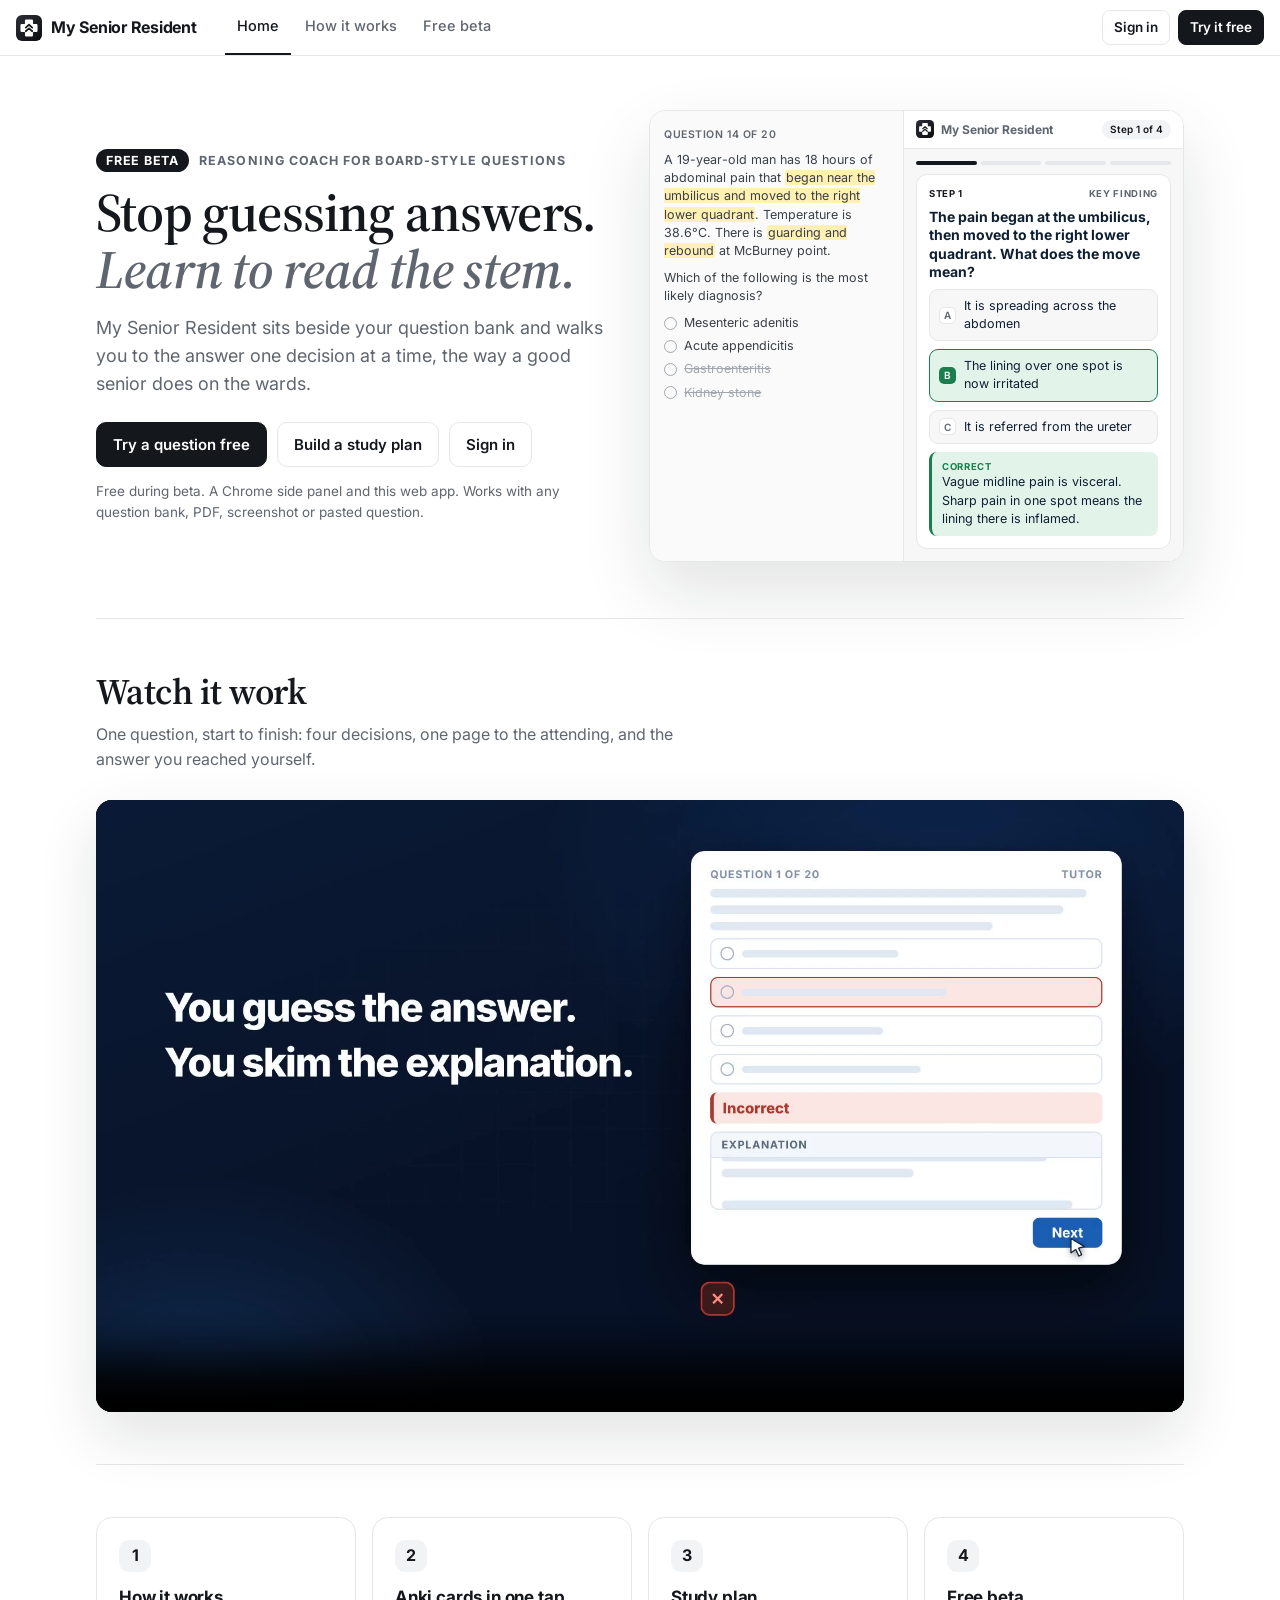
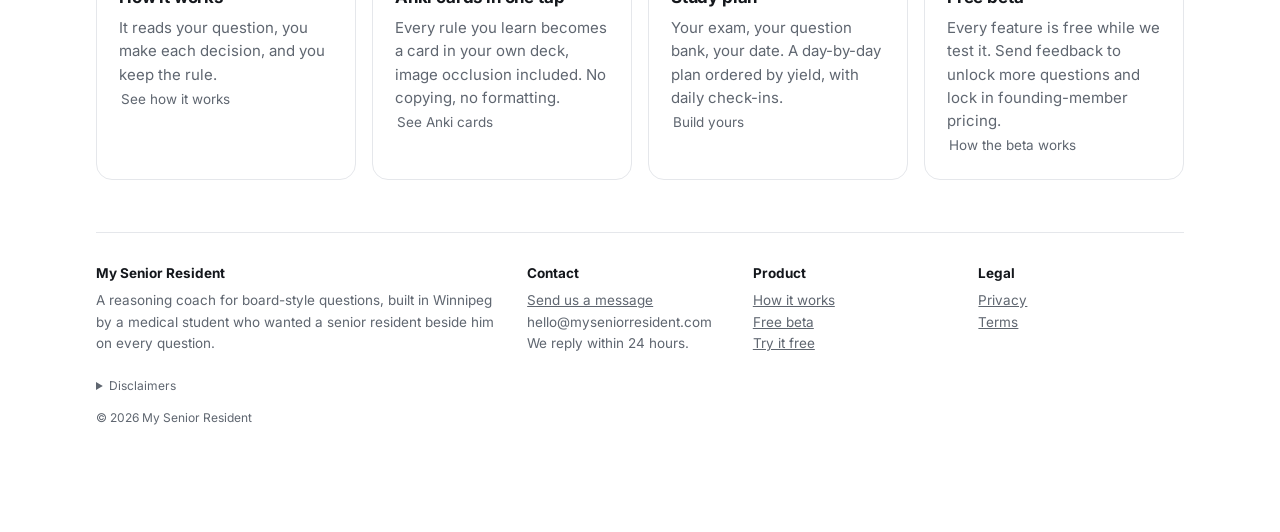
<file: index.html>
<!doctype html>
<html lang="en">
<head>
<meta charset="utf-8">
<meta name="viewport" content="width=device-width,initial-scale=1,viewport-fit=cover">
<title>My Senior Resident: reasoning coach for board-style questions</title>
<meta name="description" content="A reasoning coach for board-style questions. It walks you to the answer one decision at a time, turns what you learn into Anki cards, and builds your study plan.">
<meta property="og:title" content="My Senior Resident">
<meta property="og:description" content="A reasoning coach for board-style questions. It walks you to the answer one decision at a time, turns what you learn into Anki cards, and builds your study plan.">
<meta property="og:image" content="assets/promo-poster.jpg">
<link rel="icon" href="assets/logo.svg" type="image/svg+xml">
<link rel="preconnect" href="https://fonts.googleapis.com">
<link rel="stylesheet" href="https://fonts.googleapis.com/css2?family=Inter:wght@400;500;600;700&family=Source+Serif+4:ital,opsz,wght@0,8..60,600;1,8..60,600&display=swap">
<link rel="stylesheet" href="app/app.css?v=76">
<script>if(location.hash==='#how')location.replace('how.html');else if(/^#(pricing|plans)$/.test(location.hash))location.replace('pricing.html');else if(/^#(coach|plan|exam|stats|try|signin|signup)$/.test(location.hash))location.replace('app/'+location.hash);</script>
</head>
<body class="site home landing">
<header class="top"><a class="brand" href="./"><svg viewBox="0 0 64 64" width="26" height="26" aria-hidden="true"><defs><linearGradient id="lg" x1="0" y1="0" x2="1" y2="1"><stop offset="0" stop-color="#2b2f36"/><stop offset="1" stop-color="#0b0d10"/></linearGradient></defs><rect width="64" height="64" rx="15" fill="url(#lg)"/><path d="M25 11h14a3 3 0 0 1 3 3v8h8a3 3 0 0 1 3 3v14a3 3 0 0 1-3 3h-8v8a3 3 0 0 1-3 3H25a3 3 0 0 1-3-3v-8h-8a3 3 0 0 1-3-3V25a3 3 0 0 1 3-3h8v-8a3 3 0 0 1 3-3z" fill="#fff"/><path d="M24 31l8-7 8 7M24 40l8-7 8 7" fill="none" stroke="#14171c" stroke-width="4.2" stroke-linecap="round" stroke-linejoin="round"/></svg><span>My Senior Resident</span></a>
<nav class="sitetabs" aria-label="Site"><a href="./" class="on">Home</a><a href="how.html">How it works</a><a href="pricing.html">Free beta</a></nav><span class="spacer"></span>
<nav class="lnav"><a class="btn ghost sm" href="app/#signin">Sign in</a><a class="btn sm" href="app/#try">Try it free</a></nav></header>
<div class="wrap"><div id="stage"><div class="hm"><section class="hm-hero"><div><p class="hm-eye"><span class="hm-beta">Free beta</span> Reasoning coach for board-style questions</p><h1>Stop guessing answers. <em>Learn to read the stem.</em></h1><p class="hm-lede">My Senior Resident sits beside your question bank and walks you to the answer one decision at a time, the way a good senior does on the wards.</p><div class="hm-cta"><a href="app/#try" class="btn">Try a question free</a><a href="app/#plan" class="btn ghost">Build a study plan</a><a href="app/#signin" class="btn ghost">Sign in</a></div><p class="hm-fine">Free during beta. A Chrome side panel and this web app. Works with any question bank, PDF, screenshot or pasted question.</p></div><div class="hm-mock" aria-hidden="true"><div class="q"><span class="bar2">Question 14 of 20</span><p>A 19-year-old man has 18 hours of abdominal pain that <mark>began near the umbilicus and moved to the right lower quadrant</mark>. Temperature is 38.6°C. There is <mark>guarding and rebound</mark> at McBurney point.</p><p>Which of the following is the most likely diagnosis?</p><ol><li>Mesenteric adenitis</li><li>Acute appendicitis</li><li class="out">Gastroenteritis</li><li class="out">Kidney stone</li></ol></div><div class="p"><div class="ph"><svg viewBox="0 0 64 64" width="26" height="26" aria-hidden="true"><defs><linearGradient id="lg" x1="0" y1="0" x2="1" y2="1"><stop offset="0" stop-color="#2b2f36"></stop><stop offset="1" stop-color="#0b0d10"></stop></linearGradient></defs><rect width="64" height="64" rx="15" fill="url(#lg)"></rect><path d="M25 11h14a3 3 0 0 1 3 3v8h8a3 3 0 0 1 3 3v14a3 3 0 0 1-3 3h-8v8a3 3 0 0 1-3 3H25a3 3 0 0 1-3-3v-8h-8a3 3 0 0 1-3-3V25a3 3 0 0 1 3-3h8v-8a3 3 0 0 1 3-3z" fill="#fff"></path><path d="M24 31l8-7 8 7M24 40l8-7 8 7" fill="none" stroke="#14171c" stroke-width="4.2" stroke-linecap="round" stroke-linejoin="round"></path></svg>My Senior Resident<span>Step 1 of 4</span></div><div class="pb"><div class="prog"><i class="n"></i><i></i><i></i><i></i></div><div class="cd"><div class="st">Step 1 <b>Key finding</b></div><h4>The pain began at the umbilicus, then moved to the right lower quadrant. What does the move mean?</h4><div class="o"><kbd>A</kbd>It is spreading across the abdomen</div><div class="o g"><kbd>B</kbd>The lining over one spot is now irritated</div><div class="o"><kbd>C</kbd>It is referred from the ureter</div><div class="fbk"><b>Correct</b>Vague midline pain is visceral. Sharp pain in one spot means the lining there is inflamed.</div></div></div></div></div></section><section class="hm-sec hm-vid"><div class="hm-vidhd"><h2>Watch it work</h2><p class="hm-sub">One question, start to finish: four decisions, one page to the attending, and the answer you reached yourself.</p></div><div class="hm-video"><video controls="" playsinline="" preload="none" poster="assets/promo-poster.jpg" src="assets/promo.mp4?v=2"></video></div></section><section class="hm-sec"><div class="hm-steps hm-links"><div><h3>How it works</h3><p>It reads your question, you make each decision, and you keep the rule.</p><a href="how.html" class="lnk">See how it works</a></div><div><h3>Anki cards in one tap</h3><p>Every rule you learn becomes a card in your own deck, image occlusion included. No copying, no formatting.</p><a href="how.html" class="lnk">See Anki cards</a></div><div><h3>Study plan</h3><p>Your exam, your question bank, your date. A day-by-day plan ordered by yield, with daily check-ins.</p><a href="app/#plan" class="lnk">Build yours</a></div><div><h3>Free beta</h3><p>Every feature is free while we test it. Send feedback to unlock more questions and lock in founding-member pricing.</p><a href="pricing.html" class="lnk">How the beta works</a></div></div></section><footer class="hm-foot"><div class="hf-grid"><div><b>My Senior Resident</b><p>A reasoning coach for board-style questions, built in Winnipeg by a medical student who wanted a senior resident beside him on every question.</p></div><div><b>Contact</b><p><a href="app/#help">Send us a message</a><br>hello@myseniorresident.com<br>We reply within 24 hours.</p></div><div><b>Product</b><p><a href="how.html">How it works</a><br><a href="pricing.html">Free beta</a><br><a href="app/#try">Try it free</a></p></div><div><b>Legal</b><p><a href="privacy.html" target="_blank" rel="noopener">Privacy</a><br><a href="terms.html" target="_blank" rel="noopener">Terms</a></p></div></div><details class="hf-legal"><summary>Disclaimers</summary><p>A study aid for students. Not medical advice. My Senior Resident is an independent product and is not affiliated with, endorsed by or sponsored by any question bank, publisher, flashcard app, medical school or exam body. All trademarks belong to their owners. You are responsible for following the terms of any service you use it with. My Senior Resident never copies, stores or shares question bank content.</p></details><p class="hf-copy">© 2026 My Senior Resident</p></footer></div></div></div>

<div class="cm-back" id="cm" hidden><form class="cm" id="cmf" novalidate aria-labelledby="cmh">
<button type="button" class="cm-x" data-cm-close aria-label="Close">&times;</button>
<h2 id="cmh">Send us a message</h2><p class="cm-sub">We reply within 24 hours.</p>
<label>What is it about?<select id="cmt"><option value="question">A question</option><option value="problem">Something is not working</option><option value="idea">An idea or feedback</option><option value="billing">Billing or my plan</option><option value="other">Other</option></select></label>
<label>Your name<input id="cmn" autocomplete="name" maxlength="120"></label>
<label>Your email<input id="cme" type="email" autocomplete="email" required maxlength="200" placeholder="So we can reply"></label>
<label>Message<textarea id="cmm" rows="5" required maxlength="6000" placeholder="Tell us in your own words"></textarea></label>
<p class="cm-err" id="cmerr" role="alert"></p>
<div class="cm-row"><button type="button" class="btn ghost" data-cm-close>Cancel</button><button type="submit" class="btn" id="cms">Send</button></div>
</form><div class="cm cm-done" id="cmdone" hidden><h2>Message sent</h2><p class="cm-sub">Thanks. We will reply to your email within 24 hours.</p><div class="cm-row"><button type="button" class="btn" data-cm-close>Done</button></div></div></div>
<style>
.cm-back{position:fixed;inset:0;z-index:60;background:rgba(10,16,26,.45);display:flex;align-items:center;justify-content:center;padding:16px}
.cm-back[hidden]{display:none}
.cm{position:relative;background:var(--surface);color:var(--fg);border:1px solid var(--line);border-radius:16px;padding:22px;width:100%;max-width:460px;display:flex;flex-direction:column;gap:12px;box-shadow:0 20px 60px rgba(0,0,0,.25)}
.cm h2{margin:0;font-size:20px}.cm-sub{margin:-6px 0 4px;color:var(--muted);font-size:14px}
.cm label{display:flex;flex-direction:column;gap:5px;font-size:13.5px;font-weight:600}
.cm input,.cm select,.cm textarea{font:inherit;font-weight:400;font-size:15px;padding:10px 12px;border:1px solid var(--line);border-radius:10px;background:var(--bg);color:var(--fg)}
.cm textarea{resize:vertical}.cm-row{display:flex;justify-content:flex-end;gap:8px}
.cm-err{color:#c5221f;font-size:13px;margin:0;min-height:0}
.cm-x{position:absolute;top:10px;right:12px;border:0;background:none;font-size:24px;line-height:1;color:var(--muted);cursor:pointer}
</style>
<script src="config.js"></script>
<script>(function(){
var back=document.getElementById('cm'),f=document.getElementById('cmf'),done=document.getElementById('cmdone'),err=document.getElementById('cmerr'),btn=document.getElementById('cms');
function open(e){if(e)e.preventDefault();f.hidden=false;done.hidden=true;err.textContent='';back.hidden=false;setTimeout(function(){document.getElementById('cmt').focus();},30);}
function close(){back.hidden=true;}
document.addEventListener('click',function(e){var a=e.target.closest('a[href$="#help"],[data-contact]');if(a){open(e);return;}if(e.target.closest('[data-cm-close]')||e.target===back)close();});
document.addEventListener('keydown',function(e){if(e.key==='Escape'&&!back.hidden)close();});
f.addEventListener('submit',async function(e){e.preventDefault();
var t=document.getElementById('cmt').value,n=document.getElementById('cmn').value.trim(),m=document.getElementById('cme').value.trim(),b=document.getElementById('cmm').value.trim();
if(!/^\S+@\S+\.\S+$/.test(m)){err.textContent='Please add an email so we can reply.';return;}
if(b.length<3){err.textContent='Please write a message.';return;}
var kind=t==='problem'?'problem':t==='idea'?'idea':'other';
btn.disabled=true;err.textContent='';
try{var C=window.SR_CONFIG||window.CFG||{};var url=(C.SUPABASE_URL)+'/rest/v1/sr_feedback',k=C.SUPABASE_ANON_KEY;
var r=await fetch(url,{method:'POST',headers:{apikey:k,Authorization:'Bearer '+k,'Content-Type':'application/json',Prefer:'return=minimal'},body:JSON.stringify({kind:kind,body:b,email:m,meta:{where:'website',type:t,name:n,page:location.pathname}})});
if(!r.ok)throw new Error(r.status);f.reset();f.hidden=true;done.hidden=false;}
catch(x){err.textContent='That did not send. Please try again in a moment.';}
btn.disabled=false;});
})();</script>
</body>
</html>
</file>
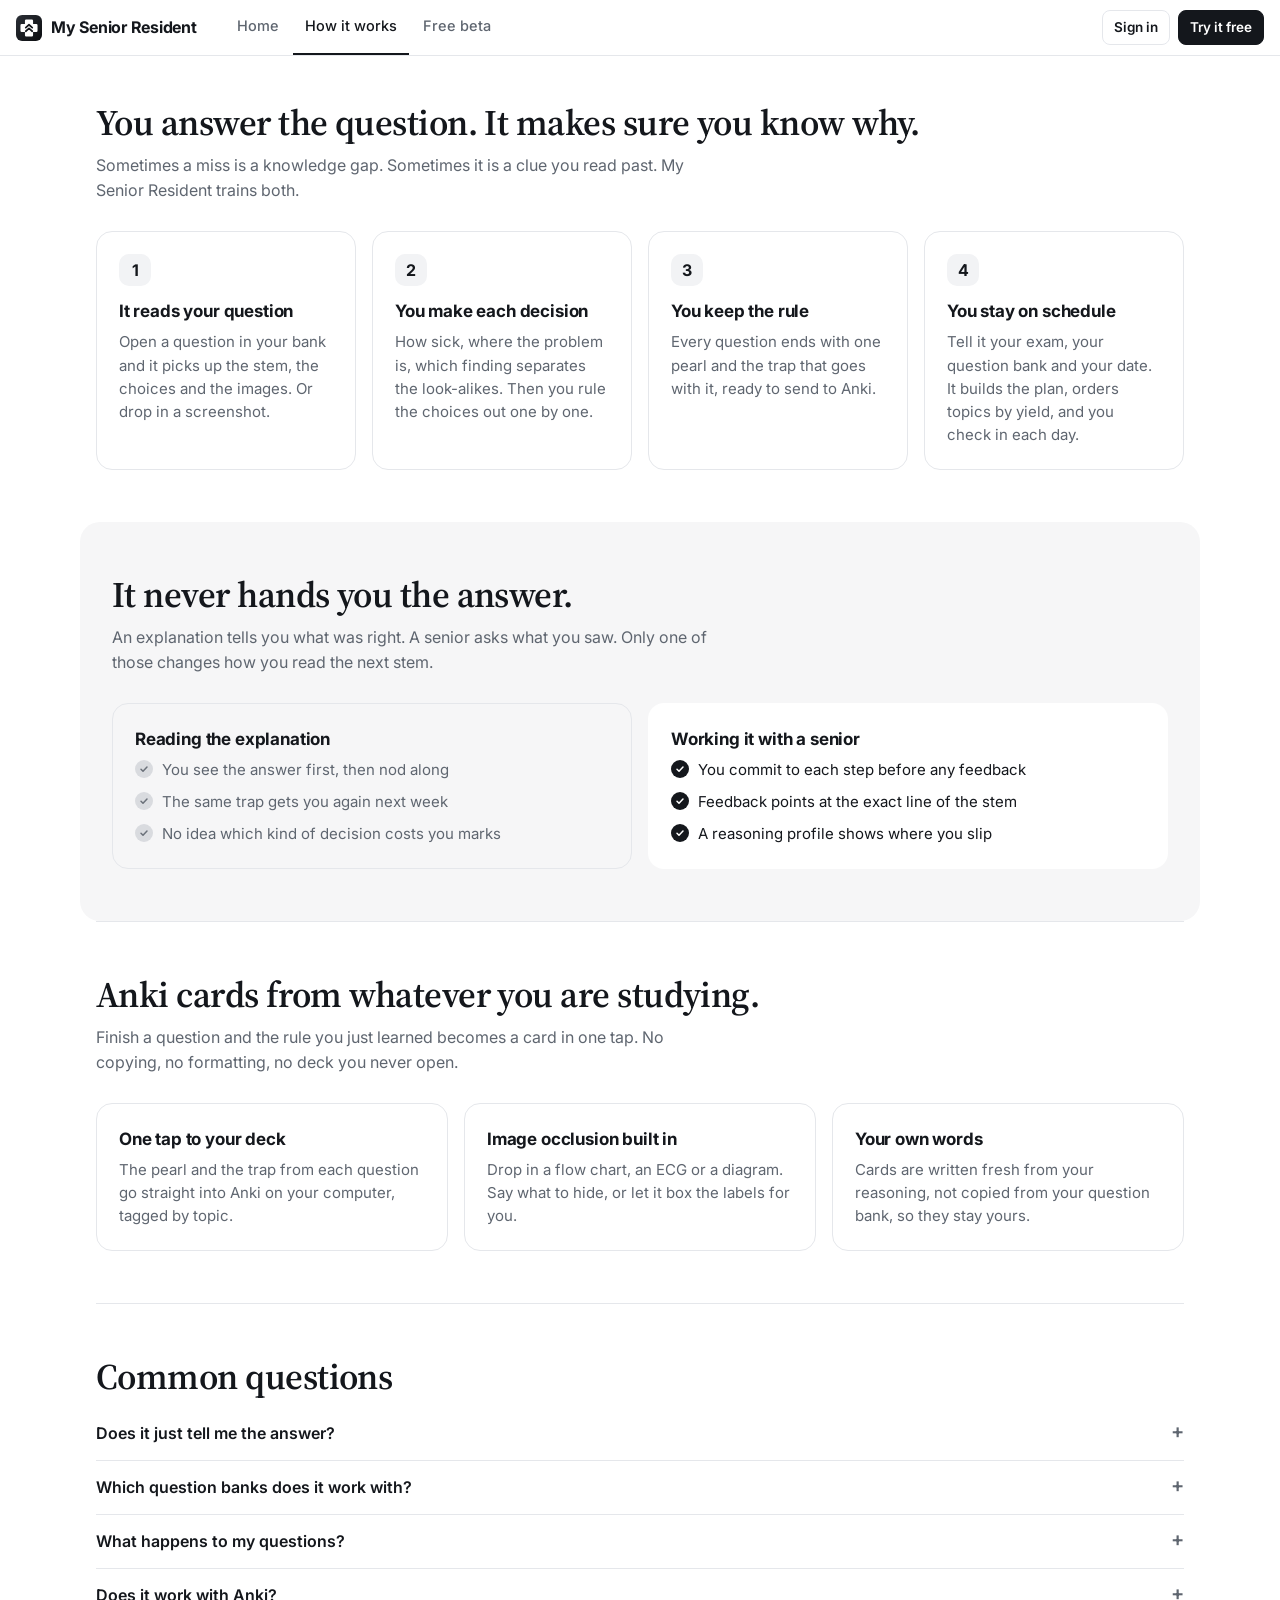
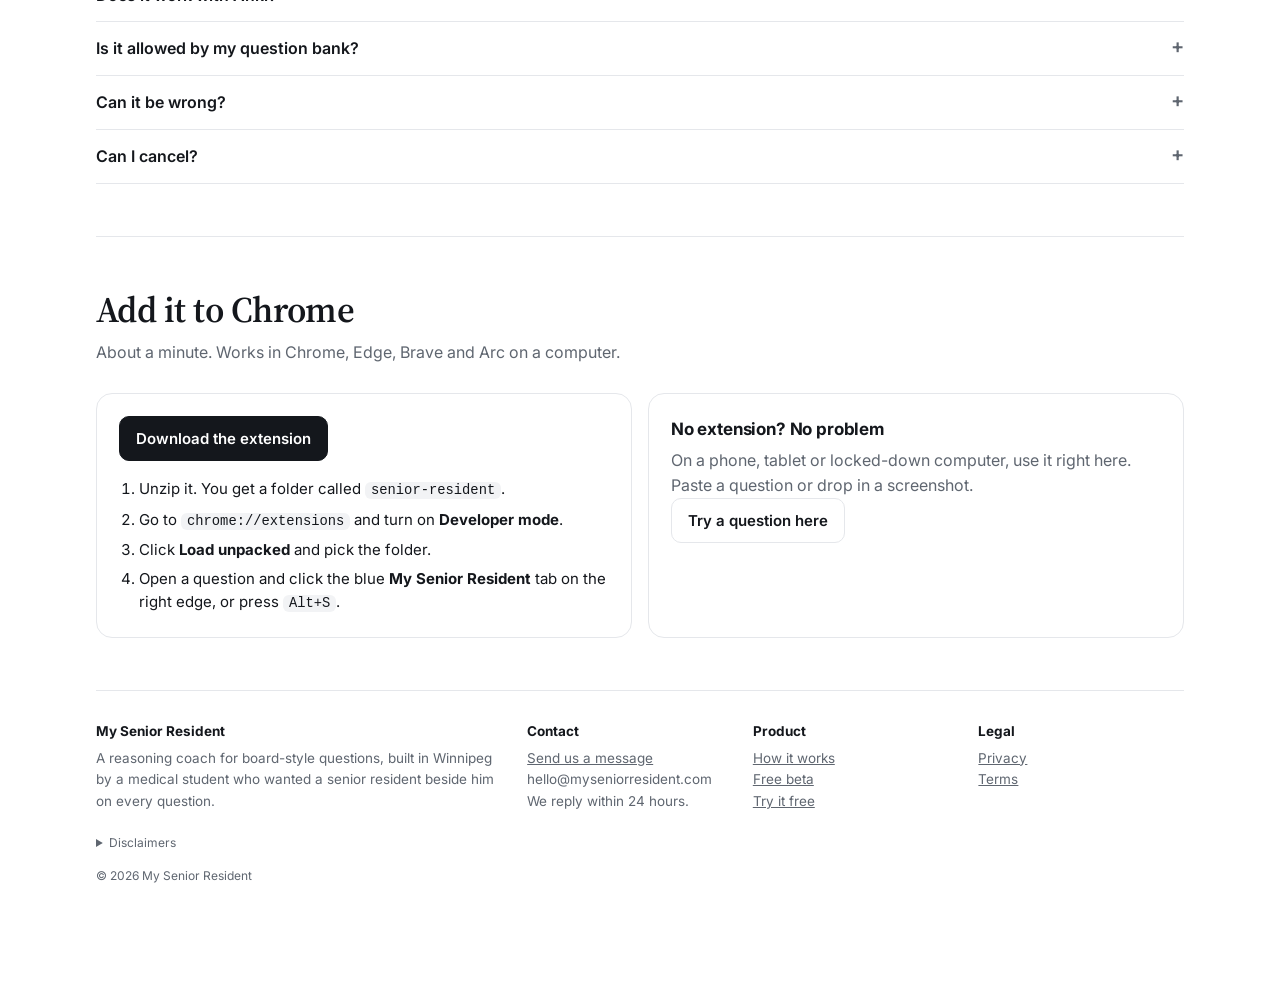
<file: how.html>
<!doctype html>
<html lang="en">
<head>
<meta charset="utf-8">
<meta name="viewport" content="width=device-width,initial-scale=1,viewport-fit=cover">
<title>How it works | My Senior Resident</title>
<meta name="description" content="A reasoning coach for board-style questions. It walks you to the answer one decision at a time, turns what you learn into Anki cards, and builds your study plan.">
<meta property="og:title" content="My Senior Resident">
<meta property="og:description" content="A reasoning coach for board-style questions. It walks you to the answer one decision at a time, turns what you learn into Anki cards, and builds your study plan.">
<meta property="og:image" content="assets/promo-poster.jpg">
<link rel="icon" href="assets/logo.svg" type="image/svg+xml">
<link rel="preconnect" href="https://fonts.googleapis.com">
<link rel="stylesheet" href="https://fonts.googleapis.com/css2?family=Inter:wght@400;500;600;700&family=Source+Serif+4:ital,opsz,wght@0,8..60,600;1,8..60,600&display=swap">
<link rel="stylesheet" href="app/app.css?v=76">
<script>if(location.hash==='#how')location.replace('how.html');else if(/^#(pricing|plans)$/.test(location.hash))location.replace('pricing.html');else if(/^#(coach|plan|exam|stats|try|signin|signup)$/.test(location.hash))location.replace('app/'+location.hash);</script>
</head>
<body class="site home landing">
<header class="top"><a class="brand" href="./"><svg viewBox="0 0 64 64" width="26" height="26" aria-hidden="true"><defs><linearGradient id="lg" x1="0" y1="0" x2="1" y2="1"><stop offset="0" stop-color="#2b2f36"/><stop offset="1" stop-color="#0b0d10"/></linearGradient></defs><rect width="64" height="64" rx="15" fill="url(#lg)"/><path d="M25 11h14a3 3 0 0 1 3 3v8h8a3 3 0 0 1 3 3v14a3 3 0 0 1-3 3h-8v8a3 3 0 0 1-3 3H25a3 3 0 0 1-3-3v-8h-8a3 3 0 0 1-3-3V25a3 3 0 0 1 3-3h8v-8a3 3 0 0 1 3-3z" fill="#fff"/><path d="M24 31l8-7 8 7M24 40l8-7 8 7" fill="none" stroke="#14171c" stroke-width="4.2" stroke-linecap="round" stroke-linejoin="round"/></svg><span>My Senior Resident</span></a>
<nav class="sitetabs" aria-label="Site"><a href="./">Home</a><a href="how.html" class="on">How it works</a><a href="pricing.html">Free beta</a></nav><span class="spacer"></span>
<nav class="lnav"><a class="btn ghost sm" href="app/#signin">Sign in</a><a class="btn sm" href="app/#try">Try it free</a></nav></header>
<div class="wrap"><div id="stage"><div class="hm"><section class="hm-sec hm-first" id="how"><h2>You answer the question. It makes sure you know why.</h2><p class="hm-sub">Sometimes a miss is a knowledge gap. Sometimes it is a clue you read past. My Senior Resident trains both.</p><div class="hm-steps"><div><h3>It reads your question</h3><p>Open a question in your bank and it picks up the stem, the choices and the images. Or drop in a screenshot.</p></div><div><h3>You make each decision</h3><p>How sick, where the problem is, which finding separates the look-alikes. Then you rule the choices out one by one.</p></div><div><h3>You keep the rule</h3><p>Every question ends with one pearl and the trap that goes with it, ready to send to Anki.</p></div><div><h3>You stay on schedule</h3><p>Tell it your exam, your question bank and your date. It builds the plan, orders topics by yield, and you check in each day.</p></div></div></section><section class="hm-band"><h2>It never hands you the answer.</h2><p class="hm-sub">An explanation tells you what was right. A senior asks what you saw. Only one of those changes how you read the next stem.</p><div class="hm-cmp"><div><h3>Reading the explanation</h3><ul><li><svg viewBox="0 0 24 24" fill="none" stroke="currentColor" stroke-width="3" stroke-linecap="round" stroke-linejoin="round"><path d="M6 12.5l4 4L18 8"></path></svg><span>You see the answer first, then nod along</span></li><li><svg viewBox="0 0 24 24" fill="none" stroke="currentColor" stroke-width="3" stroke-linecap="round" stroke-linejoin="round"><path d="M6 12.5l4 4L18 8"></path></svg><span>The same trap gets you again next week</span></li><li><svg viewBox="0 0 24 24" fill="none" stroke="currentColor" stroke-width="3" stroke-linecap="round" stroke-linejoin="round"><path d="M6 12.5l4 4L18 8"></path></svg><span>No idea which kind of decision costs you marks</span></li></ul></div><div class="y"><h3>Working it with a senior</h3><ul><li><svg viewBox="0 0 24 24" fill="none" stroke="currentColor" stroke-width="3" stroke-linecap="round" stroke-linejoin="round"><path d="M6 12.5l4 4L18 8"></path></svg><span>You commit to each step before any feedback</span></li><li><svg viewBox="0 0 24 24" fill="none" stroke="currentColor" stroke-width="3" stroke-linecap="round" stroke-linejoin="round"><path d="M6 12.5l4 4L18 8"></path></svg><span>Feedback points at the exact line of the stem</span></li><li><svg viewBox="0 0 24 24" fill="none" stroke="currentColor" stroke-width="3" stroke-linecap="round" stroke-linejoin="round"><path d="M6 12.5l4 4L18 8"></path></svg><span>A reasoning profile shows where you slip</span></li></ul></div></div></section><section class="hm-sec" id="anki"><h2>Anki cards from whatever you are studying.</h2><p class="hm-sub">Finish a question and the rule you just learned becomes a card in one tap. No copying, no formatting, no deck you never open.</p><div class="hm-anki"><div><h3>One tap to your deck</h3><p>The pearl and the trap from each question go straight into Anki on your computer, tagged by topic.</p></div><div><h3>Image occlusion built in</h3><p>Drop in a flow chart, an ECG or a diagram. Say what to hide, or let it box the labels for you.</p></div><div><h3>Your own words</h3><p>Cards are written fresh from your reasoning, not copied from your question bank, so they stay yours.</p></div></div></section><section class="hm-sec" id="faq"><h2>Common questions</h2><details class="hm-faq"><summary>Does it just tell me the answer?</summary><p>No. You make each decision and rule choices out until one is left. Then check it against your question bank.</p></details><details class="hm-faq"><summary>Which question banks does it work with?</summary><p>Any of them. My Senior Resident is independent and is not affiliated with or endorsed by any question bank or exam body.</p></details><details class="hm-faq"><summary>What happens to my questions?</summary><p>The question you are on is sent to the AI model to build that session, then kept in your own browser. It is not sold, shared or used to build a question database.</p></details><details class="hm-faq"><summary>Does it work with Anki?</summary><p>Yes. Install Anki and its free card-import add-on, and cards go straight into your deck. The setup steps are in the app.</p></details><details class="hm-faq"><summary>Is it allowed by my question bank?</summary><p>My Senior Resident is read only. It never clicks, answers or changes anything, never copies screens, and never stores or shares questions. Each bank sets its own rules, so check yours. You are responsible for following them.</p></details><details class="hm-faq"><summary>Can it be wrong?</summary><p>Yes. It is an AI study aid and it can make mistakes. When it disagrees with your question bank, trust the bank. It is not medical advice.</p></details><details class="hm-faq"><summary>Can I cancel?</summary><p>Yes, anytime, from Manage subscription in your account. You keep your plan until the end of the period you paid for.</p></details></section><section class="hm-sec" id="install"><h2>Add it to Chrome</h2><p class="hm-sub">About a minute. Works in Chrome, Edge, Brave and Arc on a computer.</p><div class="hm-two"><div class="hm-box"><a class="btn" href="extension/senior-resident.zip" download="">Download the extension</a><ol><li>Unzip it. You get a folder called <code>senior-resident</code>.</li><li>Go to <code>chrome://extensions</code> and turn on <b>Developer mode</b>.</li><li>Click <b>Load unpacked</b> and pick the folder.</li><li>Open a question and click the blue <b>My Senior Resident</b> tab on the right edge, or press <code>Alt+S</code>.</li></ol></div><div class="hm-box"><h3>No extension? No problem</h3><p class="muted">On a phone, tablet or locked-down computer, use it right here. Paste a question or drop in a screenshot.</p><a href="app/#try" class="btn ghost">Try a question here</a></div></div></section><footer class="hm-foot"><div class="hf-grid"><div><b>My Senior Resident</b><p>A reasoning coach for board-style questions, built in Winnipeg by a medical student who wanted a senior resident beside him on every question.</p></div><div><b>Contact</b><p><a href="app/#help">Send us a message</a><br>hello@myseniorresident.com<br>We reply within 24 hours.</p></div><div><b>Product</b><p><a href="how.html">How it works</a><br><a href="pricing.html">Free beta</a><br><a href="app/#try">Try it free</a></p></div><div><b>Legal</b><p><a href="privacy.html" target="_blank" rel="noopener">Privacy</a><br><a href="terms.html" target="_blank" rel="noopener">Terms</a></p></div></div><details class="hf-legal"><summary>Disclaimers</summary><p>A study aid for students. Not medical advice. My Senior Resident is an independent product and is not affiliated with, endorsed by or sponsored by any question bank, publisher, flashcard app, medical school or exam body. All trademarks belong to their owners. You are responsible for following the terms of any service you use it with. My Senior Resident never copies, stores or shares question bank content.</p></details><p class="hf-copy">© 2026 My Senior Resident</p></footer></div></div></div>

<div class="cm-back" id="cm" hidden><form class="cm" id="cmf" novalidate aria-labelledby="cmh">
<button type="button" class="cm-x" data-cm-close aria-label="Close">&times;</button>
<h2 id="cmh">Send us a message</h2><p class="cm-sub">We reply within 24 hours.</p>
<label>What is it about?<select id="cmt"><option value="question">A question</option><option value="problem">Something is not working</option><option value="idea">An idea or feedback</option><option value="billing">Billing or my plan</option><option value="other">Other</option></select></label>
<label>Your name<input id="cmn" autocomplete="name" maxlength="120"></label>
<label>Your email<input id="cme" type="email" autocomplete="email" required maxlength="200" placeholder="So we can reply"></label>
<label>Message<textarea id="cmm" rows="5" required maxlength="6000" placeholder="Tell us in your own words"></textarea></label>
<p class="cm-err" id="cmerr" role="alert"></p>
<div class="cm-row"><button type="button" class="btn ghost" data-cm-close>Cancel</button><button type="submit" class="btn" id="cms">Send</button></div>
</form><div class="cm cm-done" id="cmdone" hidden><h2>Message sent</h2><p class="cm-sub">Thanks. We will reply to your email within 24 hours.</p><div class="cm-row"><button type="button" class="btn" data-cm-close>Done</button></div></div></div>
<style>
.cm-back{position:fixed;inset:0;z-index:60;background:rgba(10,16,26,.45);display:flex;align-items:center;justify-content:center;padding:16px}
.cm-back[hidden]{display:none}
.cm{position:relative;background:var(--surface);color:var(--fg);border:1px solid var(--line);border-radius:16px;padding:22px;width:100%;max-width:460px;display:flex;flex-direction:column;gap:12px;box-shadow:0 20px 60px rgba(0,0,0,.25)}
.cm h2{margin:0;font-size:20px}.cm-sub{margin:-6px 0 4px;color:var(--muted);font-size:14px}
.cm label{display:flex;flex-direction:column;gap:5px;font-size:13.5px;font-weight:600}
.cm input,.cm select,.cm textarea{font:inherit;font-weight:400;font-size:15px;padding:10px 12px;border:1px solid var(--line);border-radius:10px;background:var(--bg);color:var(--fg)}
.cm textarea{resize:vertical}.cm-row{display:flex;justify-content:flex-end;gap:8px}
.cm-err{color:#c5221f;font-size:13px;margin:0;min-height:0}
.cm-x{position:absolute;top:10px;right:12px;border:0;background:none;font-size:24px;line-height:1;color:var(--muted);cursor:pointer}
</style>
<script src="config.js"></script>
<script>(function(){
var back=document.getElementById('cm'),f=document.getElementById('cmf'),done=document.getElementById('cmdone'),err=document.getElementById('cmerr'),btn=document.getElementById('cms');
function open(e){if(e)e.preventDefault();f.hidden=false;done.hidden=true;err.textContent='';back.hidden=false;setTimeout(function(){document.getElementById('cmt').focus();},30);}
function close(){back.hidden=true;}
document.addEventListener('click',function(e){var a=e.target.closest('a[href$="#help"],[data-contact]');if(a){open(e);return;}if(e.target.closest('[data-cm-close]')||e.target===back)close();});
document.addEventListener('keydown',function(e){if(e.key==='Escape'&&!back.hidden)close();});
f.addEventListener('submit',async function(e){e.preventDefault();
var t=document.getElementById('cmt').value,n=document.getElementById('cmn').value.trim(),m=document.getElementById('cme').value.trim(),b=document.getElementById('cmm').value.trim();
if(!/^\S+@\S+\.\S+$/.test(m)){err.textContent='Please add an email so we can reply.';return;}
if(b.length<3){err.textContent='Please write a message.';return;}
var kind=t==='problem'?'problem':t==='idea'?'idea':'other';
btn.disabled=true;err.textContent='';
try{var C=window.SR_CONFIG||window.CFG||{};var url=(C.SUPABASE_URL)+'/rest/v1/sr_feedback',k=C.SUPABASE_ANON_KEY;
var r=await fetch(url,{method:'POST',headers:{apikey:k,Authorization:'Bearer '+k,'Content-Type':'application/json',Prefer:'return=minimal'},body:JSON.stringify({kind:kind,body:b,email:m,meta:{where:'website',type:t,name:n,page:location.pathname}})});
if(!r.ok)throw new Error(r.status);f.reset();f.hidden=true;done.hidden=false;}
catch(x){err.textContent='That did not send. Please try again in a moment.';}
btn.disabled=false;});
})();</script>
</body>
</html>
</file>
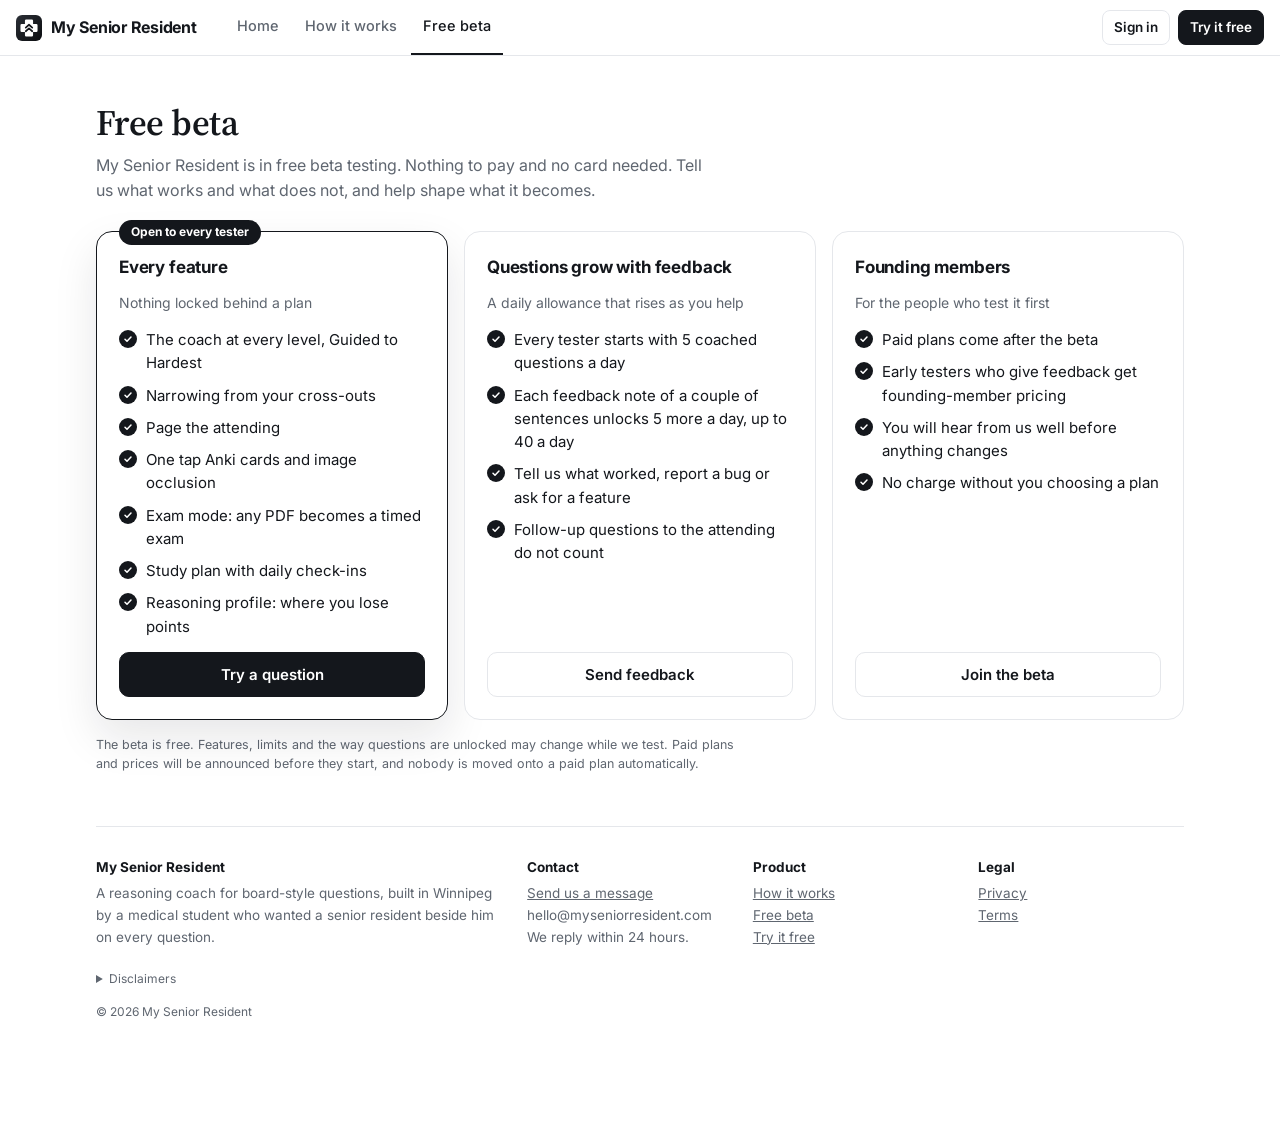
<file: pricing.html>
<!doctype html>
<html lang="en">
<head>
<meta charset="utf-8">
<meta name="viewport" content="width=device-width,initial-scale=1,viewport-fit=cover">
<title>Pricing | My Senior Resident</title>
<meta name="description" content="A reasoning coach for board-style questions. It walks you to the answer one decision at a time, turns what you learn into Anki cards, and builds your study plan.">
<meta property="og:title" content="My Senior Resident">
<meta property="og:description" content="A reasoning coach for board-style questions. It walks you to the answer one decision at a time, turns what you learn into Anki cards, and builds your study plan.">
<meta property="og:image" content="assets/promo-poster.jpg">
<link rel="icon" href="assets/logo.svg" type="image/svg+xml">
<link rel="preconnect" href="https://fonts.googleapis.com">
<link rel="stylesheet" href="https://fonts.googleapis.com/css2?family=Inter:wght@400;500;600;700&family=Source+Serif+4:ital,opsz,wght@0,8..60,600;1,8..60,600&display=swap">
<link rel="stylesheet" href="app/app.css?v=76">
<script>if(location.hash==='#how')location.replace('how.html');else if(/^#(pricing|plans)$/.test(location.hash))location.replace('pricing.html');else if(/^#(coach|plan|exam|stats|try|signin|signup)$/.test(location.hash))location.replace('app/'+location.hash);</script>
</head>
<body class="site home landing">
<header class="top"><a class="brand" href="./"><svg viewBox="0 0 64 64" width="26" height="26" aria-hidden="true"><defs><linearGradient id="lg" x1="0" y1="0" x2="1" y2="1"><stop offset="0" stop-color="#2b2f36"/><stop offset="1" stop-color="#0b0d10"/></linearGradient></defs><rect width="64" height="64" rx="15" fill="url(#lg)"/><path d="M25 11h14a3 3 0 0 1 3 3v8h8a3 3 0 0 1 3 3v14a3 3 0 0 1-3 3h-8v8a3 3 0 0 1-3 3H25a3 3 0 0 1-3-3v-8h-8a3 3 0 0 1-3-3V25a3 3 0 0 1 3-3h8v-8a3 3 0 0 1 3-3z" fill="#fff"/><path d="M24 31l8-7 8 7M24 40l8-7 8 7" fill="none" stroke="#14171c" stroke-width="4.2" stroke-linecap="round" stroke-linejoin="round"/></svg><span>My Senior Resident</span></a>
<nav class="sitetabs" aria-label="Site"><a href="./">Home</a><a href="how.html">How it works</a><a href="pricing.html" class="on">Free beta</a></nav><span class="spacer"></span>
<nav class="lnav"><a class="btn ghost sm" href="app/#signin">Sign in</a><a class="btn sm" href="app/#try">Try it free</a></nav></header>
<div class="wrap"><div id="stage"><div class="hm"><section class="hm-sec hm-first" id="plans"><h2>Free beta</h2><p class="hm-sub">My Senior Resident is in free beta testing. Nothing to pay and no card needed. Tell us what works and what does not, and help shape what it becomes.</p><div class="hm-plans"><div class="hm-plan pro"><span class="tag">Open to every tester</span><h3>Every feature</h3><p class="pk">Nothing locked behind a plan</p><ul><li><svg viewBox="0 0 24 24" fill="none" stroke="currentColor" stroke-width="3" stroke-linecap="round" stroke-linejoin="round"><path d="M6 12.5l4 4L18 8"></path></svg><span>The coach at every level, Guided to Hardest</span></li><li><svg viewBox="0 0 24 24" fill="none" stroke="currentColor" stroke-width="3" stroke-linecap="round" stroke-linejoin="round"><path d="M6 12.5l4 4L18 8"></path></svg><span>Narrowing from your cross-outs</span></li><li><svg viewBox="0 0 24 24" fill="none" stroke="currentColor" stroke-width="3" stroke-linecap="round" stroke-linejoin="round"><path d="M6 12.5l4 4L18 8"></path></svg><span>Page the attending</span></li><li><svg viewBox="0 0 24 24" fill="none" stroke="currentColor" stroke-width="3" stroke-linecap="round" stroke-linejoin="round"><path d="M6 12.5l4 4L18 8"></path></svg><span>One tap Anki cards and image occlusion</span></li><li><svg viewBox="0 0 24 24" fill="none" stroke="currentColor" stroke-width="3" stroke-linecap="round" stroke-linejoin="round"><path d="M6 12.5l4 4L18 8"></path></svg><span>Exam mode: any PDF becomes a timed exam</span></li><li><svg viewBox="0 0 24 24" fill="none" stroke="currentColor" stroke-width="3" stroke-linecap="round" stroke-linejoin="round"><path d="M6 12.5l4 4L18 8"></path></svg><span>Study plan with daily check-ins</span></li><li><svg viewBox="0 0 24 24" fill="none" stroke="currentColor" stroke-width="3" stroke-linecap="round" stroke-linejoin="round"><path d="M6 12.5l4 4L18 8"></path></svg><span>Reasoning profile: where you lose points</span></li></ul><a href="app/#try" class="btn wide">Try a question</a></div><div class="hm-plan"><h3>Questions grow with feedback</h3><p class="pk">A daily allowance that rises as you help</p><ul><li><svg viewBox="0 0 24 24" fill="none" stroke="currentColor" stroke-width="3" stroke-linecap="round" stroke-linejoin="round"><path d="M6 12.5l4 4L18 8"></path></svg><span>Every tester starts with 5 coached questions a day</span></li><li><svg viewBox="0 0 24 24" fill="none" stroke="currentColor" stroke-width="3" stroke-linecap="round" stroke-linejoin="round"><path d="M6 12.5l4 4L18 8"></path></svg><span>Each feedback note of a couple of sentences unlocks 5 more a day, up to 40 a day</span></li><li><svg viewBox="0 0 24 24" fill="none" stroke="currentColor" stroke-width="3" stroke-linecap="round" stroke-linejoin="round"><path d="M6 12.5l4 4L18 8"></path></svg><span>Tell us what worked, report a bug or ask for a feature</span></li><li><svg viewBox="0 0 24 24" fill="none" stroke="currentColor" stroke-width="3" stroke-linecap="round" stroke-linejoin="round"><path d="M6 12.5l4 4L18 8"></path></svg><span>Follow-up questions to the attending do not count</span></li></ul><a href="app/#help" class="btn ghost wide">Send feedback</a></div><div class="hm-plan"><h3>Founding members</h3><p class="pk">For the people who test it first</p><ul><li><svg viewBox="0 0 24 24" fill="none" stroke="currentColor" stroke-width="3" stroke-linecap="round" stroke-linejoin="round"><path d="M6 12.5l4 4L18 8"></path></svg><span>Paid plans come after the beta</span></li><li><svg viewBox="0 0 24 24" fill="none" stroke="currentColor" stroke-width="3" stroke-linecap="round" stroke-linejoin="round"><path d="M6 12.5l4 4L18 8"></path></svg><span>Early testers who give feedback get founding-member pricing</span></li><li><svg viewBox="0 0 24 24" fill="none" stroke="currentColor" stroke-width="3" stroke-linecap="round" stroke-linejoin="round"><path d="M6 12.5l4 4L18 8"></path></svg><span>You will hear from us well before anything changes</span></li><li><svg viewBox="0 0 24 24" fill="none" stroke="currentColor" stroke-width="3" stroke-linecap="round" stroke-linejoin="round"><path d="M6 12.5l4 4L18 8"></path></svg><span>No charge without you choosing a plan</span></li></ul><a href="app/#signup" class="btn ghost wide">Join the beta</a></div></div><p class="hm-legal">The beta is free. Features, limits and the way questions are unlocked may change while we test. Paid plans and prices will be announced before they start, and nobody is moved onto a paid plan automatically.</p></section><footer class="hm-foot"><div class="hf-grid"><div><b>My Senior Resident</b><p>A reasoning coach for board-style questions, built in Winnipeg by a medical student who wanted a senior resident beside him on every question.</p></div><div><b>Contact</b><p><a href="app/#help">Send us a message</a><br>hello@myseniorresident.com<br>We reply within 24 hours.</p></div><div><b>Product</b><p><a href="how.html">How it works</a><br><a href="pricing.html">Free beta</a><br><a href="app/#try">Try it free</a></p></div><div><b>Legal</b><p><a href="privacy.html" target="_blank" rel="noopener">Privacy</a><br><a href="terms.html" target="_blank" rel="noopener">Terms</a></p></div></div><details class="hf-legal"><summary>Disclaimers</summary><p>A study aid for students. Not medical advice. My Senior Resident is an independent product and is not affiliated with, endorsed by or sponsored by any question bank, publisher, flashcard app, medical school or exam body. All trademarks belong to their owners. You are responsible for following the terms of any service you use it with. My Senior Resident never copies, stores or shares question bank content.</p></details><p class="hf-copy">© 2026 My Senior Resident</p></footer></div></div></div>

<div class="cm-back" id="cm" hidden><form class="cm" id="cmf" novalidate aria-labelledby="cmh">
<button type="button" class="cm-x" data-cm-close aria-label="Close">&times;</button>
<h2 id="cmh">Send us a message</h2><p class="cm-sub">We reply within 24 hours.</p>
<label>What is it about?<select id="cmt"><option value="question">A question</option><option value="problem">Something is not working</option><option value="idea">An idea or feedback</option><option value="billing">Billing or my plan</option><option value="other">Other</option></select></label>
<label>Your name<input id="cmn" autocomplete="name" maxlength="120"></label>
<label>Your email<input id="cme" type="email" autocomplete="email" required maxlength="200" placeholder="So we can reply"></label>
<label>Message<textarea id="cmm" rows="5" required maxlength="6000" placeholder="Tell us in your own words"></textarea></label>
<p class="cm-err" id="cmerr" role="alert"></p>
<div class="cm-row"><button type="button" class="btn ghost" data-cm-close>Cancel</button><button type="submit" class="btn" id="cms">Send</button></div>
</form><div class="cm cm-done" id="cmdone" hidden><h2>Message sent</h2><p class="cm-sub">Thanks. We will reply to your email within 24 hours.</p><div class="cm-row"><button type="button" class="btn" data-cm-close>Done</button></div></div></div>
<style>
.cm-back{position:fixed;inset:0;z-index:60;background:rgba(10,16,26,.45);display:flex;align-items:center;justify-content:center;padding:16px}
.cm-back[hidden]{display:none}
.cm{position:relative;background:var(--surface);color:var(--fg);border:1px solid var(--line);border-radius:16px;padding:22px;width:100%;max-width:460px;display:flex;flex-direction:column;gap:12px;box-shadow:0 20px 60px rgba(0,0,0,.25)}
.cm h2{margin:0;font-size:20px}.cm-sub{margin:-6px 0 4px;color:var(--muted);font-size:14px}
.cm label{display:flex;flex-direction:column;gap:5px;font-size:13.5px;font-weight:600}
.cm input,.cm select,.cm textarea{font:inherit;font-weight:400;font-size:15px;padding:10px 12px;border:1px solid var(--line);border-radius:10px;background:var(--bg);color:var(--fg)}
.cm textarea{resize:vertical}.cm-row{display:flex;justify-content:flex-end;gap:8px}
.cm-err{color:#c5221f;font-size:13px;margin:0;min-height:0}
.cm-x{position:absolute;top:10px;right:12px;border:0;background:none;font-size:24px;line-height:1;color:var(--muted);cursor:pointer}
</style>
<script src="config.js"></script>
<script>(function(){
var back=document.getElementById('cm'),f=document.getElementById('cmf'),done=document.getElementById('cmdone'),err=document.getElementById('cmerr'),btn=document.getElementById('cms');
function open(e){if(e)e.preventDefault();f.hidden=false;done.hidden=true;err.textContent='';back.hidden=false;setTimeout(function(){document.getElementById('cmt').focus();},30);}
function close(){back.hidden=true;}
document.addEventListener('click',function(e){var a=e.target.closest('a[href$="#help"],[data-contact]');if(a){open(e);return;}if(e.target.closest('[data-cm-close]')||e.target===back)close();});
document.addEventListener('keydown',function(e){if(e.key==='Escape'&&!back.hidden)close();});
f.addEventListener('submit',async function(e){e.preventDefault();
var t=document.getElementById('cmt').value,n=document.getElementById('cmn').value.trim(),m=document.getElementById('cme').value.trim(),b=document.getElementById('cmm').value.trim();
if(!/^\S+@\S+\.\S+$/.test(m)){err.textContent='Please add an email so we can reply.';return;}
if(b.length<3){err.textContent='Please write a message.';return;}
var kind=t==='problem'?'problem':t==='idea'?'idea':'other';
btn.disabled=true;err.textContent='';
try{var C=window.SR_CONFIG||window.CFG||{};var url=(C.SUPABASE_URL)+'/rest/v1/sr_feedback',k=C.SUPABASE_ANON_KEY;
var r=await fetch(url,{method:'POST',headers:{apikey:k,Authorization:'Bearer '+k,'Content-Type':'application/json',Prefer:'return=minimal'},body:JSON.stringify({kind:kind,body:b,email:m,meta:{where:'website',type:t,name:n,page:location.pathname}})});
if(!r.ok)throw new Error(r.status);f.reset();f.hidden=true;done.hidden=false;}
catch(x){err.textContent='That did not send. Please try again in a moment.';}
btn.disabled=false;});
})();</script>
</body>
</html>
</file>
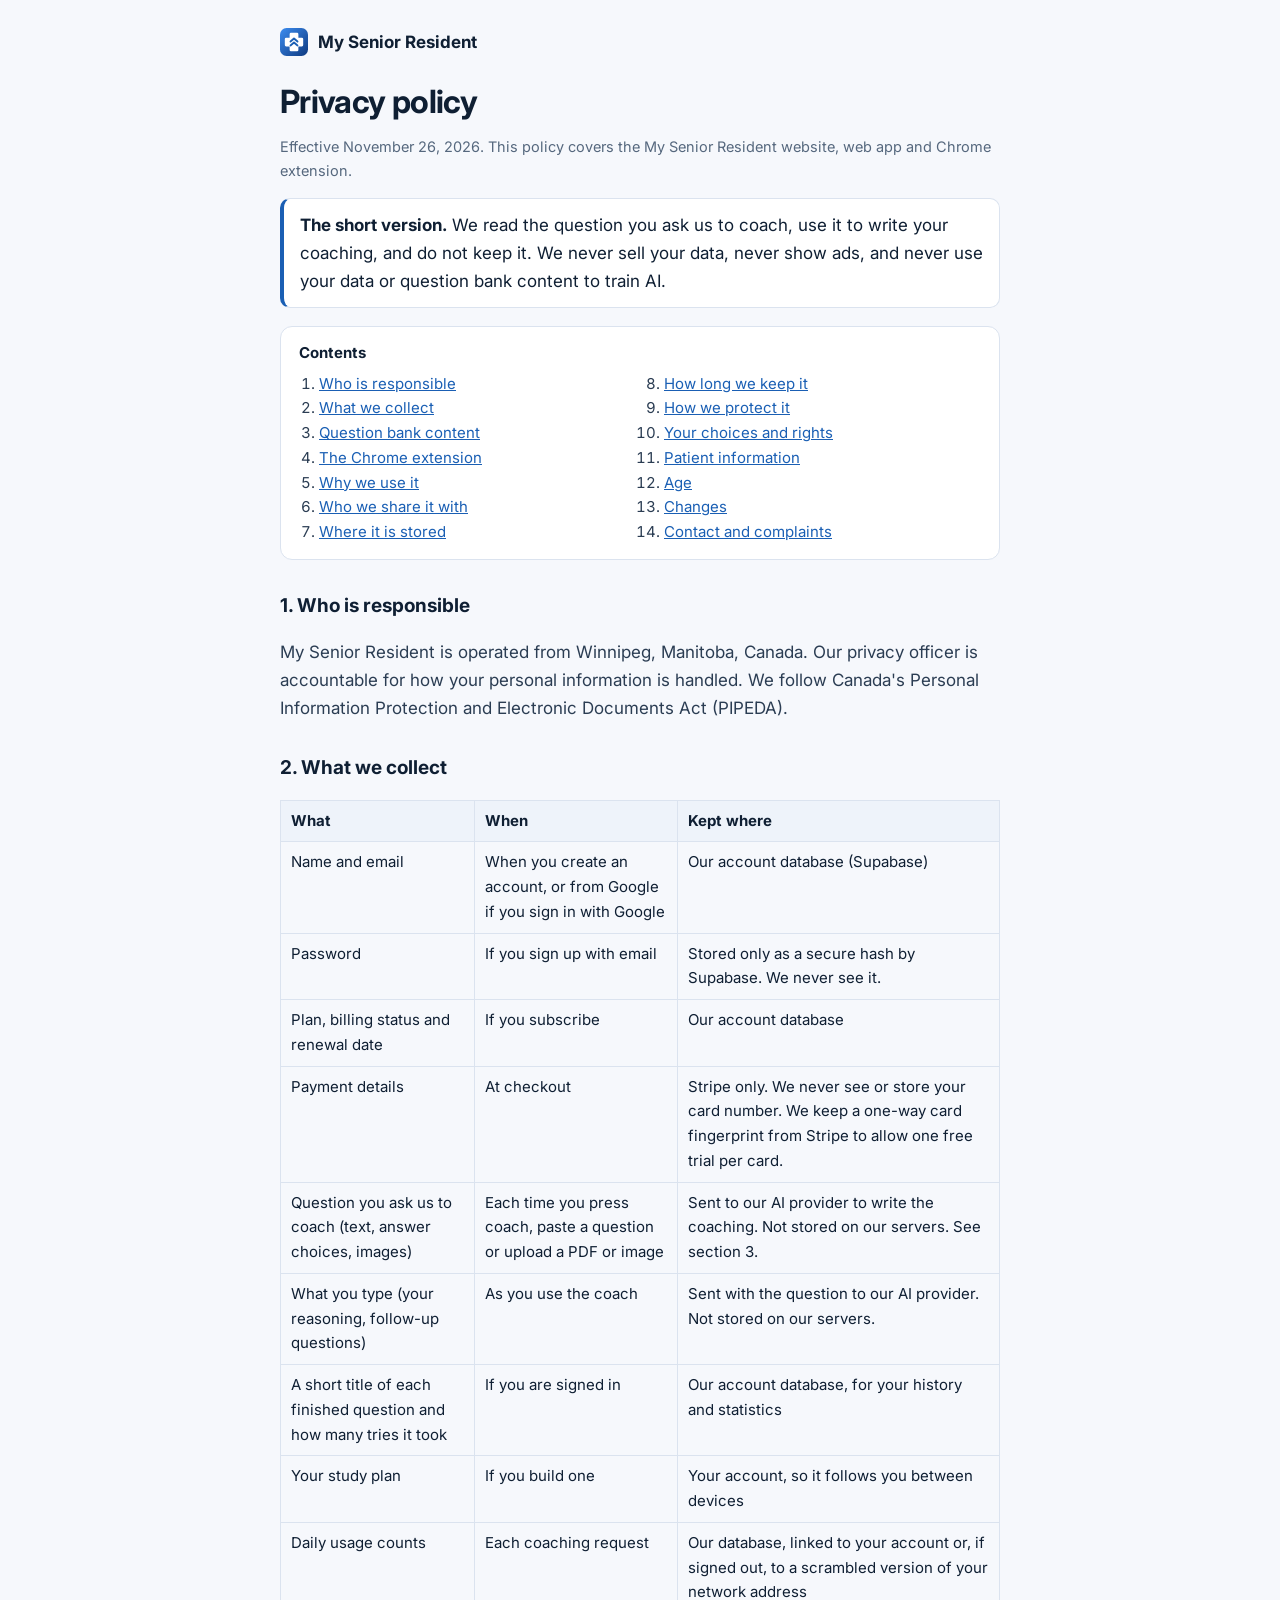
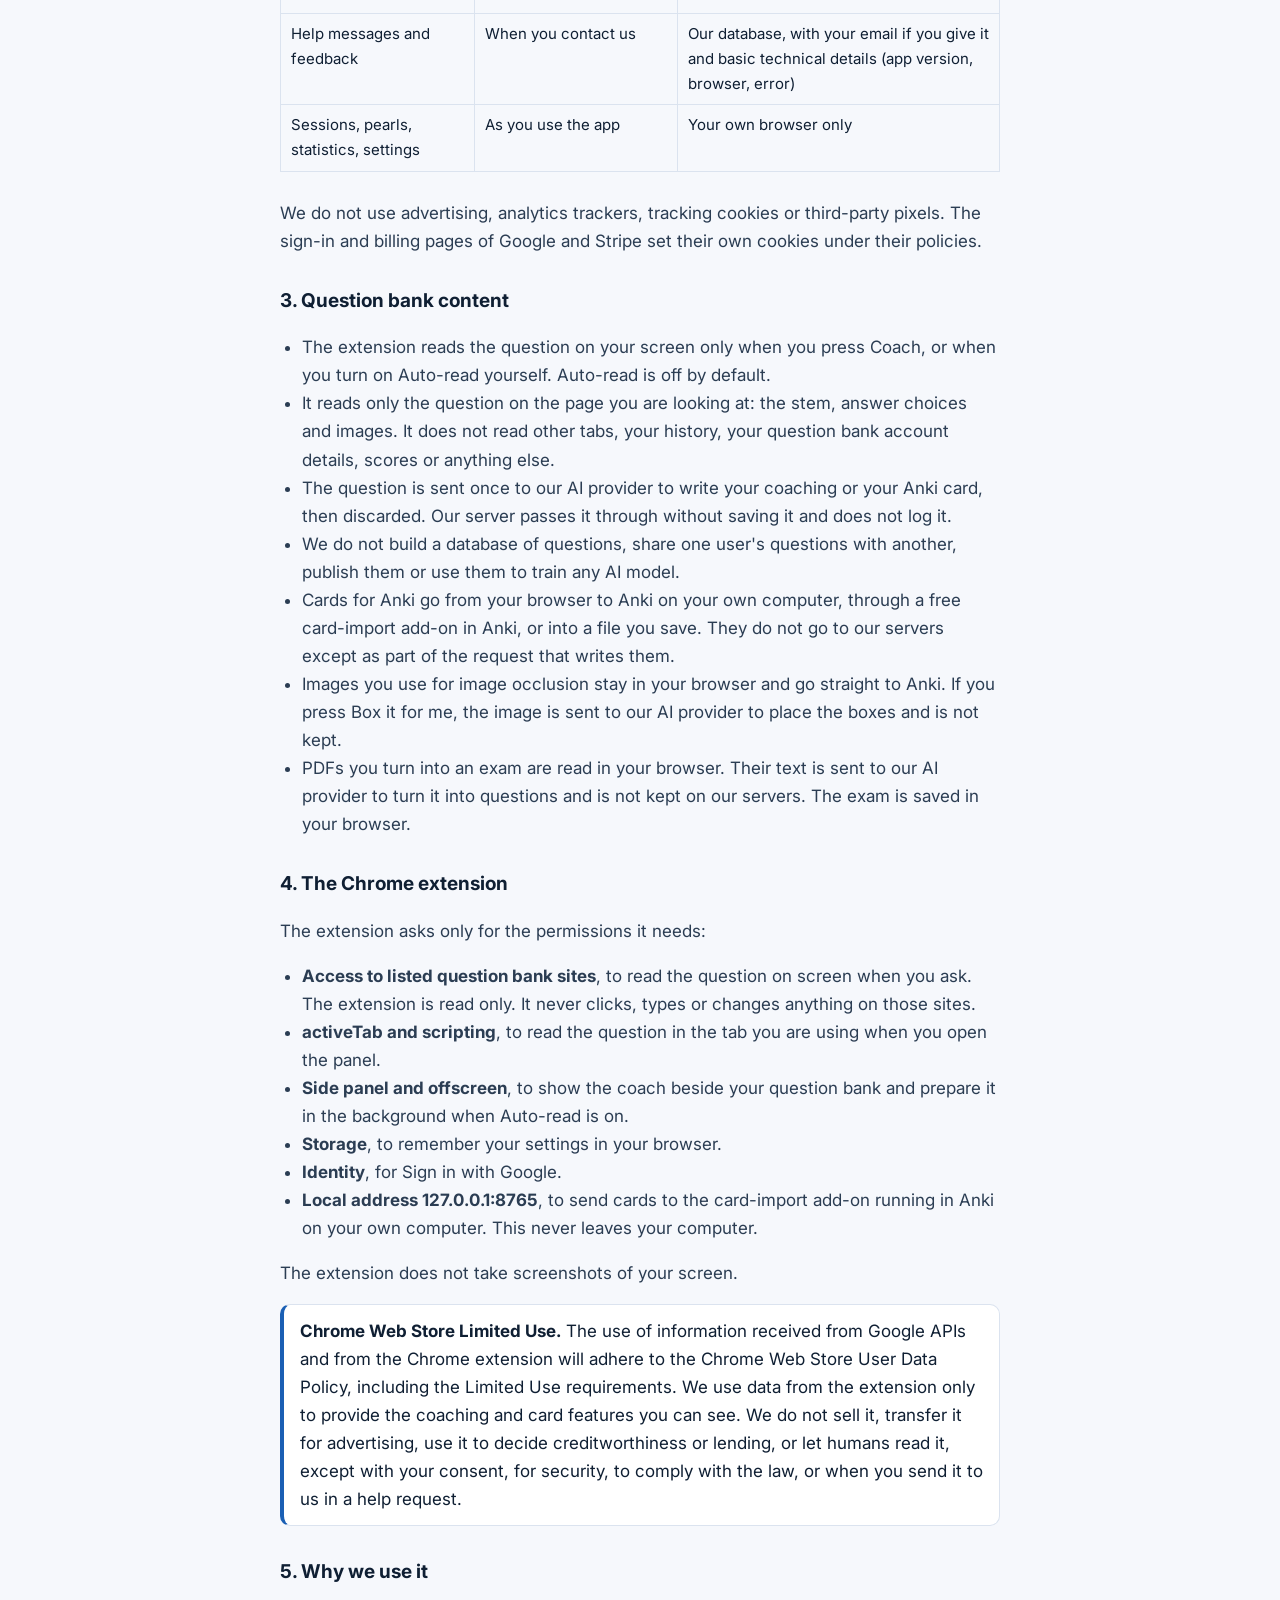
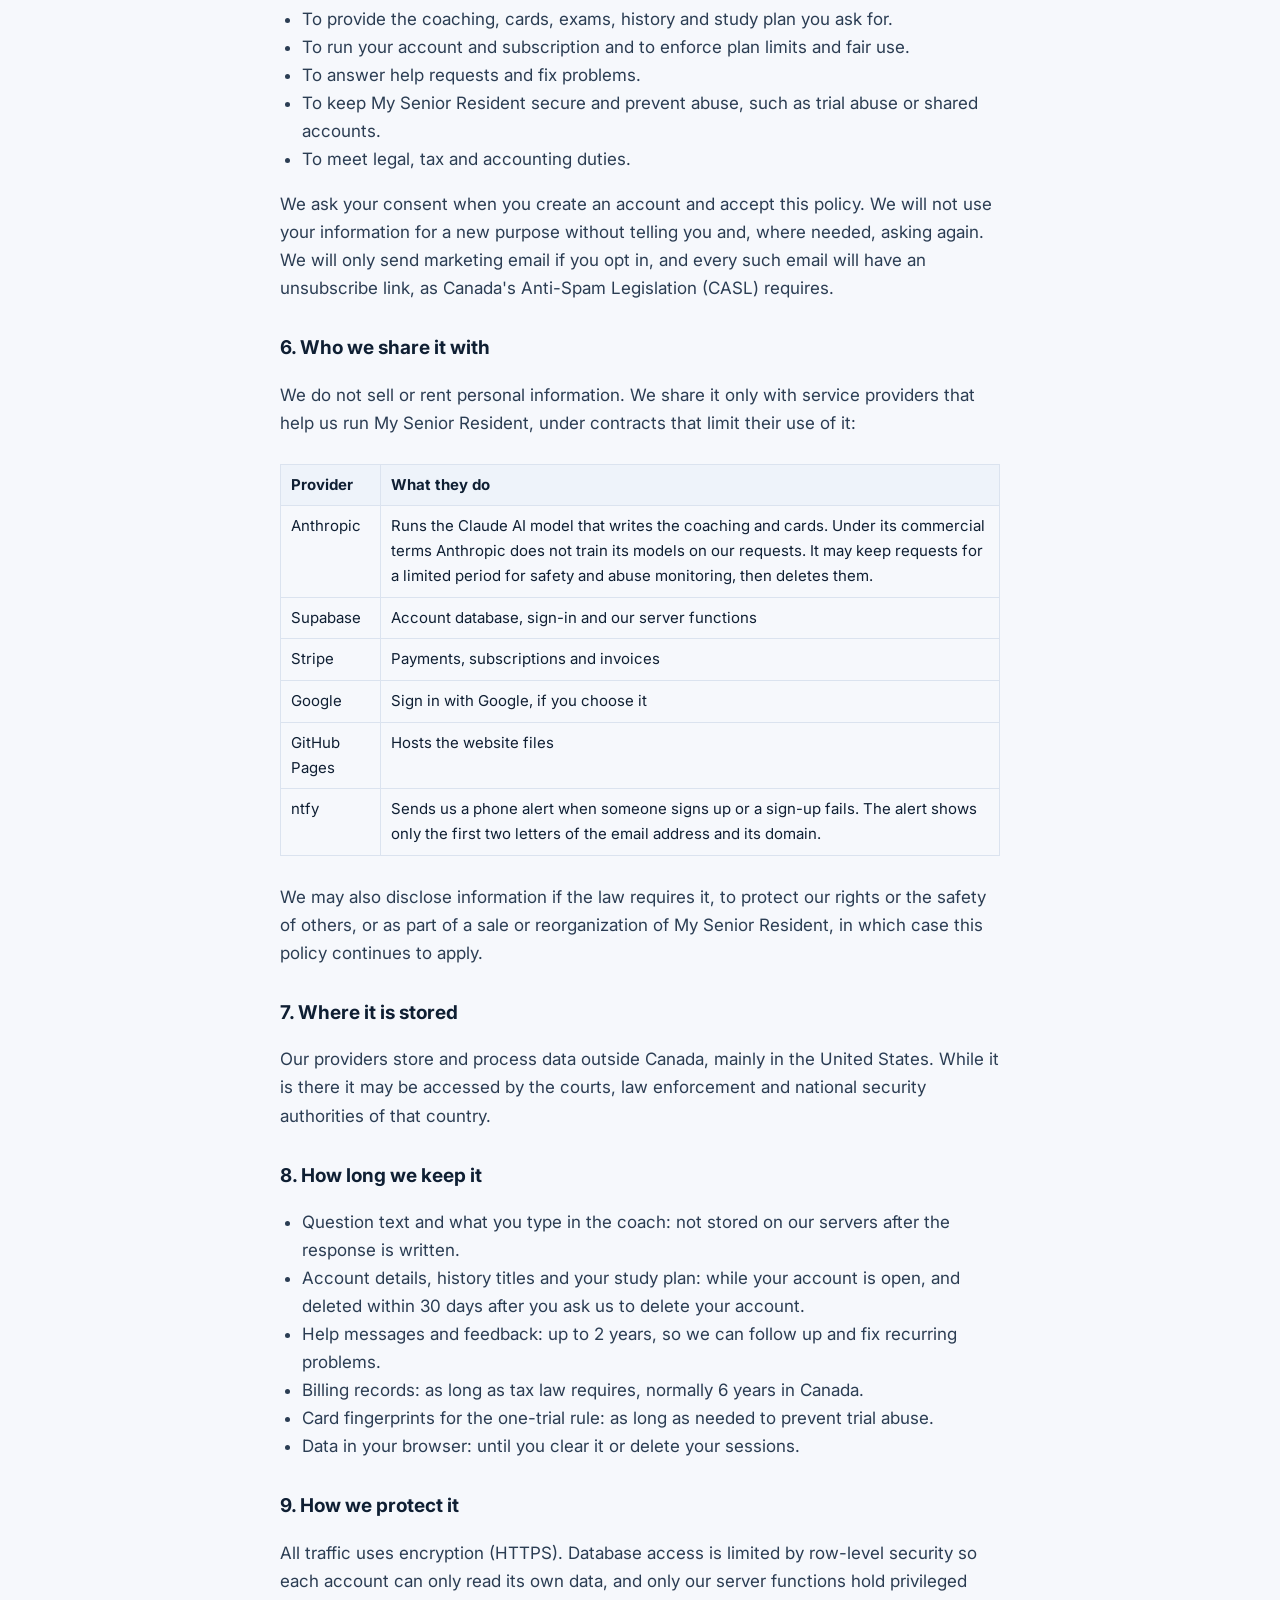
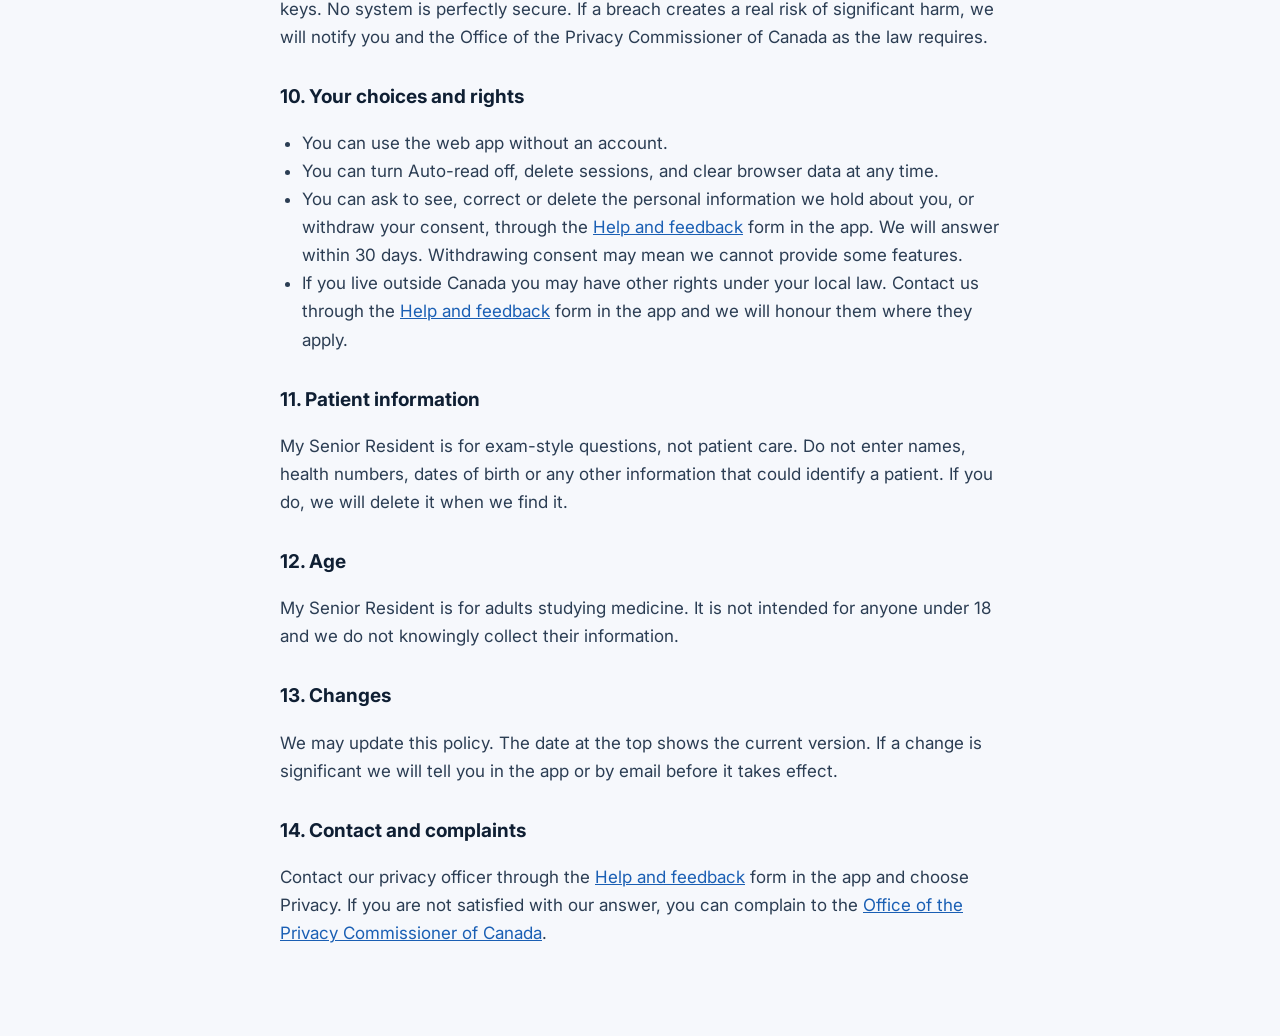
<file: privacy.html>
<!doctype html>
<html lang="en"><head><meta charset="utf-8"><meta name="viewport" content="width=device-width,initial-scale=1,viewport-fit=cover">
<title>Privacy | My Senior Resident</title><link rel="icon" href="assets/logo.svg" type="image/svg+xml">
<link rel="stylesheet" href="https://fonts.googleapis.com/css2?family=Inter:wght@400;500;600;700&display=swap">
<style>
:root{--bg:#f6f8fc;--fg:#0f1f33;--muted:#56687e;--line:#dbe3ef;--brand:#1a5fb4}
body{margin:0;background:var(--bg);color:var(--fg);font:17px/1.65 Inter,system-ui,-apple-system,'Segoe UI',Roboto,sans-serif}
main{max-width:720px;margin:0 auto;padding:28px max(20px,env(safe-area-inset-right,0px)) 72px max(20px,env(safe-area-inset-left,0px))}
.brand{display:inline-flex;align-items:center;gap:10px;font-weight:700;color:var(--fg);text-decoration:none;margin-bottom:28px}
.brand img{width:28px;height:28px}
h1{font-size:32px;letter-spacing:-.02em;line-height:1.15;margin:0 0 6px} h2{font-size:19px;margin:30px 0 6px}
p,li{color:#2b3d53} .d{color:var(--muted);font-size:14.5px} a{color:var(--brand)} ul{padding-left:22px}
</style><style>
.toc{background:#fff;border:1px solid var(--line);border-radius:12px;padding:14px 18px;margin:18px 0 8px;font-size:15px}.toc ol{margin:6px 0 0;padding-left:20px;columns:2;column-gap:28px}@media(max-width:600px){.toc ol{columns:1}}
.box{background:#fff;border:1px solid var(--line);border-left:4px solid var(--brand);border-radius:10px;padding:12px 16px;margin:14px 0}
h2{scroll-margin-top:16px} table{border-collapse:collapse;width:100%;font-size:15px;margin:10px 0}td,th{border:1px solid var(--line);padding:8px 10px;text-align:left;vertical-align:top}th{background:#eef3fa}
.tw{overflow-x:auto}
</style></head><body><main>
<a class="brand" href="./"><img src="assets/logo.svg" alt="">My Senior Resident</a>
<h1>Privacy policy</h1>
<p class="d">Effective November 26, 2026. This policy covers the My Senior Resident website, web app and Chrome extension.</p>
<div class="box"><b>The short version.</b> We read the question you ask us to coach, use it to write your coaching, and do not keep it. We never sell your data, never show ads, and never use your data or question bank content to train AI.</div>
<div class="toc"><b>Contents</b><ol>
<li><a href="#who">Who is responsible</a></li><li><a href="#collect">What we collect</a></li><li><a href="#qbank">Question bank content</a></li><li><a href="#ext">The Chrome extension</a></li>
<li><a href="#why">Why we use it</a></li><li><a href="#share">Who we share it with</a></li><li><a href="#where">Where it is stored</a></li><li><a href="#keep">How long we keep it</a></li>
<li><a href="#safe">How we protect it</a></li><li><a href="#rights">Your choices and rights</a></li><li><a href="#patients">Patient information</a></li><li><a href="#kids">Age</a></li>
<li><a href="#changes">Changes</a></li><li><a href="#contact">Contact and complaints</a></li></ol></div>

<h2 id="who">1. Who is responsible</h2>
<p>My Senior Resident is operated from Winnipeg, Manitoba, Canada. Our privacy officer is accountable for how your personal information is handled. We follow Canada's Personal Information Protection and Electronic Documents Act (PIPEDA).</p>

<h2 id="collect">2. What we collect</h2>
<div class="tw"><table><tr><th>What</th><th>When</th><th>Kept where</th></tr>
<tr><td>Name and email</td><td>When you create an account, or from Google if you sign in with Google</td><td>Our account database (Supabase)</td></tr>
<tr><td>Password</td><td>If you sign up with email</td><td>Stored only as a secure hash by Supabase. We never see it.</td></tr>
<tr><td>Plan, billing status and renewal date</td><td>If you subscribe</td><td>Our account database</td></tr>
<tr><td>Payment details</td><td>At checkout</td><td>Stripe only. We never see or store your card number. We keep a one-way card fingerprint from Stripe to allow one free trial per card.</td></tr>
<tr><td>Question you ask us to coach (text, answer choices, images)</td><td>Each time you press coach, paste a question or upload a PDF or image</td><td>Sent to our AI provider to write the coaching. Not stored on our servers. See section 3.</td></tr>
<tr><td>What you type (your reasoning, follow-up questions)</td><td>As you use the coach</td><td>Sent with the question to our AI provider. Not stored on our servers.</td></tr>
<tr><td>A short title of each finished question and how many tries it took</td><td>If you are signed in</td><td>Our account database, for your history and statistics</td></tr>
<tr><td>Your study plan</td><td>If you build one</td><td>Your account, so it follows you between devices</td></tr>
<tr><td>Daily usage counts</td><td>Each coaching request</td><td>Our database, linked to your account or, if signed out, to a scrambled version of your network address</td></tr>
<tr><td>Help messages and feedback</td><td>When you contact us</td><td>Our database, with your email if you give it and basic technical details (app version, browser, error)</td></tr>
<tr><td>Sessions, pearls, statistics, settings</td><td>As you use the app</td><td>Your own browser only</td></tr></table></div>
<p>We do not use advertising, analytics trackers, tracking cookies or third-party pixels. The sign-in and billing pages of Google and Stripe set their own cookies under their policies.</p>

<h2 id="qbank">3. Question bank content</h2>
<ul><li>The extension reads the question on your screen only when you press Coach, or when you turn on Auto-read yourself. Auto-read is off by default.</li>
<li>It reads only the question on the page you are looking at: the stem, answer choices and images. It does not read other tabs, your history, your question bank account details, scores or anything else.</li>
<li>The question is sent once to our AI provider to write your coaching or your Anki card, then discarded. Our server passes it through without saving it and does not log it.</li>
<li>We do not build a database of questions, share one user's questions with another, publish them or use them to train any AI model.</li>
<li>Cards for Anki go from your browser to Anki on your own computer, through a free card-import add-on in Anki, or into a file you save. They do not go to our servers except as part of the request that writes them.</li>
<li>Images you use for image occlusion stay in your browser and go straight to Anki. If you press Box it for me, the image is sent to our AI provider to place the boxes and is not kept.</li>
<li>PDFs you turn into an exam are read in your browser. Their text is sent to our AI provider to turn it into questions and is not kept on our servers. The exam is saved in your browser.</li></ul>

<h2 id="ext">4. The Chrome extension</h2>
<p>The extension asks only for the permissions it needs:</p>
<ul><li><b>Access to listed question bank sites</b>, to read the question on screen when you ask. The extension is read only. It never clicks, types or changes anything on those sites.</li>
<li><b>activeTab and scripting</b>, to read the question in the tab you are using when you open the panel.</li>
<li><b>Side panel and offscreen</b>, to show the coach beside your question bank and prepare it in the background when Auto-read is on.</li>
<li><b>Storage</b>, to remember your settings in your browser.</li>
<li><b>Identity</b>, for Sign in with Google.</li>
<li><b>Local address 127.0.0.1:8765</b>, to send cards to the card-import add-on running in Anki on your own computer. This never leaves your computer.</li></ul>
<p>The extension does not take screenshots of your screen.</p>
<div class="box"><b>Chrome Web Store Limited Use.</b> The use of information received from Google APIs and from the Chrome extension will adhere to the Chrome Web Store User Data Policy, including the Limited Use requirements. We use data from the extension only to provide the coaching and card features you can see. We do not sell it, transfer it for advertising, use it to decide creditworthiness or lending, or let humans read it, except with your consent, for security, to comply with the law, or when you send it to us in a help request.</div>

<h2 id="why">5. Why we use it</h2>
<ul><li>To provide the coaching, cards, exams, history and study plan you ask for.</li>
<li>To run your account and subscription and to enforce plan limits and fair use.</li>
<li>To answer help requests and fix problems.</li>
<li>To keep My Senior Resident secure and prevent abuse, such as trial abuse or shared accounts.</li>
<li>To meet legal, tax and accounting duties.</li></ul>
<p>We ask your consent when you create an account and accept this policy. We will not use your information for a new purpose without telling you and, where needed, asking again. We will only send marketing email if you opt in, and every such email will have an unsubscribe link, as Canada's Anti-Spam Legislation (CASL) requires.</p>

<h2 id="share">6. Who we share it with</h2>
<p>We do not sell or rent personal information. We share it only with service providers that help us run My Senior Resident, under contracts that limit their use of it:</p>
<div class="tw"><table><tr><th>Provider</th><th>What they do</th></tr>
<tr><td>Anthropic</td><td>Runs the Claude AI model that writes the coaching and cards. Under its commercial terms Anthropic does not train its models on our requests. It may keep requests for a limited period for safety and abuse monitoring, then deletes them.</td></tr>
<tr><td>Supabase</td><td>Account database, sign-in and our server functions</td></tr>
<tr><td>Stripe</td><td>Payments, subscriptions and invoices</td></tr>
<tr><td>Google</td><td>Sign in with Google, if you choose it</td></tr>
<tr><td>GitHub Pages</td><td>Hosts the website files</td></tr>
<tr><td>ntfy</td><td>Sends us a phone alert when someone signs up or a sign-up fails. The alert shows only the first two letters of the email address and its domain.</td></tr></table></div>
<p>We may also disclose information if the law requires it, to protect our rights or the safety of others, or as part of a sale or reorganization of My Senior Resident, in which case this policy continues to apply.</p>

<h2 id="where">7. Where it is stored</h2>
<p>Our providers store and process data outside Canada, mainly in the United States. While it is there it may be accessed by the courts, law enforcement and national security authorities of that country.</p>

<h2 id="keep">8. How long we keep it</h2>
<ul><li>Question text and what you type in the coach: not stored on our servers after the response is written.</li>
<li>Account details, history titles and your study plan: while your account is open, and deleted within 30 days after you ask us to delete your account.</li>
<li>Help messages and feedback: up to 2 years, so we can follow up and fix recurring problems.</li>
<li>Billing records: as long as tax law requires, normally 6 years in Canada.</li>
<li>Card fingerprints for the one-trial rule: as long as needed to prevent trial abuse.</li>
<li>Data in your browser: until you clear it or delete your sessions.</li></ul>

<h2 id="safe">9. How we protect it</h2>
<p>All traffic uses encryption (HTTPS). Database access is limited by row-level security so each account can only read its own data, and only our server functions hold privileged keys. No system is perfectly secure. If a breach creates a real risk of significant harm, we will notify you and the Office of the Privacy Commissioner of Canada as the law requires.</p>

<h2 id="rights">10. Your choices and rights</h2>
<ul><li>You can use the web app without an account.</li>
<li>You can turn Auto-read off, delete sessions, and clear browser data at any time.</li>
<li>You can ask to see, correct or delete the personal information we hold about you, or withdraw your consent, through the <a href="app/">Help and feedback</a> form in the app. We will answer within 30 days. Withdrawing consent may mean we cannot provide some features.</li>
<li>If you live outside Canada you may have other rights under your local law. Contact us through the <a href="app/">Help and feedback</a> form in the app and we will honour them where they apply.</li></ul>

<h2 id="patients">11. Patient information</h2>
<p>My Senior Resident is for exam-style questions, not patient care. Do not enter names, health numbers, dates of birth or any other information that could identify a patient. If you do, we will delete it when we find it.</p>

<h2 id="kids">12. Age</h2>
<p>My Senior Resident is for adults studying medicine. It is not intended for anyone under 18 and we do not knowingly collect their information.</p>

<h2 id="changes">13. Changes</h2>
<p>We may update this policy. The date at the top shows the current version. If a change is significant we will tell you in the app or by email before it takes effect.</p>

<h2 id="contact">14. Contact and complaints</h2>
<p>Contact our privacy officer through the <a href="app/">Help and feedback</a> form in the app and choose Privacy. If you are not satisfied with our answer, you can complain to the <a href="https://www.priv.gc.ca" target="_blank" rel="noopener">Office of the Privacy Commissioner of Canada</a>.</p>
</main></body></html>
</file>
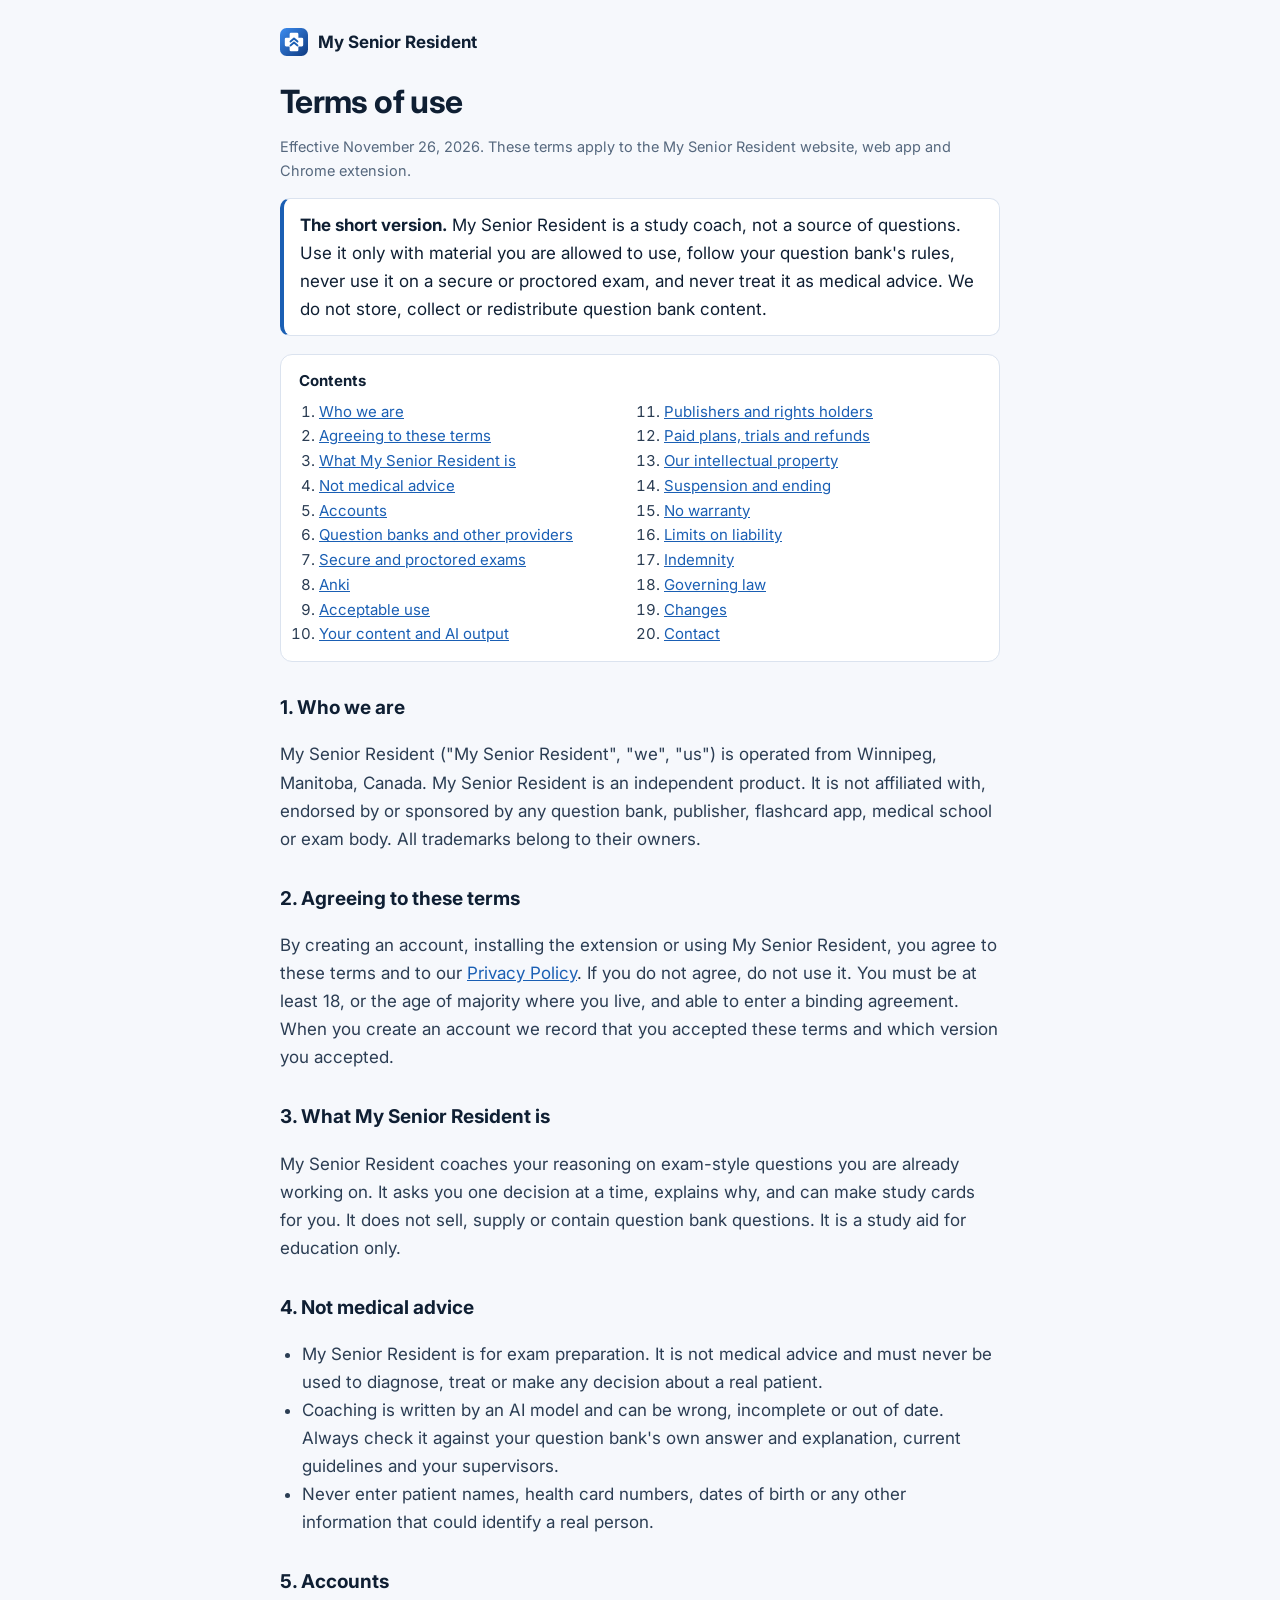
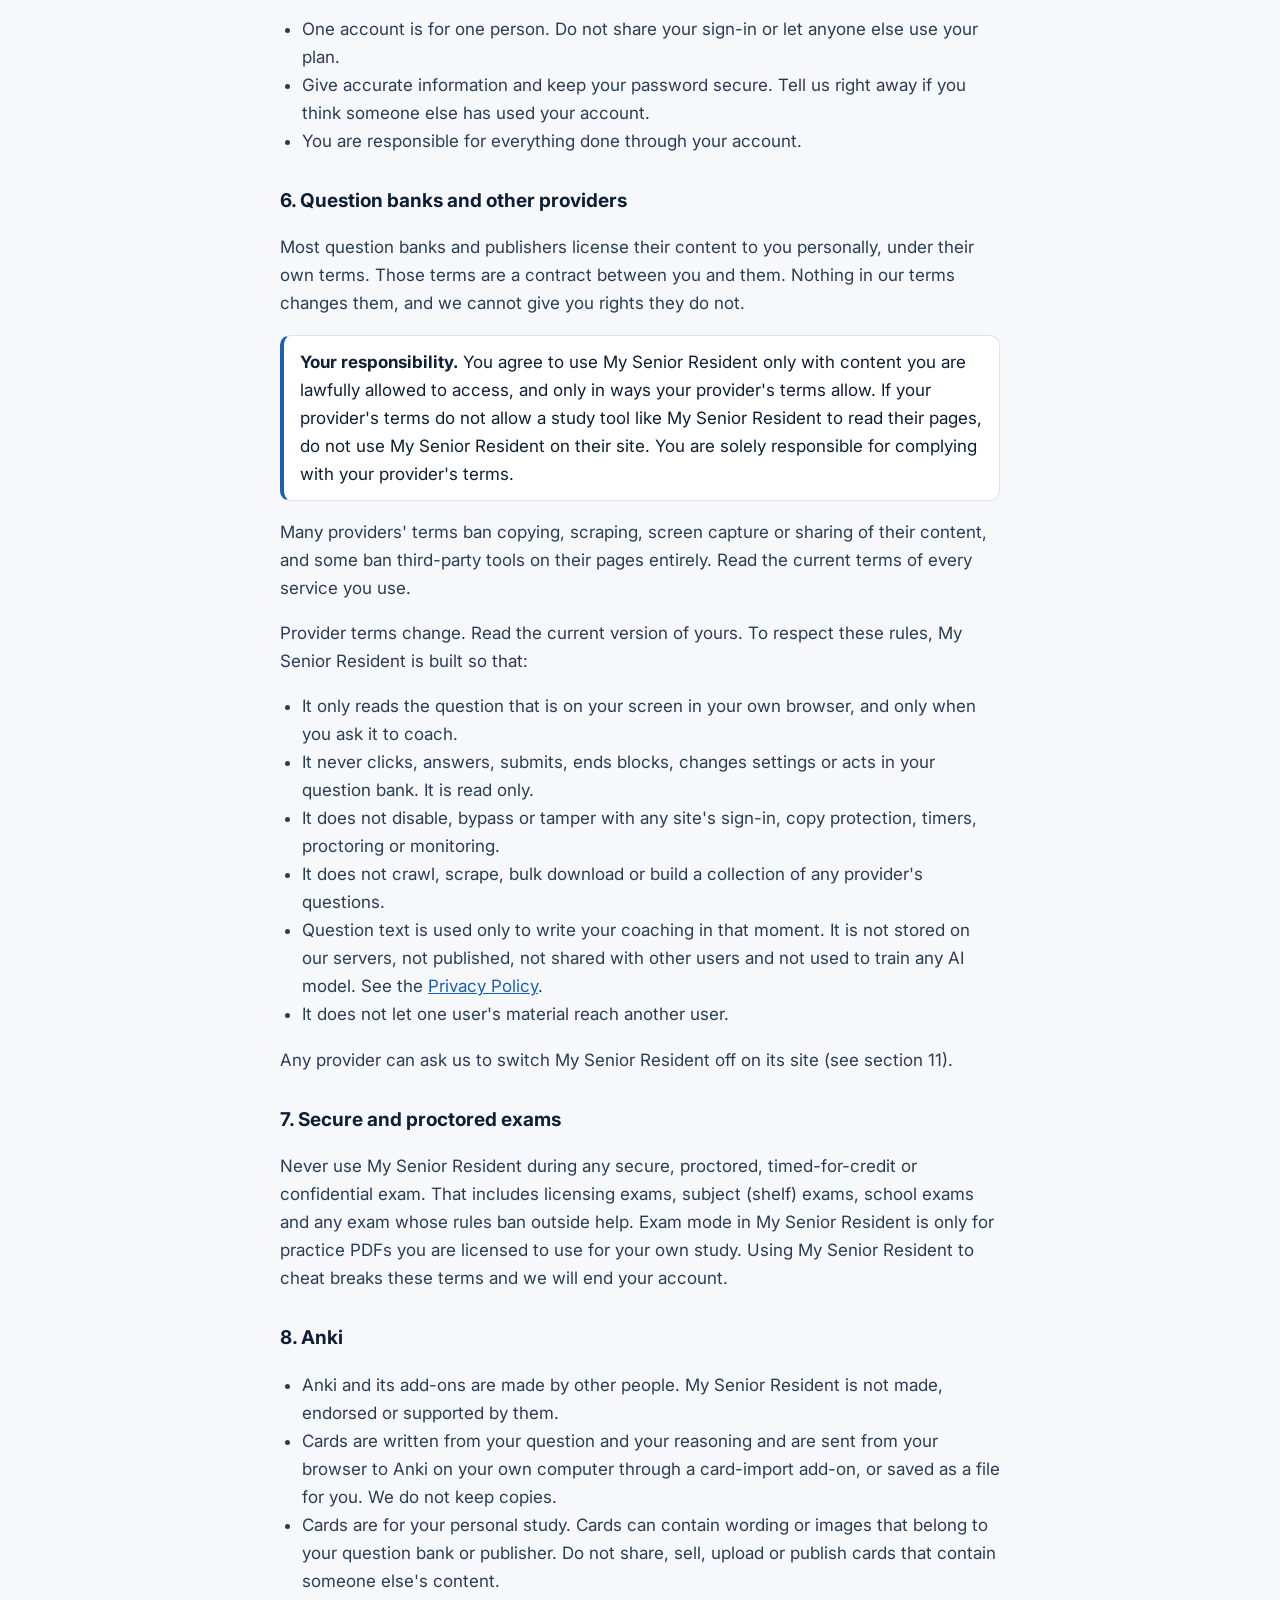
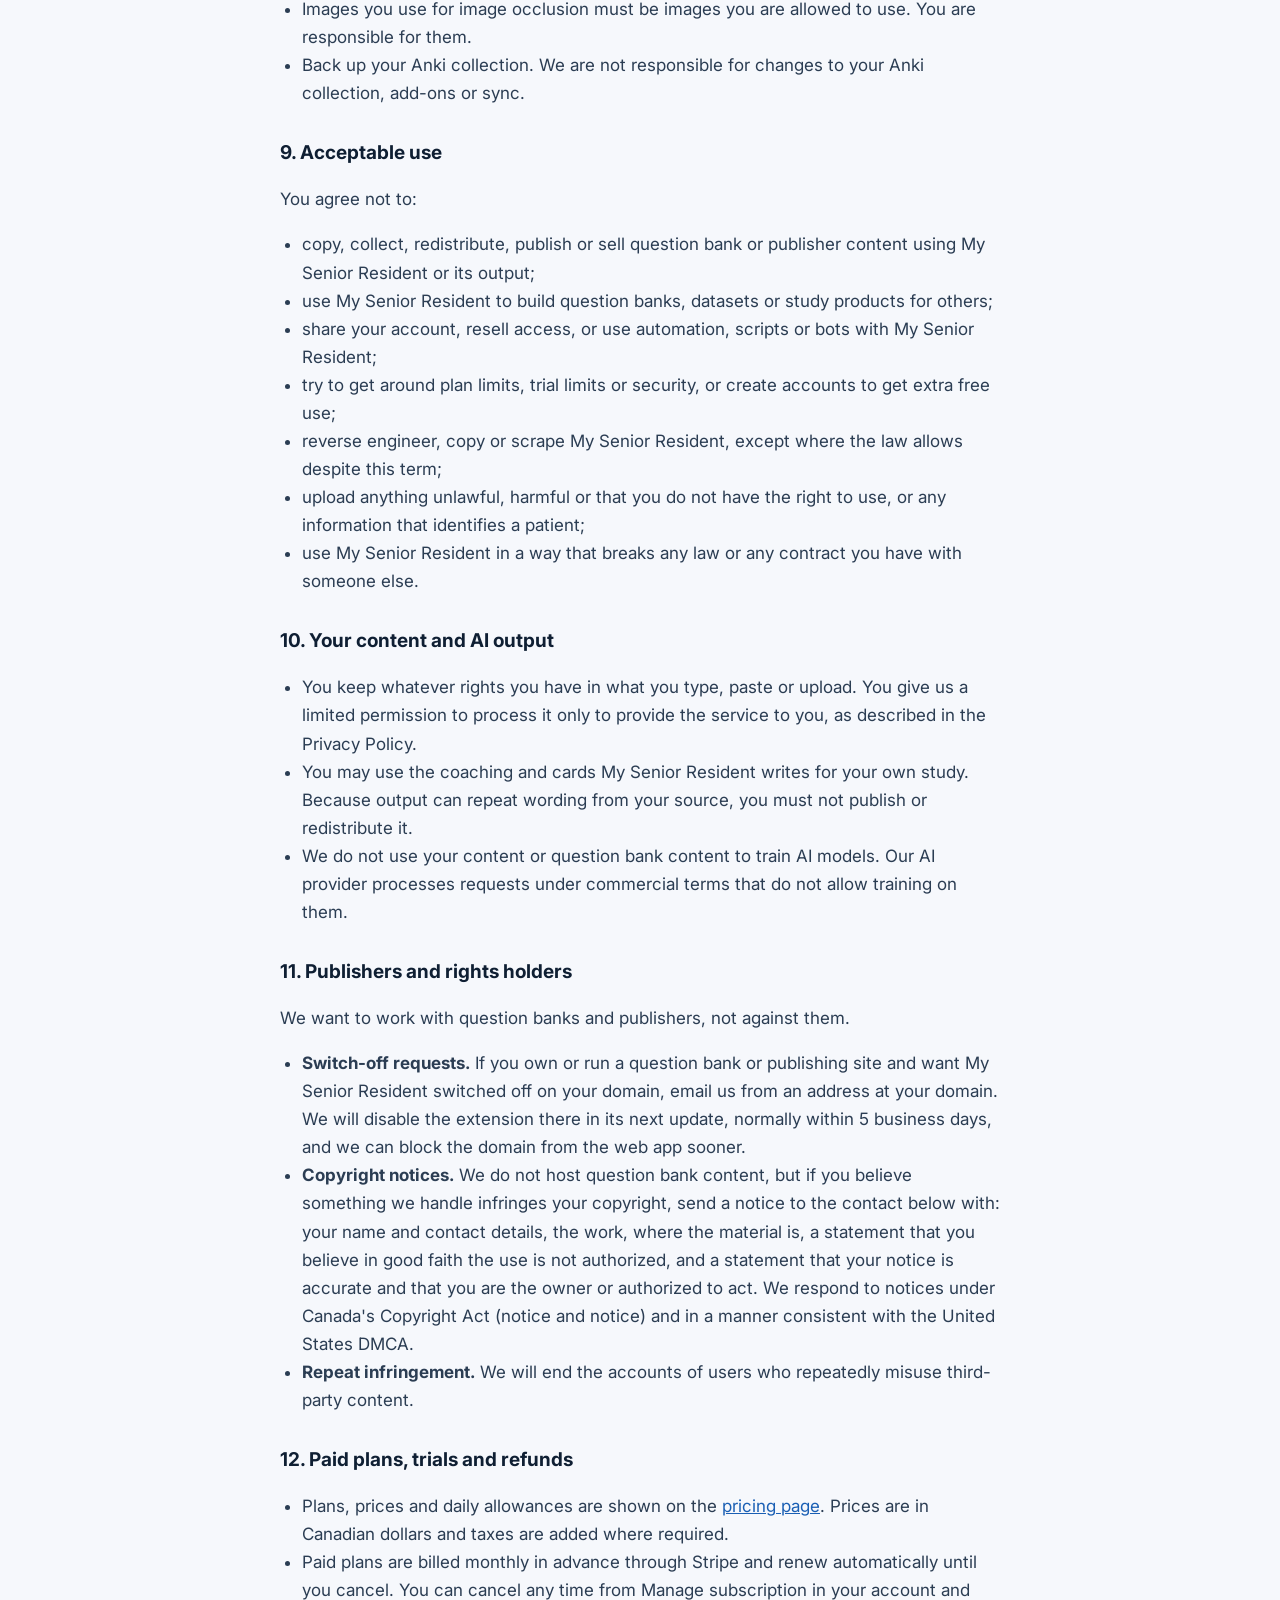
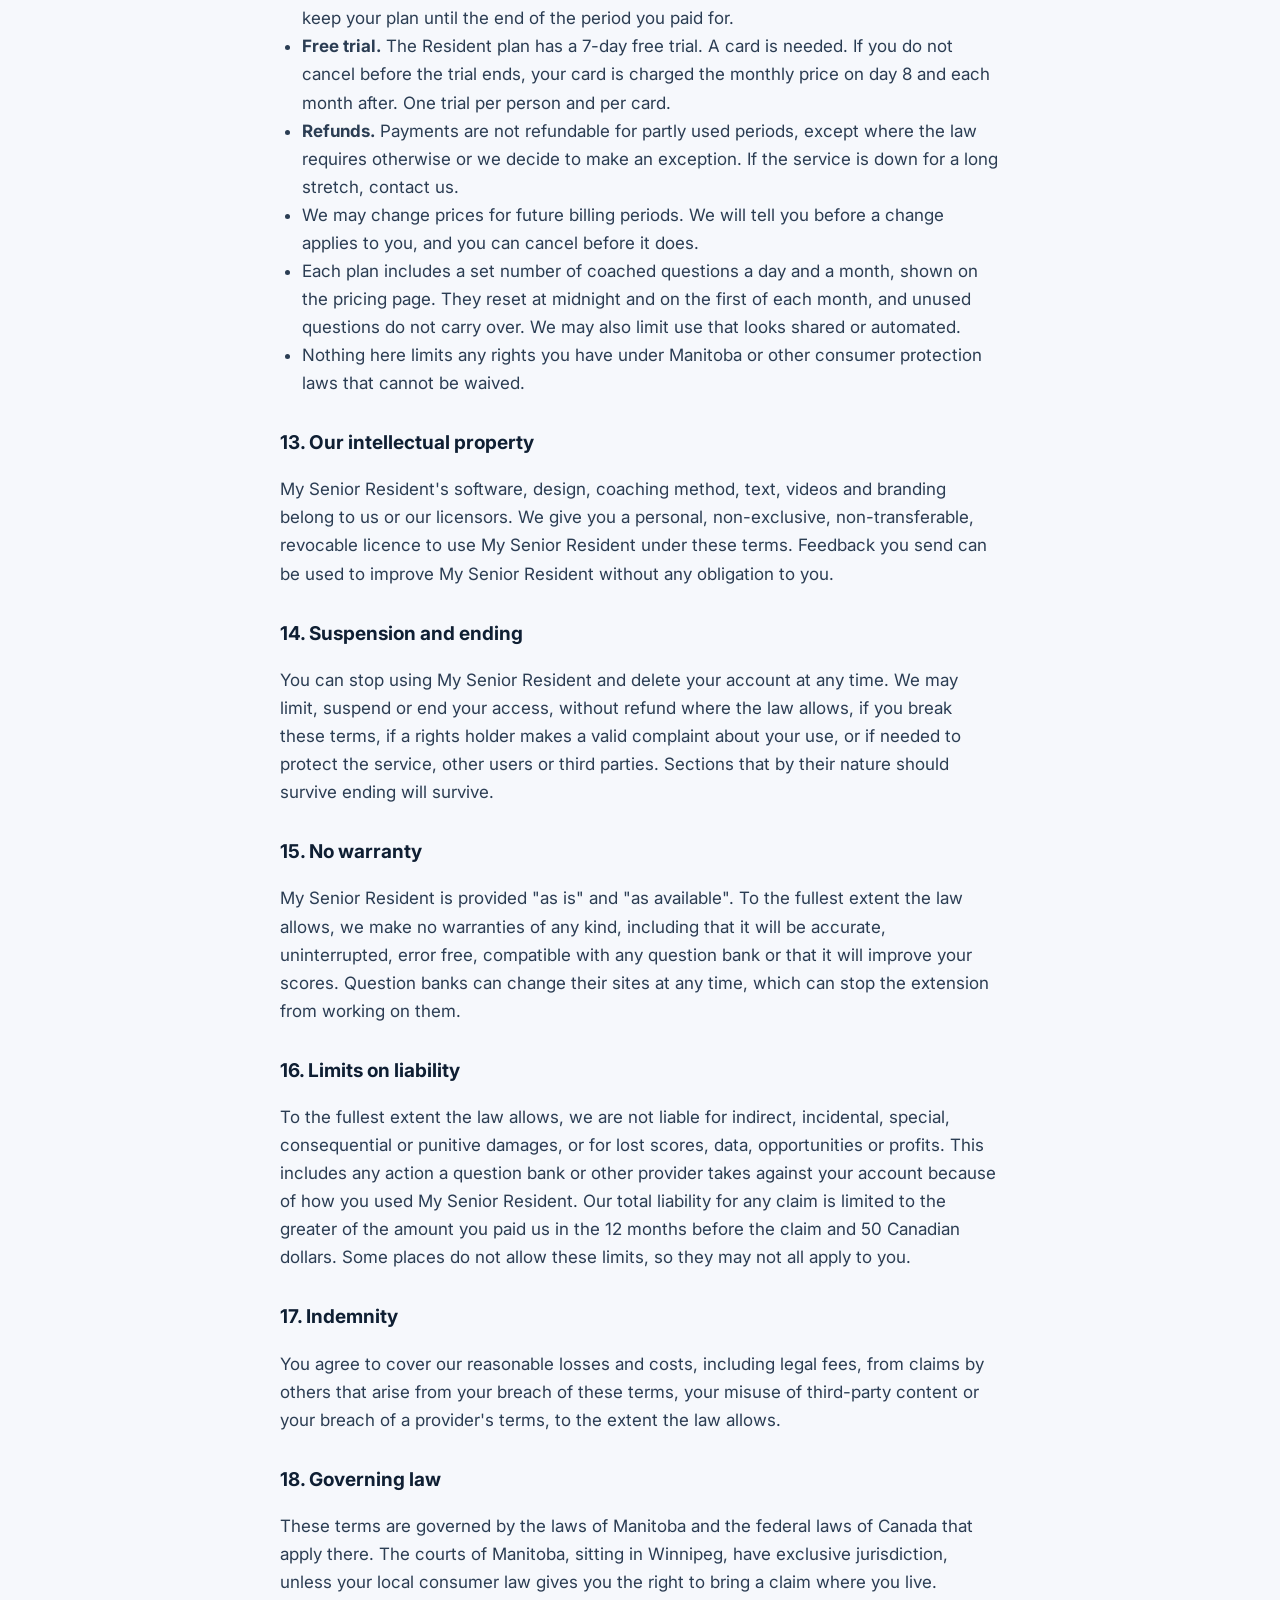
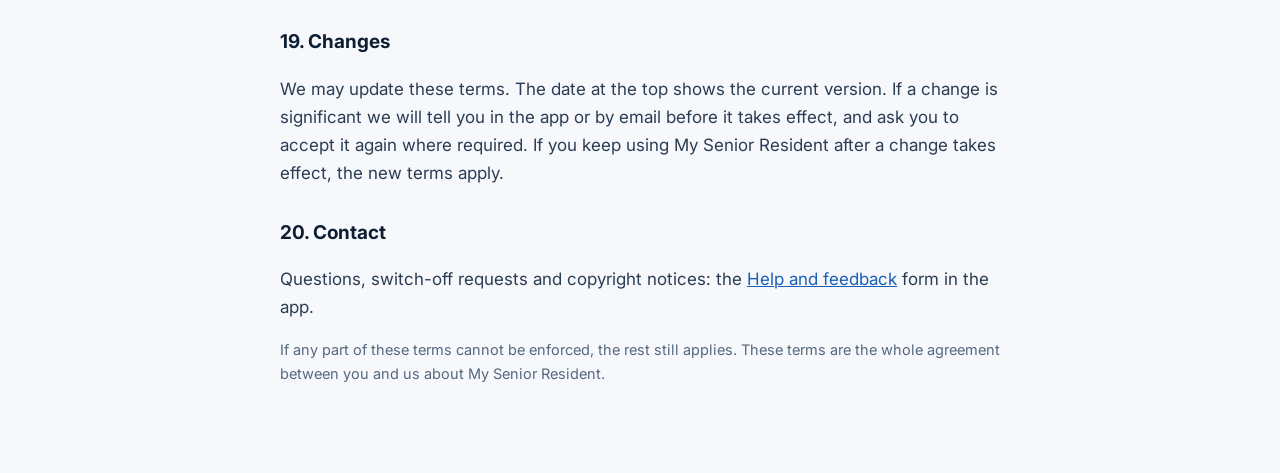
<file: terms.html>
<!doctype html>
<html lang="en"><head><meta charset="utf-8"><meta name="viewport" content="width=device-width,initial-scale=1,viewport-fit=cover">
<title>Terms | My Senior Resident</title><link rel="icon" href="assets/logo.svg" type="image/svg+xml">
<link rel="stylesheet" href="https://fonts.googleapis.com/css2?family=Inter:wght@400;500;600;700&display=swap">
<style>
:root{--bg:#f6f8fc;--fg:#0f1f33;--muted:#56687e;--line:#dbe3ef;--brand:#1a5fb4}
body{margin:0;background:var(--bg);color:var(--fg);font:17px/1.65 Inter,system-ui,-apple-system,'Segoe UI',Roboto,sans-serif}
main{max-width:720px;margin:0 auto;padding:28px max(20px,env(safe-area-inset-right,0px)) 72px max(20px,env(safe-area-inset-left,0px))}
.brand{display:inline-flex;align-items:center;gap:10px;font-weight:700;color:var(--fg);text-decoration:none;margin-bottom:28px}
.brand img{width:28px;height:28px}
h1{font-size:32px;letter-spacing:-.02em;line-height:1.15;margin:0 0 6px} h2{font-size:19px;margin:30px 0 6px}
p,li{color:#2b3d53} .d{color:var(--muted);font-size:14.5px} a{color:var(--brand)} ul{padding-left:22px}
</style><style>
.toc{background:#fff;border:1px solid var(--line);border-radius:12px;padding:14px 18px;margin:18px 0 8px;font-size:15px}.toc ol{margin:6px 0 0;padding-left:20px;columns:2;column-gap:28px}@media(max-width:600px){.toc ol{columns:1}}
.box{background:#fff;border:1px solid var(--line);border-left:4px solid var(--brand);border-radius:10px;padding:12px 16px;margin:14px 0}
h2{scroll-margin-top:16px} table{border-collapse:collapse;width:100%;font-size:15px;margin:10px 0}td,th{border:1px solid var(--line);padding:8px 10px;text-align:left;vertical-align:top}th{background:#eef3fa}
.tw{overflow-x:auto}
</style></head><body><main>
<a class="brand" href="./"><img src="assets/logo.svg" alt="">My Senior Resident</a>
<h1>Terms of use</h1>
<p class="d">Effective November 26, 2026. These terms apply to the My Senior Resident website, web app and Chrome extension.</p>
<div class="box"><b>The short version.</b> My Senior Resident is a study coach, not a source of questions. Use it only with material you are allowed to use, follow your question bank's rules, never use it on a secure or proctored exam, and never treat it as medical advice. We do not store, collect or redistribute question bank content.</div>
<div class="toc"><b>Contents</b><ol>
<li><a href="#who">Who we are</a></li><li><a href="#accept">Agreeing to these terms</a></li><li><a href="#what">What My Senior Resident is</a></li><li><a href="#notadvice">Not medical advice</a></li>
<li><a href="#accounts">Accounts</a></li><li><a href="#qbanks">Question banks and other providers</a></li><li><a href="#exams">Secure and proctored exams</a></li><li><a href="#anki">Anki</a></li>
<li><a href="#use">Acceptable use</a></li><li><a href="#content">Your content and AI output</a></li><li><a href="#publishers">Publishers and rights holders</a></li><li><a href="#paid">Paid plans, trials and refunds</a></li>
<li><a href="#ip">Our intellectual property</a></li><li><a href="#ends">Suspension and ending</a></li><li><a href="#warranty">No warranty</a></li><li><a href="#liability">Limits on liability</a></li>
<li><a href="#indemnity">Indemnity</a></li><li><a href="#law">Governing law</a></li><li><a href="#changes">Changes</a></li><li><a href="#contact">Contact</a></li></ol></div>

<h2 id="who">1. Who we are</h2>
<p>My Senior Resident ("My Senior Resident", "we", "us") is operated from Winnipeg, Manitoba, Canada. My Senior Resident is an independent product. It is not affiliated with, endorsed by or sponsored by any question bank, publisher, flashcard app, medical school or exam body. All trademarks belong to their owners.</p>

<h2 id="accept">2. Agreeing to these terms</h2>
<p>By creating an account, installing the extension or using My Senior Resident, you agree to these terms and to our <a href="privacy.html">Privacy Policy</a>. If you do not agree, do not use it. You must be at least 18, or the age of majority where you live, and able to enter a binding agreement. When you create an account we record that you accepted these terms and which version you accepted.</p>

<h2 id="what">3. What My Senior Resident is</h2>
<p>My Senior Resident coaches your reasoning on exam-style questions you are already working on. It asks you one decision at a time, explains why, and can make study cards for you. It does not sell, supply or contain question bank questions. It is a study aid for education only.</p>

<h2 id="notadvice">4. Not medical advice</h2>
<ul><li>My Senior Resident is for exam preparation. It is not medical advice and must never be used to diagnose, treat or make any decision about a real patient.</li>
<li>Coaching is written by an AI model and can be wrong, incomplete or out of date. Always check it against your question bank's own answer and explanation, current guidelines and your supervisors.</li>
<li>Never enter patient names, health card numbers, dates of birth or any other information that could identify a real person.</li></ul>

<h2 id="accounts">5. Accounts</h2>
<ul><li>One account is for one person. Do not share your sign-in or let anyone else use your plan.</li>
<li>Give accurate information and keep your password secure. Tell us right away if you think someone else has used your account.</li>
<li>You are responsible for everything done through your account.</li></ul>

<h2 id="qbanks">6. Question banks and other providers</h2>
<p>Most question banks and publishers license their content to you personally, under their own terms. Those terms are a contract between you and them. Nothing in our terms changes them, and we cannot give you rights they do not.</p>
<div class="box"><b>Your responsibility.</b> You agree to use My Senior Resident only with content you are lawfully allowed to access, and only in ways your provider's terms allow. If your provider's terms do not allow a study tool like My Senior Resident to read their pages, do not use My Senior Resident on their site. You are solely responsible for complying with your provider's terms.</div>
<p>Many providers' terms ban copying, scraping, screen capture or sharing of their content, and some ban third-party tools on their pages entirely. Read the current terms of every service you use.</p>
<p>Provider terms change. Read the current version of yours. To respect these rules, My Senior Resident is built so that:</p>
<ul><li>It only reads the question that is on your screen in your own browser, and only when you ask it to coach.</li>
<li>It never clicks, answers, submits, ends blocks, changes settings or acts in your question bank. It is read only.</li>
<li>It does not disable, bypass or tamper with any site's sign-in, copy protection, timers, proctoring or monitoring.</li>
<li>It does not crawl, scrape, bulk download or build a collection of any provider's questions.</li>
<li>Question text is used only to write your coaching in that moment. It is not stored on our servers, not published, not shared with other users and not used to train any AI model. See the <a href="privacy.html">Privacy Policy</a>.</li>
<li>It does not let one user's material reach another user.</li></ul>
<p>Any provider can ask us to switch My Senior Resident off on its site (see section 11).</p>

<h2 id="exams">7. Secure and proctored exams</h2>
<p>Never use My Senior Resident during any secure, proctored, timed-for-credit or confidential exam. That includes licensing exams, subject (shelf) exams, school exams and any exam whose rules ban outside help. Exam mode in My Senior Resident is only for practice PDFs you are licensed to use for your own study. Using My Senior Resident to cheat breaks these terms and we will end your account.</p>

<h2 id="anki">8. Anki</h2>
<ul><li>Anki and its add-ons are made by other people. My Senior Resident is not made, endorsed or supported by them.</li>
<li>Cards are written from your question and your reasoning and are sent from your browser to Anki on your own computer through a card-import add-on, or saved as a file for you. We do not keep copies.</li>
<li>Cards are for your personal study. Cards can contain wording or images that belong to your question bank or publisher. Do not share, sell, upload or publish cards that contain someone else's content.</li>
<li>Images you use for image occlusion must be images you are allowed to use. You are responsible for them.</li>
<li>Back up your Anki collection. We are not responsible for changes to your Anki collection, add-ons or sync.</li></ul>

<h2 id="use">9. Acceptable use</h2>
<p>You agree not to:</p>
<ul><li>copy, collect, redistribute, publish or sell question bank or publisher content using My Senior Resident or its output;</li>
<li>use My Senior Resident to build question banks, datasets or study products for others;</li>
<li>share your account, resell access, or use automation, scripts or bots with My Senior Resident;</li>
<li>try to get around plan limits, trial limits or security, or create accounts to get extra free use;</li>
<li>reverse engineer, copy or scrape My Senior Resident, except where the law allows despite this term;</li>
<li>upload anything unlawful, harmful or that you do not have the right to use, or any information that identifies a patient;</li>
<li>use My Senior Resident in a way that breaks any law or any contract you have with someone else.</li></ul>

<h2 id="content">10. Your content and AI output</h2>
<ul><li>You keep whatever rights you have in what you type, paste or upload. You give us a limited permission to process it only to provide the service to you, as described in the Privacy Policy.</li>
<li>You may use the coaching and cards My Senior Resident writes for your own study. Because output can repeat wording from your source, you must not publish or redistribute it.</li>
<li>We do not use your content or question bank content to train AI models. Our AI provider processes requests under commercial terms that do not allow training on them.</li></ul>

<h2 id="publishers">11. Publishers and rights holders</h2>
<p>We want to work with question banks and publishers, not against them.</p>
<ul><li><b>Switch-off requests.</b> If you own or run a question bank or publishing site and want My Senior Resident switched off on your domain, email us from an address at your domain. We will disable the extension there in its next update, normally within 5 business days, and we can block the domain from the web app sooner.</li>
<li><b>Copyright notices.</b> We do not host question bank content, but if you believe something we handle infringes your copyright, send a notice to the contact below with: your name and contact details, the work, where the material is, a statement that you believe in good faith the use is not authorized, and a statement that your notice is accurate and that you are the owner or authorized to act. We respond to notices under Canada's Copyright Act (notice and notice) and in a manner consistent with the United States DMCA.</li>
<li><b>Repeat infringement.</b> We will end the accounts of users who repeatedly misuse third-party content.</li></ul>

<h2 id="paid">12. Paid plans, trials and refunds</h2>
<ul><li>Plans, prices and daily allowances are shown on the <a href="pricing.html">pricing page</a>. Prices are in Canadian dollars and taxes are added where required.</li>
<li>Paid plans are billed monthly in advance through Stripe and renew automatically until you cancel. You can cancel any time from Manage subscription in your account and keep your plan until the end of the period you paid for.</li>
<li><b>Free trial.</b> The Resident plan has a 7-day free trial. A card is needed. If you do not cancel before the trial ends, your card is charged the monthly price on day 8 and each month after. One trial per person and per card.</li>
<li><b>Refunds.</b> Payments are not refundable for partly used periods, except where the law requires otherwise or we decide to make an exception. If the service is down for a long stretch, contact us.</li>
<li>We may change prices for future billing periods. We will tell you before a change applies to you, and you can cancel before it does.</li>
<li>Each plan includes a set number of coached questions a day and a month, shown on the pricing page. They reset at midnight and on the first of each month, and unused questions do not carry over. We may also limit use that looks shared or automated.</li>
<li>Nothing here limits any rights you have under Manitoba or other consumer protection laws that cannot be waived.</li></ul>

<h2 id="ip">13. Our intellectual property</h2>
<p>My Senior Resident's software, design, coaching method, text, videos and branding belong to us or our licensors. We give you a personal, non-exclusive, non-transferable, revocable licence to use My Senior Resident under these terms. Feedback you send can be used to improve My Senior Resident without any obligation to you.</p>

<h2 id="ends">14. Suspension and ending</h2>
<p>You can stop using My Senior Resident and delete your account at any time. We may limit, suspend or end your access, without refund where the law allows, if you break these terms, if a rights holder makes a valid complaint about your use, or if needed to protect the service, other users or third parties. Sections that by their nature should survive ending will survive.</p>

<h2 id="warranty">15. No warranty</h2>
<p>My Senior Resident is provided "as is" and "as available". To the fullest extent the law allows, we make no warranties of any kind, including that it will be accurate, uninterrupted, error free, compatible with any question bank or that it will improve your scores. Question banks can change their sites at any time, which can stop the extension from working on them.</p>

<h2 id="liability">16. Limits on liability</h2>
<p>To the fullest extent the law allows, we are not liable for indirect, incidental, special, consequential or punitive damages, or for lost scores, data, opportunities or profits. This includes any action a question bank or other provider takes against your account because of how you used My Senior Resident. Our total liability for any claim is limited to the greater of the amount you paid us in the 12 months before the claim and 50 Canadian dollars. Some places do not allow these limits, so they may not all apply to you.</p>

<h2 id="indemnity">17. Indemnity</h2>
<p>You agree to cover our reasonable losses and costs, including legal fees, from claims by others that arise from your breach of these terms, your misuse of third-party content or your breach of a provider's terms, to the extent the law allows.</p>

<h2 id="law">18. Governing law</h2>
<p>These terms are governed by the laws of Manitoba and the federal laws of Canada that apply there. The courts of Manitoba, sitting in Winnipeg, have exclusive jurisdiction, unless your local consumer law gives you the right to bring a claim where you live.</p>

<h2 id="changes">19. Changes</h2>
<p>We may update these terms. The date at the top shows the current version. If a change is significant we will tell you in the app or by email before it takes effect, and ask you to accept it again where required. If you keep using My Senior Resident after a change takes effect, the new terms apply.</p>

<h2 id="contact">20. Contact</h2>
<p>Questions, switch-off requests and copyright notices: the <a href="app/">Help and feedback</a> form in the app.</p>
<p class="d">If any part of these terms cannot be enforced, the rest still applies. These terms are the whole agreement between you and us about My Senior Resident.</p>
</main></body></html>
</file>
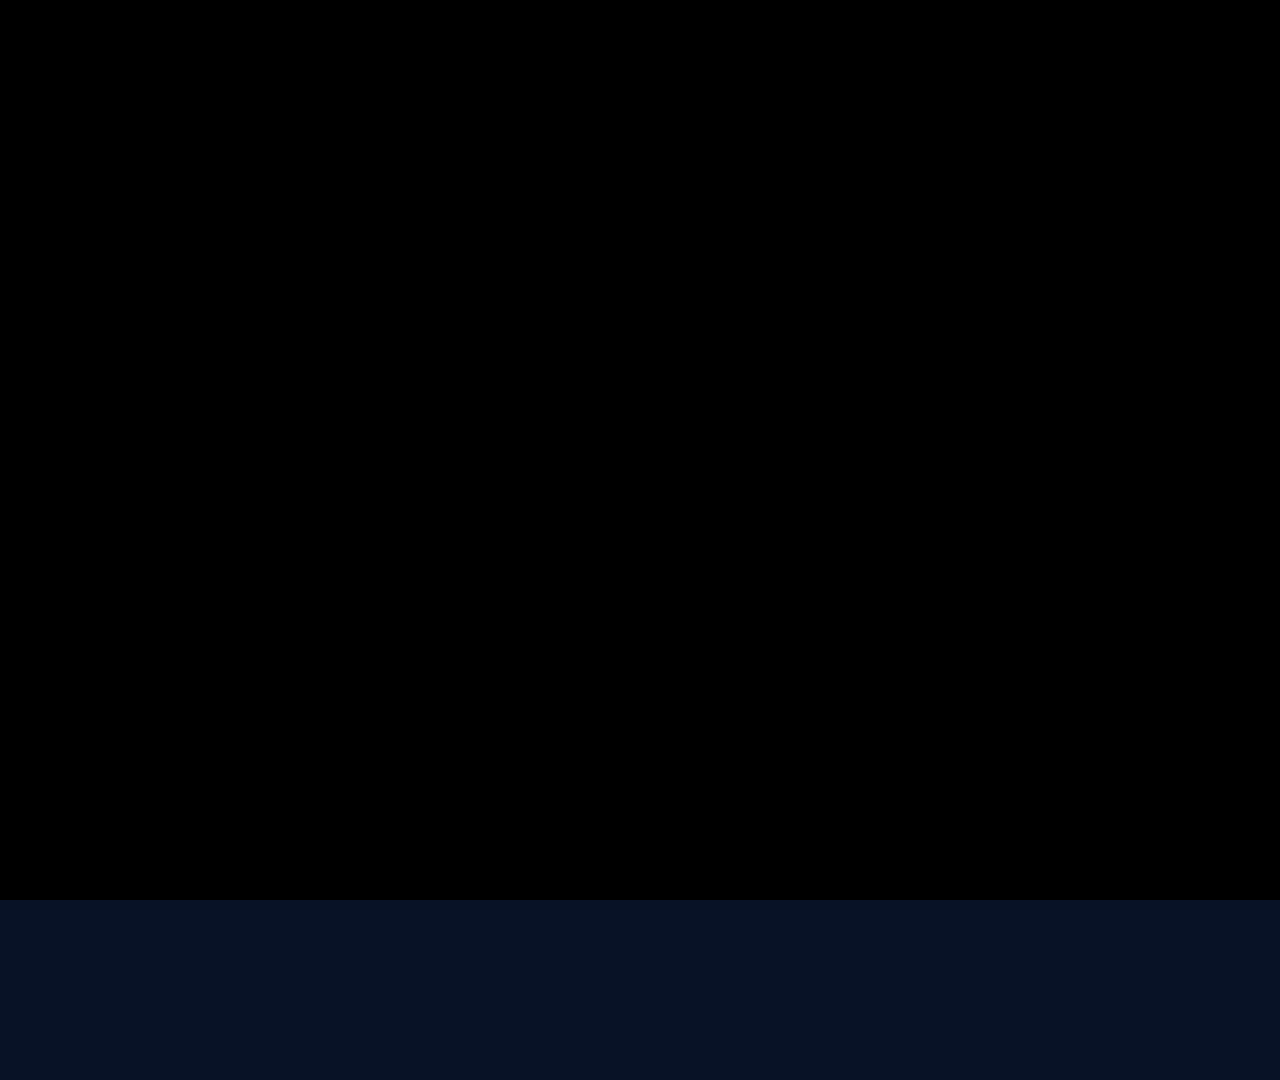
<file: promo/promo-horizontal.html>
<!doctype html><html><head><meta charset="utf-8"><style>
*{box-sizing:border-box;margin:0;padding:0}
html,body{width:1920px;height:1080px;overflow:hidden;background:#081226;font-family:'Inter',system-ui,sans-serif;color:#fff;-webkit-font-smoothing:antialiased}
.bg{position:absolute;inset:0;background:radial-gradient(1200px 700px at 78% 12%,#1a4c9a55,transparent 60%),radial-gradient(900px 600px at 10% 95%,#2f7ee033,transparent 60%),linear-gradient(160deg,#0a1a36,#081226 60%)}
.grid{position:absolute;inset:0;background-image:linear-gradient(#ffffff08 1px,transparent 1px),linear-gradient(90deg,#ffffff08 1px,transparent 1px);background-size:64px 64px;mask-image:radial-gradient(900px 600px at 50% 45%,#000,transparent)}
.scene{position:absolute;inset:0;opacity:0;display:flex;align-items:center;justify-content:center}
.col{display:flex;flex-direction:column;align-items:center;gap:34px;text-align:center}
.h{font-weight:800;font-size:104px;letter-spacing:-.035em;line-height:1.05}
.h.s{font-size:80px}.h.xs{font-size:56px}
.sub{font-size:44px;color:#b7cbe8;font-weight:500;letter-spacing:-.01em}
.warn{color:#ffb86b}.blue{color:#6fb1ff}.gold{color:#f2cf7a}
[data-a]{opacity:0;will-change:transform,opacity}
.stemcard{background:#fff;color:#22344b;border-radius:24px;padding:40px 48px;font-size:42px;line-height:1.5;width:1400px;text-align:left;box-shadow:0 30px 80px #0008}
.hl{background:linear-gradient(#ffe37a,#ffe37a) no-repeat left/0% 100%;border-radius:4px;padding:0 3px}
.logo{width:220px;height:220px;filter:drop-shadow(0 24px 50px #2f7ee077)}
.word{font-weight:800;font-size:120px;letter-spacing:-.04em}
/* demo */
.frame{width:1700px;height:862px;border-radius:22px;background:#fff;overflow:hidden;box-shadow:0 40px 110px #000a;display:flex;flex-direction:column;position:absolute;left:110px;top:44px}
.chrome{background:#dfe5ee;display:flex;flex-direction:column;flex:none}.tabsr{height:46px;display:flex;align-items:flex-end;gap:9px;padding:0 18px}.tabsr>i{align-self:center;margin-right:0}.tabsr>i:nth-child(3){margin-right:16px}
.tb{height:36px;display:flex;align-items:center;gap:9px;padding:0 18px;border-radius:11px 11px 0 0;font-size:15px;font-weight:600;color:#5d6d82;min-width:170px}.tb.on{background:#f4f6fa;color:#22344b}.tb u{width:13px;height:13px;border-radius:4px;background:#1a5fb4;flex:none}.tabsr em{font-style:normal;color:#7f90a8;font-size:22px;align-self:center;margin-left:4px}
.tool{height:50px;background:#f4f6fa;display:flex;align-items:center;gap:14px;padding:0 20px;border-bottom:1px solid #d9e2ee}.tool svg{width:22px;height:22px;fill:none;stroke:#6b7d92;stroke-width:2.2;stroke-linecap:round;stroke-linejoin:round;flex:none}.tool b{height:32px;flex:1;border-radius:16px;background:#e6ebf2}
.chrome i{width:14px;height:14px;border-radius:50%;background:#c4cfdd;flex:none}
.body{flex:1;display:flex;min-height:0}
.qb{flex:1;padding:44px 50px;color:#2a3b52;font-size:29px;line-height:1.6;display:flex;flex-direction:column;gap:22px;min-width:0;background:#fbfcfe}
.qb .qn{font-size:17px;font-weight:700;letter-spacing:.08em;text-transform:uppercase;color:#7f90a8}
.qb ol{list-style:none;display:flex;flex-direction:column;gap:12px}
.qb li{display:flex;gap:14px;align-items:center}.qb li::before{content:"";width:20px;height:20px;border:2.5px solid #9fb0c5;border-radius:50%;flex:none}
.panel{width:0;flex:none;overflow:hidden;background:#f3f6fb;border-left:1px solid #d9e2ee;color:#0f1f33}
.pin{width:560px;height:80%;display:flex;flex-direction:column;zoom:1.25}
.ptop{height:60px;background:#fff;border-bottom:1px solid #d9e2ee;display:flex;align-items:center;gap:11px;padding:0 20px;font-weight:700;font-size:21px;flex:none}
.ptop svg{width:30px;height:30px}.ptop span{margin-left:auto;background:#e7f0fc;color:#1a5fb4;font-size:14px;border-radius:99px;padding:4px 12px}
.pb{padding:20px;display:flex;flex-direction:column;gap:14px;position:relative;flex:1}
.prog{display:flex;gap:6px}.prog i{flex:1;height:7px;border-radius:4px;background:#d9e2ee;overflow:hidden;position:relative}.prog i u{position:absolute;inset:0;background:#1a5fb4;transform-origin:left;transform:scaleX(0)}
.card{position:absolute;left:20px;right:20px;top:48px;background:#fff;border:1px solid #d9e2ee;border-radius:16px;padding:20px;display:flex;flex-direction:column;gap:11px;box-shadow:0 6px 20px #0f1f3312;opacity:0}
.st{display:flex;justify-content:space-between;font-size:14px;font-weight:700;letter-spacing:.07em;text-transform:uppercase;color:#1a5fb4}.st b{color:#586a80}
.card h4{font-size:23px;line-height:1.3;letter-spacing:-.01em}
.o{border:2px solid #d9e2ee;border-radius:12px;padding:11px 13px;background:#f7f9fd;display:flex;gap:11px;align-items:center;font-size:19px;position:relative}
.o kbd{font:700 14px Inter;width:26px;height:26px;border-radius:7px;border:2px solid #d9e2ee;display:grid;place-items:center;color:#586a80;background:#fff;flex:none}
.o .tx{position:relative}.o .tx s{position:absolute;left:0;top:52%;height:2.5px;background:#7f90a8;width:0;text-decoration:none}
.fb{border-radius:12px;padding:11px 14px;font-size:18px;line-height:1.45;border-left:5px solid;opacity:0}
.fb b{display:block;font-size:13px;letter-spacing:.07em;text-transform:uppercase}
.fb.bad{background:#fbe6e3;border-color:#b3362b}.fb.bad b{color:#b3362b}.fb.good{background:#e2f4ea;border-color:#1b7f4d}.fb.good b{color:#1b7f4d}
.ans{background:linear-gradient(135deg,#1a5fb4,#123f86);color:#fff;border-radius:12px;padding:14px 16px;font-size:21px;font-weight:600;opacity:0}
.ans b{display:block;font-size:13px;letter-spacing:.08em;text-transform:uppercase;opacity:.8}
.skel{position:absolute;left:20px;right:20px;top:48px;display:flex;flex-direction:column;gap:13px;opacity:0}
.skel i{height:18px;border-radius:8px;background:#dfe7f2}.skel b{height:54px;border-radius:12px;background:#e6edf6}
.reading{display:flex;gap:10px;align-items:center;color:#586a80;font-size:19px}.reading u{width:9px;height:9px;border-radius:50%;background:#1a5fb4}
.cap{position:absolute;left:0;right:0;bottom:62px;text-align:center;font-size:50px;font-weight:700;letter-spacing:-.02em}
.cap span{position:absolute;left:0;right:0;bottom:0;opacity:0}
#cur{position:absolute;width:38px;height:38px;left:0;top:0;z-index:9;opacity:0;filter:drop-shadow(0 3px 6px #0006)}
#ring{position:absolute;width:60px;height:60px;border-radius:50%;border:4px solid #2f7ee0;left:0;top:0;opacity:0;z-index:8}
/* attending */
.two{display:grid;grid-template-columns:1fr 880px;gap:80px;align-items:center;width:1700px}
.two .h{text-align:left}
.chat{background:#f3f6fb;border-radius:28px;padding:26px;display:flex;flex-direction:column;gap:18px;color:#0f1f33;box-shadow:0 40px 100px #000a;min-height:640px;padding:34px}
.chd{display:flex;align-items:center;gap:14px;font-size:34px;font-weight:700}.chd svg{width:44px;height:44px;color:#1a5fb4}
.chd em{font-style:normal;font-size:17px;font-weight:700;color:#1b7f4d;background:#e2f4ea;border-radius:99px;padding:3px 13px}
.bub{max-width:90%;border-radius:26px;padding:20px 26px;font-size:36px;line-height:1.42}
.bub.me{align-self:flex-end;background:#1a5fb4;color:#fff;border-bottom-right-radius:6px}
.bub.at{align-self:flex-start;background:#fff;border:1px solid #d9e2ee;border-bottom-left-radius:6px}
.bub.at i{display:block;font-style:normal;font-size:15px;font-weight:800;letter-spacing:.07em;text-transform:uppercase;color:#1a5fb4;margin-bottom:4px}
.dots{display:flex;gap:9px;padding:10px 4px}.dots u{width:14px;height:14px;border-radius:50%;background:#9fb0c5}
/* review */
.pearl{background:#fff4d8;color:#3b2c06;border-radius:24px;padding:38px 42px;font-size:40px;line-height:1.42;text-align:left;box-shadow:0 30px 80px #0008}
.pearl b{display:block;font-size:17px;letter-spacing:.09em;text-transform:uppercase;color:#a66a00;margin-bottom:6px}
.prof{background:#fff;color:#0f1f33;border-radius:24px;padding:30px 34px;display:flex;flex-direction:column;gap:20px;box-shadow:0 30px 80px #0008;text-align:left}
.prof{padding:38px 42px!important;gap:28px!important}.prof h5{font-size:34px}.prow{display:grid;grid-template-columns:230px 1fr 96px;gap:20px;align-items:center;font-size:31px}
.prow i{height:18px;border-radius:9px;background:#e3eaf3;overflow:hidden;display:block}.prow i u{display:block;height:100%;border-radius:7px;width:0}
.prow em{font-style:normal;font-weight:700;text-align:right}
.chips{display:flex;flex-wrap:wrap;gap:22px;justify-content:center;max-width:1560px}
.chips span{border:2px solid #ffffff33;background:#ffffff12;border-radius:99px;padding:20px 40px;font-size:44px;font-weight:600}
.btn{background:#2f7ee0;border-radius:24px;padding:26px 56px;font-size:48px;font-weight:700;box-shadow:0 20px 50px #2f7ee066}
.url{font-size:34px;color:#9db8de;font-weight:500}
#fade{position:absolute;inset:0;background:#000;opacity:0;z-index:20}

.w{display:inline-block;will-change:transform,opacity}
.lab{font-size:26px;font-weight:700;letter-spacing:.2em;text-transform:uppercase;color:#6fb1ff}
.left{position:absolute;left:150px;top:0;bottom:0;display:flex;flex-direction:column;justify-content:center;gap:30px;text-align:left}
.xl{font-weight:800;font-size:168px;letter-spacing:-.045em;line-height:1}
.badge{position:absolute;right:150px;top:120px;width:260px;height:260px}
.tag{position:absolute;bottom:60px;display:flex;align-items:center;gap:16px;background:#ffffff14;border:2px solid #ffffff2e;backdrop-filter:blur(6px);border-radius:22px;padding:20px 30px;font-size:40px;font-weight:700;letter-spacing:-.015em;opacity:0}
.tag::before{content:"";position:absolute;top:-52px;left:60px;height:50px;border-left:3px dashed #ffffff55}
.tag i{width:18px;height:18px;border-radius:50%;background:#6fb1ff;flex:none}
.tag.big{font-size:54px;background:#2f7ee0;border-color:transparent;box-shadow:0 20px 50px #2f7ee066}.tag.big i{background:#fff}
.chain{position:relative;width:1560px;height:150px;margin-top:10px}
.chain .ln{position:absolute;left:40px;right:40px;top:28px;height:6px;border-radius:3px;background:#ffffff22;overflow:hidden}.chain .ln u{position:absolute;inset:0;background:linear-gradient(90deg,#2f7ee0,#6fb1ff);transform-origin:left;transform:scaleX(0)}
.node{position:absolute;top:0;width:390px;display:flex;flex-direction:column;align-items:center;gap:18px;font-size:35px;font-weight:600;color:#dbe8fb;opacity:0;line-height:1.25}
.node b{width:62px;height:62px;border-radius:50%;background:#2f7ee0;display:grid;place-items:center;font-size:28px;box-shadow:0 0 0 10px #2f7ee033}
.ul{position:absolute;left:0;right:0;bottom:-18px;height:22px;overflow:visible}

.pill2{display:inline-flex;align-items:center;gap:16px;background:#2f7ee0;border-radius:99px;padding:18px 40px;font-size:46px;font-weight:700;box-shadow:0 20px 50px #2f7ee066}
.pdfstage{position:relative;width:860px;height:620px}
.pdff{position:absolute;left:230px;top:90px;width:400px;height:440px;border-radius:26px;background:#fff;box-shadow:0 40px 100px #000a;display:flex;flex-direction:column;align-items:center;justify-content:center;gap:22px;color:#0f1f33;opacity:0}
.pdff svg{width:150px;height:150px}.pdff b{font-size:30px}.pdff em{font-style:normal;font-size:22px;color:#586a80}
.exui{position:absolute;inset:0;border-radius:26px;background:#f3f6fb;box-shadow:0 40px 100px #000a;color:#0f1f33;padding:26px;display:flex;flex-direction:column;gap:18px;opacity:0}
.exh{display:flex;align-items:center;gap:14px;font-size:26px;font-weight:700}.exh span{margin-left:auto;font-variant-numeric:tabular-nums;background:#fff;border:2px solid #d9e2ee;border-radius:12px;padding:6px 16px}
.exq{background:#fff;border:1px solid #d9e2ee;border-radius:18px;padding:22px;display:flex;flex-direction:column;gap:12px}
.exq i{height:16px;border-radius:8px;background:#dfe7f2;display:block}
.exo{border:2px solid #d9e2ee;border-radius:12px;padding:10px 14px;display:flex;align-items:center;gap:12px;font-size:22px;background:#f7f9fd}
.exo kbd{font:700 15px Inter;width:28px;height:28px;border-radius:8px;border:2px solid #d9e2ee;display:grid;place-items:center;color:#586a80;background:#fff}
.exg{display:grid;grid-template-columns:repeat(12,1fr);gap:8px}.exg u{height:40px;border-radius:9px;border:2px solid #d9e2ee;background:#fff;display:grid;place-items:center;font-size:18px;font-weight:700;color:#586a80;text-decoration:none}
.scorec{position:absolute;left:150px;top:150px;width:560px;border-radius:26px;background:#fff;box-shadow:0 40px 100px #000c;color:#0f1f33;padding:34px;display:flex;align-items:center;gap:30px;opacity:0}
.ringv{width:170px;height:170px;border-radius:50%;display:grid;place-items:center;position:relative;flex:none}.ringv::before{content:"";position:absolute;inset:17px;border-radius:50%;background:#fff}.ringv b{position:relative;font-size:46px;letter-spacing:-.03em}
.scorec div b{font-size:32px;display:block}.scorec div span{font-size:25px;color:#586a80}
.dev{display:inline-flex;align-items:center;gap:18px;background:#fff;color:#0f1f33;border-radius:24px;padding:24px 40px;font-size:44px;font-weight:700;box-shadow:0 24px 60px #0008}
.dev svg{width:54px;height:54px;color:#1a5fb4}

.hk{position:absolute;left:120px;top:0;bottom:0;width:900px;display:flex;flex-direction:column;justify-content:center;gap:26px;text-align:left}
.hq{position:absolute;right:110px;top:150px;width:760px;height:780px;background:#fff;border-radius:24px;color:#22344b;box-shadow:0 40px 110px #000a;padding:30px 34px;display:flex;flex-direction:column;gap:14px;overflow:hidden}
.hq .hh{display:flex;justify-content:space-between;font-size:19px;font-weight:700;letter-spacing:.07em;text-transform:uppercase;color:#7f90a8}
.hq .ln{height:15px;border-radius:8px;background:#dfe7f2;flex:none}
.hq .op{display:flex;align-items:center;gap:14px;border:2.500px solid #d9e2ee;border-radius:14px;padding:13px 16px;flex:none}
.hq .op::before{content:"";width:20px;height:20px;border:2.500px solid #9fb0c5;border-radius:50%;flex:none}
.hq .op i{height:13px;border-radius:7px;background:#dfe7f2;display:block}
.hbad{display:flex;align-items:center;gap:12px;background:#fbe6e3;color:#b3362b;border-left:6px solid #b3362b;border-radius:12px;padding:12px 16px;font-size:26px;font-weight:800;opacity:0;flex:none}
.hexp{flex:1;border:2px solid #d9e2ee;border-radius:14px;overflow:hidden;position:relative;opacity:0;min-height:0}
.hexp b{position:absolute;left:0;right:0;top:0;background:#f3f6fb;padding:10px 18px;font-size:19px;letter-spacing:.07em;text-transform:uppercase;color:#586a80;z-index:2;border-bottom:2px solid #d9e2ee}
.hexp div{position:absolute;left:18px;right:18px;top:58px;display:flex;flex-direction:column;gap:13px}
.hexp:after{content:"";position:absolute;right:6px;top:52px;width:7px;height:70px;border-radius:4px;background:#c4cfdd;transform:translateY(var(--sb,0px))}
.hnx{align-self:flex-end;background:#1a5fb4;color:#fff;border-radius:12px;padding:12px 34px;font-size:24px;font-weight:700;flex:none}
#hcur{position:absolute;width:38px;height:38px;left:0;top:0;z-index:9;opacity:0;filter:drop-shadow(0 3px 6px #0006)}
.hlg{background:linear-gradient(#ffe08a,#ffe08a) no-repeat left/0% 100%;border-radius:4px;padding:0 3px}
.hlb{background:linear-gradient(#b9dcff,#b9dcff) no-repeat left/0% 100%;border-radius:4px;padding:0 3px}
.swap{display:grid}.swap>*{grid-area:1/1;align-self:start}
.card .o{font-size:18px}
.pgrow{display:flex;align-items:center;gap:12px;font-size:17px;color:#586a80;opacity:0}
.pgrow u{text-decoration:none;display:inline-flex;align-items:center;gap:8px;border:2px solid #1a5fb4;color:#1a5fb4;font-weight:700;border-radius:99px;padding:7px 15px;background:#fff}
.pgrow svg{width:18px;height:18px}
.pchat{display:flex;flex-direction:column;gap:9px;opacity:0}
.pchat .m{align-self:flex-end;background:#1a5fb4;color:#fff;border-radius:14px 14px 4px 14px;padding:9px 13px;font-size:16.500px;line-height:1.35;max-width:88%;min-height:40px}
.pchat .a{align-self:flex-start;background:#f3f6fb;border:1px solid #d9e2ee;border-radius:14px 14px 14px 4px;padding:9px 13px;font-size:16.500px;line-height:1.4;max-width:94%;min-height:92px}
.pchat .a i{display:block;font-style:normal;font-size:11.500px;font-weight:800;letter-spacing:.07em;text-transform:uppercase;color:#1a5fb4;margin-bottom:2px}



.hk3{position:absolute;left:120px;width:880px;top:0;bottom:150px;justify-content:center;display:flex;flex-direction:column;gap:22px;font-weight:800;font-size:70px;letter-spacing:-.035em;line-height:1.08}
.hk3>div{opacity:0}
.sw{position:relative;display:inline-block}.sw svg{position:absolute;left:0;right:0;bottom:-20px;width:100%;height:18px;overflow:visible}
.hq{top:90px!important;height:730px!important}
.tally{position:absolute;left:1050px;width:760px;top:850px;display:grid;grid-template-columns:repeat(10,60px);gap:14px;justify-content:center}
.tally i{width:60px;height:60px;border-radius:16px;display:grid;place-items:center;font-style:normal;font-size:30px;font-weight:800;opacity:0}
.tally i.x{background:#3a1a1c;color:#ff8b7e;border:3px solid #b3362b}.tally i.v{background:#12321f;color:#7fe0a6;border:3px solid #1b7f4d}
.conn{width:5px;height:28px;border-radius:3px;background:linear-gradient(#f2cf7a,#6fb1ff);flex:none}
#pillw .conn:last-child{background:linear-gradient(#6fb1ff,#6fb1ff)}#pillw .conn:first-child{background:linear-gradient(#f2cf7a,#f2cf7a)}
#exui{display:grid!important;grid-template-columns:96px 1fr;grid-template-rows:auto 1fr;gap:18px}#exui .exh{grid-column:1/3}#exui .exg{grid-row:2;grid-column:1;grid-template-columns:1fr;align-content:start;gap:9px}#exui .exq{grid-row:2;grid-column:2;gap:16px;justify-content:center}
.pchat .a i{display:flex!important;align-items:center;gap:7px}.pchat .a i em{font-style:normal;text-transform:none;letter-spacing:0;font-size:11px;font-weight:700;color:#1b7f4d;background:#e2f4ea;border-radius:99px;padding:1px 8px}.pchat .a i b{display:inline-flex;gap:4px;margin-left:2px}.pchat .a i b u{width:6px;height:6px;border-radius:50%;background:#7f90a8;display:block}#attx span{display:inline-block;white-space:pre}
.dropz{position:absolute;left:90px;top:70px;width:680px;height:480px;border:5px dashed #6fb1ff88;border-radius:30px;display:flex;flex-direction:column;align-items:center;justify-content:flex-end;gap:16px;padding-bottom:44px;color:#dbe8fb;font-size:32px;font-weight:700;opacity:0}.dropz small{font-size:23px;font-weight:500;color:#9db8de}.upb{width:420px;height:12px;border-radius:6px;background:#ffffff22;overflow:hidden;opacity:0}.upb u{display:block;height:100%;width:0;background:#6fb1ff;border-radius:6px}
#hring{position:absolute;width:90px;height:90px;border-radius:50%;border:5px solid #6fb1ff;left:0;top:0;opacity:0;z-index:8}
.h[data-a*="mask"],.sub[data-a*="mask"]{padding-bottom:.16em}

/* Anki scenes */
.an-r{position:relative;width:900px;height:800px}
.an-sp{position:absolute;left:0;top:40px;width:600px;background:#fff;border-radius:22px;box-shadow:0 30px 80px #0008;color:#14202f;padding:26px;display:flex;flex-direction:column;gap:16px}
.an-hd{display:flex;align-items:center;gap:12px;font-weight:800;font-size:24px}.an-hd svg{width:36px;height:36px}
.an-row{display:flex;align-items:center;gap:14px}
.an-ic{width:60px;height:60px;border-radius:50%;border:2px solid #d9e2ee;display:grid;place-items:center;color:#1a5fb4;position:relative;background:#fff}
.an-ic svg{width:30px;height:30px}.an-ic.on{border-color:#1a5fb4;background:#e7f0fc}
.an-ic em{position:absolute;right:-5px;bottom:-5px;width:26px;height:26px;border-radius:50%;background:#1b7f4d;color:#fff;font:700 15px/26px Inter;font-style:normal;text-align:center}
.an-seg{display:flex;gap:8px}.an-seg span{border:2px solid #d9e2ee;border-radius:10px;padding:8px 14px;font-size:19px;font-weight:700;color:#4a5b70}.an-seg span.on{background:#1a5fb4;border-color:#1a5fb4;color:#fff}
.an-lb{font-weight:700;font-size:21px}
.an-ta{border:2px solid #d9e2ee;border-radius:12px;padding:12px 14px;font-size:22px;min-height:56px;color:#22344b}
.an-ta u{display:inline-block;width:2px;height:24px;background:#1a5fb4;vertical-align:middle}
.an-bt{align-self:flex-start;background:#1a5fb4;color:#fff;font-weight:800;font-size:21px;border-radius:12px;padding:13px 20px}
.an-aw{position:absolute;right:0;top:0;width:760px;height:620px;border-radius:16px;background:#ececec;box-shadow:0 40px 110px #000c;overflow:hidden;color:#1b2533}
.an-awt{height:46px;background:#d8d8d8;display:flex;align-items:center;gap:8px;padding:0 16px;font-size:17px;font-weight:700;color:#444}
.an-awt i{width:13px;height:13px;border-radius:50%}.an-awt span{margin:0 auto;transform:translateX(-30px)}
.an-tool{display:flex;gap:26px;justify-content:center;padding:10px 0;font-size:17px;color:#2a4a8a;font-weight:600;background:#f4f4f4;border-bottom:1px solid #ddd}
.an-dk{background:#fff;margin:16px;border-radius:10px;padding:6px 0;font-size:20px}
.an-dk div{display:flex;justify-content:space-between;padding:9px 20px}.an-dk div.hi{background:#e7f0fc;font-weight:800}.an-dk b{color:#1a5fb4;font-variant-numeric:tabular-nums}
.an-pv{margin:0 16px;height:300px;border-radius:12px;background:linear-gradient(160deg,#f4f8fd,#e9f0f9);display:flex;align-items:center;justify-content:center}
.an-src{width:640px;background:#fff;border-radius:16px;box-shadow:0 6px 24px rgba(20,40,80,.10);border-top:5px solid #2f6fdb;padding:22px 26px;font-size:25px;line-height:1.5}
.an-src .cz{font-weight:800;color:#2f6fdb}.an-src .bl{display:inline-block;background:#dbe6f7;border-radius:6px;color:#2f6fdb;padding:0 10px}
.an-src .x{margin-top:12px;padding-top:10px;border-top:1px solid #e3e9f2;font-size:19px;color:#4a5668}
/* flowchart */
.fc{position:relative;width:820px;height:470px;background:#fff;border-radius:14px;color:#14202f;font-family:Inter}
.fc h6{position:absolute;left:0;right:0;top:14px;text-align:center;font-size:24px;font-weight:800}
.fn{position:absolute;border:2px solid #9fb3cc;border-radius:10px;background:#f4f8fd;font-size:17px;font-weight:600;line-height:1.3;padding:8px 10px;text-align:center;display:flex;align-items:center;justify-content:center}
.fn.t{background:#e7f0fc;border-color:#1a5fb4}
.fc svg.ar{position:absolute;inset:0;width:100%;height:100%;pointer-events:none}
.ob{position:absolute;border-radius:8px;background:#f5a524;border:2px solid #c97f0a;box-shadow:0 2px 6px #0003}
.ob.act{background:#e5484d;border-color:#a8262a}
.ob.act:after{content:"?";position:absolute;inset:0;display:grid;place-items:center;color:#fff;font:800 30px Inter}
.ob.drw{background:#f5a52499;border:3px dashed #c97f0a}
.an-io{position:absolute;left:0;top:30px;width:880px;background:#fff;border-radius:22px;box-shadow:0 30px 80px #0008;color:#14202f;padding:24px 30px 26px;display:flex;flex-direction:column;gap:14px}
.an-hide{display:flex;gap:12px;align-items:center}.an-hide .an-ta{flex:1;min-height:0;padding:10px 14px;font-size:20px}
.an-big{position:absolute;left:0;top:0;width:900px;height:800px;border-radius:16px;background:#ececec;box-shadow:0 40px 110px #000c;overflow:hidden;color:#1b2533}
.an-stage{display:flex;flex-direction:column;align-items:center;gap:14px;padding:18px 0}
.an-ans{display:flex;gap:12px;justify-content:center}.an-ans span{border-radius:10px;padding:12px 22px;font-size:19px;font-weight:700;background:#fff;border:1px solid #c9c9c9;color:#333}
.an-ans span.g{color:#1b7f4d}.an-ans span.a{color:#b3362b}.an-ans span.pr{background:#dbe6f7;border-color:#1a5fb4}
#cur2{position:absolute;left:0;top:0;width:44px;height:44px;z-index:30;pointer-events:none}
</style></head><body>
<div class="bg"></div><div class="grid"></div>

<div class="scene" data-s="-100,6.6" style="display:block;padding:0">
  <div class="hk3"><div id="hl_1">You guess the answer.</div><div id="hl_2">You skim the explanation.</div><div id="hl_3" class="warn">You call it <span class="sw" style="padding-bottom:4px">studying...<svg style="bottom:-30px" viewBox="0 0 300 18" preserveAspectRatio="none"><path id="sw1" d="M4 10C70 3 190 3 296 9" fill="none" stroke="#ffb86b" stroke-width="7" stroke-linecap="round"/></svg></span></div></div>
  <div class="hq" id="hq1"><div class="hh"><span id="hqn">Question 1 of 20</span><span>Tutor</span></div><span class="ln" style="width:96%"></span><span class="ln" style="width:90%"></span><span class="ln" style="width:72%"></span><div class="op" data-o="0"><i style="width:42%"></i></div><div class="op" data-o="1"><i style="width:55%"></i></div><div class="op" data-o="2"><i style="width:38%"></i></div><div class="op" data-o="3"><i style="width:48%"></i></div>
    <div class="hbad" id="hbad"><span id="hbtx">Incorrect</span></div>
    <div class="hexp" id="hexp"><b>Explanation</b><div id="hscr"><span class="ln" style="width:97%"></span><span class="ln" style="width:92%"></span><span class="ln" style="width:95%"></span><span class="ln" style="width:60%"></span><span class="ln" style="width:0%"></span><span class="ln" style="width:96%"></span><span class="ln" style="width:88%"></span><span class="ln" style="width:93%"></span><span class="ln" style="width:90%"></span><span class="ln" style="width:45%"></span><span class="ln" style="width:0%"></span><span class="ln" style="width:94%"></span><span class="ln" style="width:97%"></span><span class="ln" style="width:85%"></span><span class="ln" style="width:70%"></span><span class="ln" style="width:0%"></span><span class="ln" style="width:92%"></span><span class="ln" style="width:96%"></span><span class="ln" style="width:90%"></span><span class="ln" style="width:88%"></span><span class="ln" style="width:52%"></span><span class="ln" style="width:0%"></span><span class="ln" style="width:95%"></span><span class="ln" style="width:91%"></span><span class="ln" style="width:97%"></span><span class="ln" style="width:64%"></span><span class="ln" style="width:0%"></span><span class="ln" style="width:93%"></span><span class="ln" style="width:89%"></span><span class="ln" style="width:40%"></span></div></div>
    <div class="hnx" id="hnx">Next</div></div>
  <div class="tally" id="tally"></div>
  <div id="hring"></div><svg id="hcur" viewBox="0 0 24 24"><path d="M4 2l15 9-6.500 1.800L16 20l-3.200 1.500-3.400-7.300L4 18z" fill="#fff" stroke="#0f1f33" stroke-width="1.400" stroke-linejoin="round"/></svg>
</div>

<div class="scene" data-s="6.6,15.5"><div class="col" style="gap:26px">
  <div id="glw" style="overflow:hidden"><div class="h s gold" style="line-height:1.3" data-a="6.8,rise,.08">Sometimes it's a knowledge gap.</div></div>
  <div id="stemw" style="overflow:hidden"><div class="stemcard" id="stem" style="width:1560px;font-size:46px;padding:44px 56px" data-a="6.9,pop">A 19-year-old man has abdominal pain that <span class="hlb" id="hl2">began near the umbilicus and moved to the right lower quadrant</span>. <span class="hlg" id="hl1">Rovsing sign is positive.</span> Temperature is 38.6&deg;C.</div></div>
  <div id="pillw" style="overflow:hidden;height:0;display:flex;flex-direction:column;align-items:center;gap:22px"><div id="brl" style="overflow:hidden;height:0"><svg class="logo" style="width:170px;height:170px" viewBox="0 0 120 120"><defs><linearGradient id="lgx1" x1="0" y1="0" x2="1" y2="1"><stop offset="0" stop-color="#3b8cf0"/><stop offset="1" stop-color="#103a80"/></linearGradient></defs><rect width="120" height="120" rx="28" fill="url(#lgx1)"/><rect x="16" y="28" width="88" height="68" rx="16" fill="#fff"/><rect x="26" y="38" width="68" height="36" rx="8" fill="#0f3a80"/><path d="M34 56h13l5-11 8 22 6-15 4 4h16" fill="none" stroke-linecap="round" stroke-linejoin="round" stroke="#7fd0ff" stroke-width="5"/><circle cx="34" cy="85" r="4" fill="#1a5fb4"/><circle cx="48" cy="85" r="4" fill="#1a5fb4" opacity=".45"/><rect x="72" y="81" width="22" height="8" rx="4" fill="#1a5fb4" opacity=".45"/></svg></div><i class="conn" id="cn1"></i><div class="pill2" style="font-size:62px;padding:30px 54px">My Senior Resident trains both.</div><i class="conn" id="cn2"></i><div id="brt" style="overflow:hidden;height:0"><div class="sub" style="font-size:52px;color:#dbe8fb">A reasoning coach that sits beside your question bank.</div></div></div>
  <div id="blw" style="overflow:hidden"><div class="h s blue" style="line-height:1.3" data-a="9.1,rise,.08">Sometimes it's the clue you read past.</div></div>
</div></div>

<div class="scene" data-s="15.5,43.5" style="display:block">
  <div class="frame" data-a="15.65,up"><div class="chrome"><div class="tabsr"><i style="background:#ff5f57"></i><i style="background:#febc2e"></i><i style="background:#28c840"></i><span class="tb on"><u></u>Question bank</span><span class="tb"><u style="background:#2e9e5b;border-radius:50%"></u>Entrada</span><span class="tb"><u style="background:#c98a1a"></u>Lecture notes</span><span class="tb"><u style="background:#2b7cd3"></u>Outlook</span><em>+</em></div><div class="tool"><svg viewBox="0 0 24 24"><path d="M14 6l-6 6 6 6"/></svg><svg viewBox="0 0 24 24" style="opacity:.4"><path d="M10 6l6 6-6 6"/></svg><svg viewBox="0 0 24 24"><path d="M19 12a7 7 0 1 1-2.100-5M19 5v4h-4"/></svg><b></b><svg viewBox="0 0 24 24"><circle cx="12" cy="5" r="1.300"/><circle cx="12" cy="12" r="1.300"/><circle cx="12" cy="19" r="1.300"/></svg></div></div><div class="body">
    <div class="qb"><span class="qn">Question 14 of 20</span>
      <p>A 19-year-old man has 18 hours of abdominal pain that began near the umbilicus and moved to the right lower quadrant. He has nausea and no appetite. He has had no recent cold or sore throat. Temperature is 38.6&deg;C. There is guarding and rebound tenderness at McBurney point. WBC is 16,000/mm&sup3;.</p>
      <p>Which of the following is the most likely diagnosis?</p>
      <ol><li>Mesenteric adenitis</li><li>Acute appendicitis</li><li>Gastroenteritis</li><li>Kidney stone</li></ol></div>
    <div class="panel" id="panel"><div class="pin">
      <div class="ptop"><svg viewBox="0 0 120 120"><defs><linearGradient id="lgx3" x1="0" y1="0" x2="1" y2="1"><stop offset="0" stop-color="#3b8cf0"/><stop offset="1" stop-color="#103a80"/></linearGradient></defs><rect width="120" height="120" rx="28" fill="url(#lgx3)"/><rect x="16" y="28" width="88" height="68" rx="16" fill="#fff"/><rect x="26" y="38" width="68" height="36" rx="8" fill="#0f3a80"/><path d="M34 56h13l5-11 8 22 6-15 4 4h16" fill="none" stroke-linecap="round" stroke-linejoin="round" stroke="#7fd0ff" stroke-width="5"/><circle cx="34" cy="85" r="4" fill="#1a5fb4"/><circle cx="48" cy="85" r="4" fill="#1a5fb4" opacity=".45"/><rect x="72" y="81" width="22" height="8" rx="4" fill="#1a5fb4" opacity=".45"/></svg>My Senior Resident<span>Q14</span></div>
      <div class="pb"><div class="prog"><i><u id="p1"></u></i><i><u id="p2"></u></i><i><u id="p3"></u></i><i><u id="p4"></u></i></div>
        <div class="skel" id="skel"><div class="reading"><u></u><u></u><u></u>Reading the question</div><i style="width:40%"></i><i style="width:92%"></i><i style="width:70%"></i><b></b><b></b><b></b></div>
        <div class="card" id="c1"><div class="st">Step 1 of 4 <b>Key finding</b></div><h4>The pain began at the umbilicus, then moved to the right lower quadrant. What does the move mean?</h4>
          <div class="o" id="c1a"><kbd>A</kbd>It is spreading across the abdomen</div><div class="o" id="c1b"><kbd>B</kbd>The lining over one spot is now irritated</div><div class="o"><kbd>C</kbd>It is referred from the ureter</div>
          <div class="swap"><div class="fb bad" id="f1a"><b>Not quite</b>Spreading pain gets wider. This pain got more exact.</div>
          <div class="fb good" id="f1b"><b>Correct</b>Vague midline pain is visceral. Sharp pain in one spot means the lining there is inflamed.</div></div></div>
        <div class="card" id="c2"><div class="st">Step 2 of 4 <b>Distractor</b></div><h4>He is nauseated with no appetite. How much weight does that carry?</h4>
          <div class="o"><kbd>A</kbd>A lot. It points to a gut infection</div><div class="o" id="c2b"><kbd>B</kbd>Little. The pain came first</div><div class="o"><kbd>C</kbd>A lot. It suggests obstruction</div>
          <div class="fb good" id="f2"><b>Correct</b>Pain, then nausea. When vomiting leads and pain follows, think gut infection.</div></div>
        <div class="card" id="c3"><div class="st">Step 3 of 4 <b>Elimination</b></div><h4>Which choices can you rule out from the stem?</h4>
          <div class="o" id="e1"><kbd>A</kbd><span class="tx">Mesenteric adenitis<s></s></span></div><div class="o"><kbd>B</kbd>Acute appendicitis</div><div class="o" id="e3"><kbd>C</kbd><span class="tx">Gastroenteritis<s></s></span></div><div class="o" id="e4"><kbd>D</kbd><span class="tx">Kidney stone<s></s></span></div>
          <div class="fb good" id="fe" style="min-height:86px"><b id="felb">Good elimination</b><span id="fetx"></span></div></div>
        <div class="card" id="c4"><div class="st">Step 4 of 4 <b>Final</b></div><h4>Two are left. Which one does the stem rule out?</h4>
          <div class="o" id="g1"><kbd>A</kbd><span class="tx">Mesenteric adenitis<s></s></span></div><div class="o" id="g2"><kbd>B</kbd>Acute appendicitis</div>
          <div class="swap" style="min-height:158px"><div class="pgrow" id="pgrow">Still stuck?<u id="pgbtn"><svg viewBox="0 0 24 24" fill="none" stroke="currentColor" stroke-width="2.400" stroke-linecap="round" stroke-linejoin="round"><rect x="3" y="8" width="18" height="12" rx="3"/><path d="M7 12h10M7 16h4"/></svg>Page the attending</u></div>
            <div class="pchat" id="pchat"><div class="m" id="me"><span id="metx"></span></div><div class="a" id="at"><i>Attending <em>on call</em><b id="atdots"><u></u><u></u><u></u></b></i><span id="attx"></span></div></div>
            <div class="fb good" id="f4"><b>Good elimination</b>No recent illness, and rebound means the peritoneum is involved.</div>
            <div class="ans" id="ans"><b>You got there yourself</b>One choice left standing.</div></div></div>
      </div></div></div>
  </div></div>
  <svg id="cur" viewBox="0 0 24 24"><path d="M4 2l15 9-6.500 1.800L16 20l-3.200 1.500-3.400-7.300L4 18z" fill="#fff" stroke="#0f1f33" stroke-width="1.400" stroke-linejoin="round"/></svg><div id="ring"></div>
  <div class="tag" id="k1" style="right:170px"><i></i>It reads the question you are on</div>
  <div class="tag" id="k2" style="left:170px"><i></i>You decide each step. Then it tells you why.</div>
  <div class="tag" id="k4" style="right:170px"><i></i>Every rule-out gets feedback</div>
  <div class="tag big" id="k5" style="left:170px"><i></i>Still stuck? Page the attending.</div>
  <div class="tag big" id="k3" style="left:560px"><i></i>It never hands you the answer</div>
</div>

<div class="scene" data-s="43.5,47.4"><div class="col" style="gap:30px">
  <div class="xl" style="font-size:150px" data-a="43.9,slam,.16">Not just a higher score.</div>
  <div class="h blue" style="font-size:150px;line-height:1.15" data-a="44.7,mask">A sharper clinician.</div>
</div></div>

<div class="scene" data-s="47.4,55.1"><div class="two" style="grid-template-columns:1fr 860px">
  <div class="col" style="align-items:flex-start;gap:22px"><div class="lab" data-a="47.55,track">Exam mode</div>
    <div class="h" style="text-align:left;font-size:88px;white-space:nowrap" data-a="47.75,slam,.09">Drop in any PDF.</div>
    <div class="h blue" style="text-align:left;font-size:88px;white-space:nowrap" data-a="49.7,mask">Sit a real exam.</div><div class="sub" style="text-align:left;white-space:nowrap" data-a="50.6,mask">Timed, flagged, scored at the end.</div></div>
  <div class="pdfstage"><div class="dropz" id="dropz"><span id="dztx">Drop your PDF here</span><div class="upb" id="upb"><u id="upu"></u></div><small id="dzsm">Any PDF of practice questions</small></div>
    <div class="pdff" id="pdff"><svg viewBox="0 0 64 64"><path d="M16 6h22l12 12v36a4 4 0 0 1-4 4H16a4 4 0 0 1-4-4V10a4 4 0 0 1 4-4z" fill="#e7f0fc" stroke="#1a5fb4" stroke-width="3"/><path d="M38 6v12h12" fill="none" stroke="#1a5fb4" stroke-width="3" stroke-linejoin="round"/><rect x="18" y="34" width="28" height="13" rx="3" fill="#1a5fb4"/><text x="32" y="44.5" font-family="Inter" font-weight="800" font-size="10" fill="#fff" text-anchor="middle">PDF</text></svg><b>Practice questions.pdf</b><em>40 questions</em></div>
    <div class="exui" id="exui"><div class="exh">Practice questions<span id="extm">60:00</span></div>
      <div class="exq"><i style="width:96%"></i><i style="width:88%"></i><i style="width:60%"></i>
        <div class="exo"><kbd>A</kbd><i style="width:46%;height:14px;border-radius:7px;background:#dfe7f2;display:block"></i></div><div class="exo" id="exsel"><kbd>B</kbd><i style="width:58%;height:14px;border-radius:7px;background:#dfe7f2;display:block"></i></div><div class="exo"><kbd>C</kbd><i style="width:40%;height:14px;border-radius:7px;background:#dfe7f2;display:block"></i></div><div class="exo"><kbd>D</kbd><i style="width:52%;height:14px;border-radius:7px;background:#dfe7f2;display:block"></i></div></div>
      <div class="exg" id="exg"></div></div>
    <div class="scorec" id="scorec"><div class="ringv" id="ringv"><b id="ringn">0%</b></div><div><b>31 of 40 correct</b><span>Review 9 misses with your senior</span></div></div>
  </div>
</div></div>

<div class="scene" data-s="55.1,58.971"><div class="two" style="grid-template-columns:1fr 760px">
  <div class="col" style="align-items:flex-start;gap:22px"><div class="lab" data-a="55.2,track">Second chance</div>
    <div class="h" style="text-align:left;font-size:96px" data-a="55.35,slam,.09">Missed one?</div>
    <div class="h blue" style="text-align:left;font-size:96px" data-a="56.2,mask">The answer stays hidden.</div>
    <div class="sub" style="text-align:left" data-a="57.6,mask">You try again first. The review is where your score moves.</div></div>
  <div class="exui" id="sc2" style="position:relative;inset:auto;height:auto;opacity:1"><div class="exh">Review<span>Question 7</span></div>
    <div class="exq"><i style="width:96%"></i><i style="width:82%"></i>
      <div class="exo"><kbd>A</kbd><i style="width:46%;height:14px;border-radius:7px;background:#dfe7f2;display:block"></i></div><div class="exo" id="scB"><kbd>B</kbd><i style="width:58%;height:14px;border-radius:7px;background:#dfe7f2;display:block"></i></div><div class="exo" id="scC"><kbd>C</kbd><i style="width:40%;height:14px;border-radius:7px;background:#dfe7f2;display:block"></i></div><div class="exo"><kbd>D</kbd><i style="width:52%;height:14px;border-radius:7px;background:#dfe7f2;display:block"></i></div></div>
    <div id="scfb" style="border-radius:14px;padding:16px 20px;font-size:25px;font-weight:700;border-left:6px solid #d97706;background:#fbecd3;color:#7a4a05">Second chance. B was not it. Pick again.</div></div>
</div></div>

<div class="scene" data-s="80,90"><div class="two" style="grid-template-columns:1fr 900px">
  <div class="col" style="align-items:flex-start;gap:22px"><div class="lab" data-a="80.15,track">Anki, built in</div>
    <div class="h" style="text-align:left;font-size:92px" data-a="80.35,slam,.09">One tap.</div>
    <div class="h blue" style="text-align:left;font-size:92px;line-height:1.1" data-a="81.2,mask">A real card in your deck.</div>
    <div class="sub" style="text-align:left" data-a="82.2,mask">Cloze or question and answer. No copy and paste.</div></div>
  <div class="an-r">
    <div class="an-sp" id="ansp"><div class="an-hd"><svg viewBox="0 0 120 120"><defs><linearGradient id="lgx9" x1="0" y1="0" x2="1" y2="1"><stop offset="0" stop-color="#3b8cf0"/><stop offset="1" stop-color="#103a80"/></linearGradient></defs><rect width="120" height="120" rx="28" fill="url(#lgx9)"/><path d="M47 21h26a5 5 0 0 1 5 5v15h15a5 5 0 0 1 5 5v26a5 5 0 0 1-5 5H78v15a5 5 0 0 1-5 5H47a5 5 0 0 1-5-5V77H27a5 5 0 0 1-5-5V46a5 5 0 0 1 5-5h15V26a5 5 0 0 1 5-5z" fill="#fff"/></svg>My Senior Resident</div>
      <div class="an-row"><div class="an-ic" id="anic"><svg viewBox="0 0 24 24"><g fill="none" stroke="currentColor" stroke-width="2" stroke-linecap="round" stroke-linejoin="round"><rect x="6.5" y="3.5" width="11" height="15" rx="2" transform="rotate(8 12 11)"/><rect x="4" y="5.5" width="11" height="15" rx="2" fill="#fff"/><path d="M7.5 11h4M7.5 14h4"/></g></svg><em id="anok">✓</em></div><div class="an-seg"><span class="on">Cloze</span><span>Question and answer</span><span>Image occlusion</span></div></div>
      <div class="an-lb">What should this card cover?</div><div class="an-ta"><span id="antyp"></span><u id="ancar"></u></div><div class="an-bt" id="anmk">Make cloze card</div></div>
    <div class="an-aw" id="anaw" style="top:250px"><div class="an-awt"><i style="background:#ff5f57"></i><i style="background:#febc2e"></i><i style="background:#28c840"></i><span>Anki</span></div><div class="an-tool"><span>Decks</span><span>Add</span><span>Browse</span><span>Stats</span><span>Sync</span></div>
      <div class="an-dk"><div><span>Peds shelf</span><b>214</b></div><div class="hi"><span>My Senior Resident</span><b id="ancnt">12</b></div></div>
      <div class="an-pv"><div class="an-src" id="ansrc">Pain that starts at the umbilicus and moves to the right lower quadrant means <span class="cz" id="ancz"><span class="bl">[...]</span></span>.<div class="x" id="anx">Visceral pain first, then parietal pain once the peritoneum is irritated.</div></div></div></div>
  </div>
</div></div>
<div class="scene" data-s="90,104"><div class="two" style="grid-template-columns:1fr 900px">
  <div class="col" style="align-items:flex-start;gap:22px"><div class="lab" data-a="90.15,track">Image occlusion</div>
    <div class="h" style="text-align:left;font-size:92px" data-a="90.35,slam,.09">Box any diagram.</div>
    <div class="h blue" style="text-align:left;font-size:92px;line-height:1.1" data-a="91.3,mask">Every box is a card.</div>
    <div class="sub" style="text-align:left" data-a="92.3,mask">The image goes from your computer straight into Anki.</div></div>
  <div class="an-r">
    <div class="an-io" id="anio"><div class="an-hd"><svg viewBox="0 0 120 120"><defs><linearGradient id="lgx9" x1="0" y1="0" x2="1" y2="1"><stop offset="0" stop-color="#3b8cf0"/><stop offset="1" stop-color="#103a80"/></linearGradient></defs><rect width="120" height="120" rx="28" fill="url(#lgx9)"/><path d="M47 21h26a5 5 0 0 1 5 5v15h15a5 5 0 0 1 5 5v26a5 5 0 0 1-5 5H78v15a5 5 0 0 1-5 5H47a5 5 0 0 1-5-5V77H27a5 5 0 0 1-5-5V46a5 5 0 0 1 5-5h15V26a5 5 0 0 1 5-5z" fill="#fff"/></svg>Image occlusion</div>
      <div class="an-hide"><div class="an-ta"><span id="anhide"></span></div><div class="an-bt" id="anbox" style="font-size:18px;padding:11px 16px">Box it for me</div></div>
      <div class="fc" id="efc"><h6>Approach to suspected appendicitis</h6>
<div class="fn t" style="left:265px;top:60px;width:290px;height:56px">RLQ pain, fever, pain that migrated</div>
<div class="fn" style="left:265px;top:146px;width:290px;height:56px">Risk score (Alvarado or Pediatric Appendicitis Score)</div>
<div class="fn" style="left:20px;top:240px;width:230px;height:40px">Low risk</div><div class="fn" style="left:295px;top:240px;width:230px;height:40px">Intermediate risk</div><div class="fn" style="left:570px;top:240px;width:230px;height:40px">High risk</div>
<div class="fn" id="en1" style="left:20px;top:306px;width:230px;height:70px">Discharge with clear return advice</div>
<div class="fn" id="en2" style="left:295px;top:306px;width:230px;height:70px">Ultrasound first in children and pregnancy, CT in adults</div>
<div class="fn" id="en3" style="left:570px;top:306px;width:230px;height:70px">Surgical consult, appendectomy</div>
<div class="fn" id="en4" style="left:200px;top:400px;width:420px;height:52px">Perforated with abscess: IV antibiotics, percutaneous drain</div>
<svg class="ar" viewBox="0 0 820 470"><g stroke="#7f95b3" stroke-width="2.5" fill="none" marker-end="url(#ahe)"><path d="M410 116v26"/><path d="M410 202v14H135v20"/><path d="M410 216v20"/><path d="M410 216h275v20"/><path d="M135 280v22"/><path d="M410 280v22"/><path d="M685 280v22"/><path d="M685 376v14H520v6"/></g><defs><marker id="ahe" viewBox="0 0 10 10" refX="8" refY="5" markerWidth="7" markerHeight="7" orient="auto"><path d="M0 0L10 5L0 10z" fill="#7f95b3"/></marker></defs></svg>
<div class="ob" id="eb1" style="left:16px;top:302px;width:238px;height:78px"></div><div class="ob" id="eb2" style="left:291px;top:302px;width:238px;height:78px"></div><div class="ob" id="eb3" style="left:566px;top:302px;width:238px;height:78px"></div><div class="ob" id="eb4" style="left:196px;top:396px;width:428px;height:60px"></div></div>
      <div class="an-bt" id="anadd">Add 4 cards to Anki</div></div>
    <div class="an-big" id="anbig"><div class="an-awt"><i style="background:#ff5f57"></i><i style="background:#febc2e"></i><i style="background:#28c840"></i><span>Anki</span></div><div class="an-tool"><span>Decks</span><span>Add</span><span>Browse</span><span>Stats</span><span>Sync</span></div>
      <div class="an-stage"><div class="fc" id="kfc"><h6>Approach to suspected appendicitis</h6>
<div class="fn t" style="left:265px;top:60px;width:290px;height:56px">RLQ pain, fever, pain that migrated</div>
<div class="fn" style="left:265px;top:146px;width:290px;height:56px">Risk score (Alvarado or Pediatric Appendicitis Score)</div>
<div class="fn" style="left:20px;top:240px;width:230px;height:40px">Low risk</div><div class="fn" style="left:295px;top:240px;width:230px;height:40px">Intermediate risk</div><div class="fn" style="left:570px;top:240px;width:230px;height:40px">High risk</div>
<div class="fn" id="kn1" style="left:20px;top:306px;width:230px;height:70px">Discharge with clear return advice</div>
<div class="fn" id="kn2" style="left:295px;top:306px;width:230px;height:70px">Ultrasound first in children and pregnancy, CT in adults</div>
<div class="fn" id="kn3" style="left:570px;top:306px;width:230px;height:70px">Surgical consult, appendectomy</div>
<div class="fn" id="kn4" style="left:200px;top:400px;width:420px;height:52px">Perforated with abscess: IV antibiotics, percutaneous drain</div>
<svg class="ar" viewBox="0 0 820 470"><g stroke="#7f95b3" stroke-width="2.5" fill="none" marker-end="url(#ahk)"><path d="M410 116v26"/><path d="M410 202v14H135v20"/><path d="M410 216v20"/><path d="M410 216h275v20"/><path d="M135 280v22"/><path d="M410 280v22"/><path d="M685 280v22"/><path d="M685 376v14H520v6"/></g><defs><marker id="ahk" viewBox="0 0 10 10" refX="8" refY="5" markerWidth="7" markerHeight="7" orient="auto"><path d="M0 0L10 5L0 10z" fill="#7f95b3"/></marker></defs></svg>
<div class="ob" id="kb1" style="left:16px;top:302px;width:238px;height:78px"></div><div class="ob" id="kb2" style="left:291px;top:302px;width:238px;height:78px"></div><div class="ob" id="kb3" style="left:566px;top:302px;width:238px;height:78px"></div><div class="ob" id="kb4" style="left:196px;top:396px;width:428px;height:60px"></div></div><div class="an-ans" id="anfront"><span class="pr" id="anshow">Show Answer</span></div><div class="an-ans" id="anback"><span class="a">Again</span><span>Hard</span><span class="g" id="angood">Good</span><span>Easy</span></div></div></div>
    <svg id="cur2" viewBox="0 0 24 24"><path d="M4 2l15 9-6.500 1.800L16 20l-3.200 1.500-3.400-7.300L4 18z" fill="#fff" stroke="#0f1f33" stroke-width="1.400" stroke-linejoin="round"/></svg>
  </div>
</div></div>
<div class="scene" data-s="58.971,62.871"><div class="col" style="gap:40px;align-items:flex-start;width:980px">
  <div class="lab" data-a="59.071,track">After every question</div>
  <div style="display:flex;flex-direction:column;gap:44px;width:980px">
    <div class="pearl" data-a="59.171,left"><b>Pearl</b>Pain that starts at the umbilicus and settles in the right lower quadrant is appendicitis until proven otherwise.<b style="margin-top:20px">Trap</b>Nausea does not make it gastroenteritis. The pain came first.</div>
    <div class="prof" data-a="59.471,right"><h5>Your reasoning profile</h5>
      <div class="prow"><span>Triage</span><i><u data-w="58" style="background:#c98a1a"></u></i><em>0%</em></div>
      <div class="prow"><span>Key finding</span><i><u data-w="81" style="background:#1b7f4d"></u></i><em>0%</em></div>
      <div class="prow"><span>Distractors</span><i><u data-w="46" style="background:#b3362b"></u></i><em>0%</em></div>
      <div class="prow"><span>Elimination</span><i><u data-w="90" style="background:#1b7f4d"></u></i><em>0%</em></div></div>
  </div>
</div></div>

<div class="scene" data-s="62.871,66.771"><div class="col" style="gap:40px">
  <div class="h" data-a="62.971,rise,.08">Works with any question bank.</div>
  <div style="display:flex;gap:30px"><div class="dev" data-a="63.671,fly,-260,0"><svg viewBox="0 0 24 24" fill="none" stroke="currentColor" stroke-width="2" stroke-linecap="round" stroke-linejoin="round"><rect x="3" y="4" width="18" height="16" rx="3"/><path d="M15 4v16"/></svg>Chrome side panel</div><div class="dev" data-a="63.871,fly,260,0"><svg viewBox="0 0 24 24" fill="none" stroke="currentColor" stroke-width="2" stroke-linecap="round" stroke-linejoin="round"><circle cx="12" cy="12" r="9"/><path d="M3 12h18M12 3c3 3.5 3 14.500 0 18M12 3c-3 3.500-3 14.500 0 18"/></svg>Web app</div></div>
  <div class="chips"><span data-a="64.371,fly,-240,160">Screenshots</span><span data-a="64.571,fly,0,200">PDFs</span><span data-a="64.771,fly,240,160">Pasted text</span><span data-a="65,fly,0,220">Narrows with your cross-outs</span></div>
  <div class="sub" data-a="65.271,mask">Read only. It never clicks or changes a thing.</div>
</div></div>

<div class="scene" data-s="66.771,71.771"><div class="col" style="gap:30px">
  <svg class="logo" style="width:150px;height:150px" data-a="66.871,pop" viewBox="0 0 120 120"><defs><linearGradient id="lgx2" x1="0" y1="0" x2="1" y2="1"><stop offset="0" stop-color="#3b8cf0"/><stop offset="1" stop-color="#103a80"/></linearGradient></defs><rect width="120" height="120" rx="28" fill="url(#lgx2)"/><rect x="16" y="28" width="88" height="68" rx="16" fill="#fff"/><rect x="26" y="38" width="68" height="36" rx="8" fill="#0f3a80"/><path d="M34 56h13l5-11 8 22 6-15 4 4h16" fill="none" stroke-linecap="round" stroke-linejoin="round" stroke="#7fd0ff" stroke-width="5"/><circle cx="34" cy="85" r="4" fill="#1a5fb4"/><circle cx="48" cy="85" r="4" fill="#1a5fb4" opacity=".45"/><rect x="72" y="81" width="22" height="8" rx="4" fill="#1a5fb4" opacity=".45"/></svg>
  <div class="h" data-a="67.271,slam,.1">Stop guessing answers.</div>
  <div class="h blue" style="margin-top:-24px;padding-bottom:34px" data-a="68.071,mask">Learn to think like a <span class="sw">clinician.<svg viewBox="0 0 300 18" preserveAspectRatio="none"><path id="sw2" d="M4 10C70 3 190 3 296 9" fill="none" stroke="#6fb1ff" stroke-width="7" stroke-linecap="round"/></svg></span></div>
  <div class="btn" data-a="68.871,pop">Free to start</div>
  <div class="url" data-a="69.271,up">My Senior Resident &nbsp;·&nbsp; asimi99.github.io/senior-resident</div>
</div></div>
<div id="fade"></div>
<script>
const $=s=>document.querySelector(s), $$=s=>[...document.querySelectorAll(s)];
const cl=(x,a=0,b=1)=>Math.max(a,Math.min(b,x)), pr=(t,a,d)=>cl((t-a)/d), eo=x=>1-Math.pow(1-x,3), eio=x=>x<.5?4*x*x*x:1-Math.pow(-2*x+2,3)/2, back=x=>{const c=1.7;return 1+(c+1)*Math.pow(x-1,3)+c*Math.pow(x-1,2)};
const scenes=$$('.scene').map(e=>{const [a,b]=e.dataset.s.split(',').map(Number);return{e,a,b}});
const anims=$$('[data-a]').map(e=>{const p=e.dataset.a.split(',');const o={e,t:+p[0],k:p[1],x:p[2]===undefined?null:+p[2],y:p[3]===undefined?null:+p[3]};
  if(o.k==='slam'||o.k==='rise'){const out=[];[...e.childNodes].forEach(n=>{if(n.nodeType===3){n.textContent.split(/(\s+)/).forEach(w=>{if(!w)return;if(/^\s+$/.test(w)){out.push(document.createTextNode(' '));return}const s=document.createElement('span');s.className='w';s.textContent=w;out.push(s)})}else out.push(n)});e.replaceChildren(...out);o.ws=[...e.querySelectorAll('.w')];e.style.opacity=1}
  if(o.k==='type'){o.txt=e.textContent;e.style.opacity=1;e.textContent=''}
  return o});
$('#exg').innerHTML=Array.from({length:10},(_,i)=>`<u>${i+1}</u>`).join('');
function card(id,t,a,b){const e=$(id);const o=Math.min(eo(pr(t,a,.4)),1-pr(t,b,.3));e.style.opacity=o;e.style.transform=`translateY(${(1-eo(pr(t,a,.4)))*22}px)`}
function pick(id,t,at,cls){const e=$(id);const on=t>=at;const col={bad:['#b3362b','#fbe6e3'],good:['#1b7f4d','#e2f4ea']}[cls];e.style.borderColor=on?col[0]:'';e.style.background=on?col[1]:'';const k=e.querySelector('kbd');k.style.background=on?col[0]:'';k.style.color=on?'#fff':'';k.style.borderColor=on?'transparent':'';e.style.transform=`scale(${1+0.03*Math.sin(Math.PI*pr(t,at,.3))})`}
function strike(id,t,at){const e=$(id);const p=eo(pr(t,at,.35));e.querySelector('s').style.width=(p*100)+'%';e.style.borderColor='';e.style.background=p>0?'#f1f4f8':'';e.style.opacity=1-.42*p;e.querySelector('.tx').style.color=p>0?'#7f90a8':''}
function fbk(id,t,a,b){$(id).style.opacity=Math.min(eo(pr(t,a,.3)),b?1-pr(t,b,.25):1)}
const P0=[1500,930];
const ME='Both give RLQ pain and fever. How do I split them?', AT='Two things in the stem. Any recent cold or sore throat? And is there guarding with rebound?';
const ELIM=[[29.4,'Keep it in play','He is young, with right lower quadrant pain and fever. Nothing rules this out yet.',1],[30.7,'Good elimination','The pain came before the nausea, and there is no diarrhea.',0],[31.9,'Good elimination','Stone pain is colicky in the flank, with no rebound.',0]];
const CUR=[[15.6,P0],[19.2,P0],[19.9,'#c1a'],[21.3,'#c1a'],[21.9,'#c1b'],[25.2,'#c1b'],[26.0,'#c2b'],[28.6,'#c2b'],[29.2,'#e1'],[30.2,'#e1'],[30.55,'#e3'],[31.3,'#e3'],[31.75,'#e4'],[33.6,'#e4'],[34.3,'#g1'],[34.9,'#g1'],[35.15,'#g2'],[35.7,'#g2'],[35.9,'#g1'],[36.15,'#g1'],[36.45,'#pgbtn'],[36.6,'#pgbtn'],[37.1,[1590,770]],[40.6,[1590,770]],[41.1,'#g1'],[43.5,'#g1']];

function pt(p){ if(Array.isArray(p)) return p; const r=$(p).getBoundingClientRect(); return [r.left+r.width*.62, r.top+r.height*.55]; }
const HOOK=9, SEG=[[6.6,12.6,1.45],[12.6,15.5,1.3],[15.5,43.5,1.4],[43.5,47.4,1.25],[47.4,55.1,1.25],[55.1,58.971,1.45],[80,90,1.1],[90,104,1.1],[58.971,62.871,0],[62.871,66.771,1.3],[66.771,71.771,1.2]];
function remap(T){if(T<HOOK)return 6.6-(HOOK-T);let x=T-HOOK;for(const [a,b,f] of SEG){if(!f)continue;const d=(b-a)*f;if(x<d)return a+x/f;x-=d}return 71.771+x}
const CYC=(()=>{let g=Array.from({length:19},(_,i)=>Math.max(.1,.62*Math.pow(.86,i)));const sm=g.reduce((a,b)=>a+b,0);g=g.map(x=>x*4.5/sm);const d=[3.9].concat(g),o=[1,2,0,3,1,2,3,0,2,1,3,0];let t=.25;return d.map((x,i)=>{const c={a:t,d:x,r:(i===1||i===4)?1:0,o:o[i%12],n:1+i};t+=x;return c})})();
$('#tally').innerHTML=CYC.map(c=>`<i class="${c.r?'v':'x'}">${c.r?'✓':'✕'}</i>`).join('');
function hook(T){
  if(T>HOOK+.2)return;
  [['#hl_1',.9],['#hl_2',1.9],['#hl_3',3.2]].forEach(([id,a])=>{const e=$(id),p=pr(T,a,.35);e.style.opacity=cl(p*1.5);e.style.transform=`translateY(${(1-eo(p))*40}px)`});
  const sw=$('#sw1');sw.style.strokeDasharray=300;sw.style.strokeDashoffset=300*(1-eio(pr(T,3.6,.45)));
  let k=0;while(k<CYC.length-1&&T>=CYC[k+1].a)k++;const c=CYC[k],u=cl((T-c.a)/c.d),hold=T>=CYC[CYC.length-1].a+CYC[CYC.length-1].d;
  const q=$('#hq1'),ops=[...q.querySelectorAll('.op')],picked=u>=.2||hold,col=c.r?['#1b7f4d','#e2f4ea']:['#b3362b','#fbe6e3'];
  $('#hqn').textContent='Question '+c.n+' of 20';
  ops.forEach((o,i)=>{const on=picked&&i===c.o;o.style.borderColor=on?col[0]:'';o.style.background=on?col[1]:''});
  const hb=$('#hbad');hb.style.opacity=picked?1:0;hb.style.background=col[1];hb.style.color=col[0];hb.style.borderLeftColor=col[0];$('#hbtx').textContent=c.r?'Correct':'Incorrect';
  const ex=$('#hexp'),sc=eio(cl((u-.36)/.4));ex.style.opacity=(u>=.3||hold)?1:0;$('#hscr').style.transform=`translateY(${-sc*(c.r?120:560)}px)`;ex.style.setProperty('--sb',(sc*190)+'px');
  const fast=c.d<.3,out=(hold||fast)?0:cl((u-.88)/.12),inn=k===0?eo(pr(T,.25,.4)):(fast?1:cl(u/.1));
  q.style.transform=`translateX(${-out*150+(1-inn)*150}px)`;q.style.opacity=Math.min(inn,1-out*(k<CYC.length-1?1:0));
  [...$('#tally').children].forEach((e,i)=>{const p=pr(T,CYC[i].a+CYC[i].d*.25,.25);e.style.opacity=cl(p*2);e.style.transform=`scale(${.5+.5*back(p)})`});
  const nb=$('#hnx').getBoundingClientRect(),cp=eio(pr(T,2.5,.6)),nx=nb.left+nb.width*.5,ny=nb.top+nb.height*.55,hx=1700+(nx-1700)*cp,hy=1010+(ny-1010)*cp;const hc=$('#hcur');
  const ck=cl((u-.8)/.14),press=hold?0:Math.sin(Math.PI*ck);hc.style.transform=`translate(${hx}px,${hy}px) scale(${1-.18*press})`;hc.style.opacity=Math.min(pr(T,2.4,.2),1-pr(T,HOOK-.35,.3));
  const hn=$('#hnx');hn.style.transform=`scale(${1+.16*press})`;hn.style.boxShadow=`0 0 0 ${10*press}px #2f7ee055,0 0 ${40*press}px #2f7ee0`;hn.style.filter=`brightness(${1+.35*press})`;
  const rg=$('#hring');rg.style.opacity=hold?0:(ck>0&&ck<1?1-ck:0);rg.style.transform=`translate(${nx-45}px,${ny-45}px) scale(${.4+1.5*ck})`;
}
function seek(T){const t=remap(T);
  scenes.forEach(s=>{const on=t>=s.a-0.01&&t<=s.b;const o=Math.min(pr(t,s.a,.3),1-pr(t,s.b-.3,.3));s.e.style.opacity=on?o:0;s.e.style.visibility=on?'visible':'hidden'});
  anims.forEach(a=>{const e=a.e,p=pr(t,a.t,.6),q=eo(p);
    if(a.k==='up'){e.style.opacity=cl(p*1.6);e.style.transform=`translateY(${(1-q)*46}px)`}
    else if(a.k==='pop'){e.style.opacity=cl(p*1.6);e.style.transform=`scale(${.6+.4*back(p)})`}
    else if(a.k==='left'||a.k==='right'){e.style.opacity=cl(p*1.4);e.style.transform=`translateX(${(a.k==='left'?-1:1)*(1-q)*160}px) rotate(${(a.k==='left'?-1:1)*(1-q)*2}deg)`}
    else if(a.k==='mask'){e.style.opacity=p>0?1:0;e.style.clipPath=`inset(0 0 ${(1-q)*100}% 0)`;e.style.transform=`translateY(${(1-q)*50}px)`}
    else if(a.k==='track'){e.style.opacity=cl(p*1.3);e.style.letterSpacing=(.2+.5*(1-q))+'em'}
    else if(a.k==='track2'){e.style.opacity=cl(p*1.3);e.style.letterSpacing=(-.04+.22*(1-q))+'em'}
    else if(a.k==='fly'){const pp=pr(t,a.t,.55);e.style.opacity=cl(pp*1.5);const b=back(pp);e.style.transform=`translate(${a.x*(1-b)}px,${a.y*(1-b)}px) scale(${.7+.3*b})`}
    else if(a.k==='type'){e.textContent=a.txt.slice(0,Math.round(a.txt.length*pr(t,a.t,a.x||1.2)))}
    else if(a.k==='slam'){a.ws.forEach((w,i)=>{const pp=pr(t,a.t+i*(a.x||.15),.28);w.style.opacity=cl(pp*2);w.style.transform=`scale(${1+1.1*Math.pow(1-pp,3)})`;w.style.filter=pp<1?`blur(${(1-pp)*10}px)`:''})}
    else if(a.k==='rise'){a.ws.forEach((w,i)=>{const pp=pr(t,a.t+i*(a.x||.12),.45);w.style.opacity=cl(pp*1.6);w.style.transform=`translateY(${(1-eo(pp))*70}px) rotate(${(1-eo(pp))*6}deg)`})}
  });
  hook(T);
  {const p=$('#sw2'),L=300;p.style.strokeDasharray=L;p.style.strokeDashoffset=L*(1-eio(pr(t,68.3,.5)))}
  $('#hl1').style.backgroundSize=(eio(pr(t,7.6,.7))*100)+'% 100%';$('#hl2').style.backgroundSize=(eio(pr(t,9.7,.9))*100)+'% 100%';
  {const sw=$('#stemw'),pw=$('#pillw'),gw=$('#glw'),bw=$('#blw'),G=26;if(!sw._h){sw._h=$('#stem').offsetHeight;pw._h=pw.scrollHeight;gw._h=gw.firstElementChild.offsetHeight;bw._h=bw.firstElementChild.offsetHeight;$('#brt')._h=$('#brt').firstElementChild.offsetHeight}
   const p=eio(pr(t,10.7,.9));sw.style.overflow=p>0?'hidden':'visible';sw.style.height=(sw._h*(1-p))+'px';sw.style.marginTop=(20*(1-p)-G*p)+'px';sw.style.opacity=1-pr(t,10.6,.3);
   const pill=pw.querySelector('.pill2'),pop=pr(t,10.95,.75);pw.style.opacity=cl(pr(t,10.85,.3));pill.style.transform=`scale(${.6+.4*back(pop)})`;
   const b2=eio(pr(t,11.785,.9)),fo=1-pr(t,11.785,.35);pw.style.height=b2>0?'auto':(pw._h*p)+'px';
   gw.style.overflow=bw.style.overflow=b2>0?'hidden':'visible';gw.style.height=(gw._h*(1-b2))+'px';gw.style.marginBottom=(-G*b2)+'px';gw.style.opacity=fo;bw.style.height=(bw._h*(1-b2))+'px';bw.style.marginTop=(-G*b2)+'px';bw.style.opacity=fo;
   ['#cn1','#cn2'].forEach(c=>{const e=$(c),g=eo(pr(t,11.1,.4));e.style.height=(28*g*(1-b2))+'px';e.style.opacity=g*fo;e.style.marginTop=e.style.marginBottom=(-11*b2)+'px'});
   const lg=$('#brl');lg.style.height=(180*b2)+'px';lg.style.opacity=cl(pr(t,11.95,.3));lg.firstElementChild.style.transform=`scale(${.5+.5*back(pr(t,11.95,.7))})`;$('#brt').style.height=($('#brt')._h*b2)+'px';$('#brt').style.opacity=cl(pr(t,12.2,.4));$('#brt').style.transform=`translateY(${(1-eo(pr(t,12.2,.5)))*24}px)`}
  // demo
  $('#panel').style.width=(eio(pr(t,16.2,.9))*700)+'px';
  const sk=$('#skel');sk.style.opacity=Math.min(pr(t,17.0,.3),1-pr(t,18.2,.3));sk.querySelectorAll('.reading u').forEach((u,i)=>u.style.opacity=.3+.7*Math.abs(Math.sin(t*4-i*.6)));sk.querySelectorAll('i,b').forEach((x,i)=>x.style.opacity=.55+.45*Math.sin(t*5-i*.5));
  card('#c1',t,18.4,24.4);if(t<22.1)pick('#c1a',t,20.1,'bad');else pick('#c1a',0,1,'bad');fbk('#f1a',t,20.2,21.9);pick('#c1b',t,22.1,'good');fbk('#f1b',t,22.2);
  card('#c2',t,24.6,28.2);pick('#c2b',t,26.2,'good');fbk('#f2',t,26.3);
  card('#c3',t,28.4,33.0);strike('#e3',t,30.6);strike('#e4',t,31.8);{const e=$('#e1'),w=eo(pr(t,29.3,.35))*(1-eo(pr(t,30.25,.3)));e.querySelector('s').style.width=(w*100)+'%';e.style.background=w>0?'#f1f4f8':'';e.style.opacity=1-.42*w;e.querySelector('.tx').style.color=w>0.5?'#7f90a8':'';e.style.transform=`translateX(${6*Math.sin(Math.PI*4*pr(t,29.45,.45))*(1-pr(t,29.45,.45))}px)`}
  let ei=-1;ELIM.forEach((x,i)=>{if(t>=x[0])ei=i});const fe=$('#fe');if(ei>=0){$('#felb').textContent=ELIM[ei][1];$('#fetx').textContent=ELIM[ei][2];const wn=ELIM[ei][3];fe.style.background=wn?'#fbefd9':'';fe.style.borderColor=wn?'#b97a09':'';$('#felb').style.color=wn?'#8f5a00':'';const pp=pr(t,ELIM[ei][0],.3);fe.style.opacity=ei===0?eo(pp):1;fe.style.transform=`scale(${1+0.02*Math.sin(Math.PI*pp)})`}else fe.style.opacity=0;
  card('#c4',t,33.2,99);
  {const hv=(id,a,b)=>{const e=$(id);if(t>=a&&t<b){e.style.borderColor='#1a5fb4';e.style.background='#e3eefc';e.style.boxShadow='0 0 0 3px #1a5fb433'}};$('#g1').style.boxShadow='';$('#g2').style.boxShadow='';pick('#g2',0,1,'good');$('#g1').style.borderColor='';$('#g1').style.background='';
   strike('#g1',t,41.4);hv('#g1',34.3,34.95);hv('#g2',35.1,35.75);hv('#g1',35.85,36.2);
   $('#pgrow').style.opacity=Math.min(eo(pr(t,34.0,.4)),1-pr(t,36.5,.2));$('#pgbtn').style.transform=`scale(${1+.07*Math.sin(Math.PI*pr(t,36.4,.3))})`;$('#pgbtn').style.background=t>=36.4?'#e7f0fc':'';
   $('#pchat').style.opacity=Math.min(eo(pr(t,36.6,.3)),1-pr(t,41.2,.25));$('#metx').textContent=ME.slice(0,Math.round(ME.length*pr(t,36.8,1.2)));
   {const ax=$('#attx');if(!ax._w){ax.innerHTML=AT.split(' ').map(w=>`<span>${w} </span>`).join('');ax._w=[...ax.children]}
    $('#at').style.opacity=cl(pr(t,38.0,.25));const typing=t>=38.0&&t<40.75,pg=pr(t,38.7,1.9)*(ax._w.length+3);
    ax._w.forEach((w,i)=>{const o=eo(cl((pg-i)/3));w.style.opacity=o;w.style.transform=`translateY(${(1-o)*7}px)`});
    $$('#atdots u').forEach((u,i)=>{u.style.opacity=typing?.35+.65*Math.abs(Math.sin(t*6-i*.8)):0;u.style.transform=`translateY(${typing?-3*Math.max(0,Math.sin(t*6-i*.8)):0}px)`})}
   fbk('#f4',t,41.5,42.4);const an=$('#ans'),ap=eo(pr(t,42.5,.4));an.style.opacity=ap;an.style.transform=`translateY(${(1-ap)*14}px)`;
   if(t>=42.5){const e=$('#g2');e.style.borderColor='#1b7f4d';e.style.background='#e2f4ea'}}
  $('#p1').style.transform=`scaleX(${eo(pr(t,22.2,.5))})`;$('#p2').style.transform=`scaleX(${eo(pr(t,26.3,.5))})`;$('#p3').style.transform=`scaleX(${eo(pr(t,32.0,.5))})`;$('#p4').style.transform=`scaleX(${eo(pr(t,42.5,.4))})`;
  [['#k1',16.5,18.3,1],['#k2',20.3,24.2,-1],['#k4',29.8,32.9,1],['#k5',36.5,40.9,-1],['#k3',41.6,43.3,0]].forEach(([id,a,b,dir])=>{const e=$(id);const p=pr(t,a,.4),o=Math.min(p,1-pr(t,b,.25));e.style.opacity=o;e.style.transform=dir?`translateX(${dir*(1-back(p))*140}px)`:`scale(${.7+.3*back(p)})`});
  let i=0;while(i<CUR.length-2&&t>CUR[i+1][0])i++;const A=CUR[i],B=CUR[i+1];const p=eio(pr(t,A[0],B[0]-A[0]));const a=pt(A[1]),b=pt(B[1]);const x=a[0]+(b[0]-a[0])*p,y=a[1]+(b[1]-a[1])*p;
  const c=$('#cur');c.style.transform=`translate(${x}px,${y}px)`;c.style.opacity=Math.min(pr(t,19.0,.3),1-pr(t,43.0,.4));
  let rp=0,ro=0;[20.1,22.1,26.2,29.3,30.6,31.8,36.4,41.4].forEach(k=>{const q=pr(t,k,.45);if(q>0&&q<1){rp=q;ro=1-q}});const r=$('#ring');r.style.opacity=ro;r.style.transform=`translate(${x-26}px,${y-26}px) scale(${.4+rp})`;
  // pdf to exam
  {const pf=$('#pdff'),dz=$('#dropz'),dp=pr(t,47.9,.6),inn=eio(pr(t,49.05,.6)),go=pr(t,50.45,.35),land=t>=49.6,up=pr(t,49.65,.7);
   dz.style.opacity=Math.min(eo(pr(t,48.65,.4)),1-go);dz.style.borderColor=land?'#6fb1ff':'';dz.style.borderStyle=land?'solid':'';dz.style.background=land?'#2f7ee022':'';dz.style.transform=`scale(${(.9+.1*back(pr(t,48.65,.5)))*(1+.03*Math.sin(Math.PI*pr(t,49.6,.3)))})`;
   $('#dztx').textContent=up>=1?'40 questions found':land?'Reading the PDF':'Drop your PDF here';$('#dzsm').style.opacity=land?0:1;$('#upb').style.opacity=land?1:0;$('#upu').style.width=(eio(up)*100)+'%';
   pf.style.opacity=Math.min(cl(dp*2),1-go);pf.style.transform=`translateY(${(1-back(dp))*-260-55*inn}px) rotate(${(1-back(dp))*-10}deg) scale(${1-.44*inn-go*.2})`}
  const xu=$('#exui'),xp=eo(pr(t,50.6,.5));xu.style.opacity=Math.min(xp,1-pr(t,53.1,.3)*.75);xu.style.transform=`scale(${.86+.14*xp})`;
  const sel=$('#exsel');const on=t>=51.7;sel.style.borderColor=on?'#1a5fb4':'';sel.style.background=on?'#e7f0fc':'';sel.querySelector('kbd').style.background=on?'#1a5fb4':'';sel.querySelector('kbd').style.color=on?'#fff':'';
  const done=Math.floor(pr(t,51.2,1.8)*7);[...$('#exg').children].forEach((u,k)=>{const f=k<done;u.style.background=f?'#e7f0fc':'';u.style.color=f?'#1a5fb4':'';u.style.borderColor=f?'transparent':''});
  const left=3600-Math.round(pr(t,50.8,2.6)*2380);$('#extm').textContent=Math.floor(left/60)+':'+('0'+left%60).slice(-2);
  const sp=pr(t,53,.5),sv=eo(pr(t,53.2,1.0))*78;const sc=$('#scorec');sc.style.opacity=cl(sp*1.5);sc.style.transform=`scale(${.7+.3*back(sp)})`;$('#ringv').style.background=`conic-gradient(#1a5fb4 ${sv}%,#d9e2ee 0)`;$('#ringn').textContent=Math.round(sv)+'%';
  $$('.prow').forEach((r,i)=>{const pp=eo(pr(t,59.971+i*.25,.8));const w=+r.querySelector('u').dataset.w;r.querySelector('u').style.width=(w*pp)+'%';r.querySelector('em').textContent=Math.round(w*pp)+'%'});
  // second chance
  {const p=eo(pr(t,55.3,.5));const c=$('#sc2');c.style.transform=`translateY(${(1-p)*120}px) scale(${.9+.1*p})`;c.style.opacity=p;
   const B=$('#scB'),C=$('#scC'),fb=$('#scfb');B.style.borderColor='#dc2626';B.style.background='#fdecec';B.style.opacity=.6;
   const pk=t>=57.2,ok=t>=57.8;C.style.borderColor=ok?'#16a34a':pk?'#1a5fb4':'';C.style.background=ok?'#dcf5e4':pk?'#e7f0fc':'';C.querySelector('kbd').style.background=ok?'#16a34a':pk?'#1a5fb4':'';C.querySelector('kbd').style.color=pk?'#fff':'';C.style.transform=`scale(${1+.05*Math.sin(Math.PI*pr(t,57.8,.35))})`;
   fb.textContent=ok?'Got it on the second try.':'Second chance. B was not it. Pick again.';fb.style.borderLeftColor=ok?'#16a34a':'#d97706';fb.style.background=ok?'#dcf5e4':'#fbecd3';fb.style.color=ok?'#14532d':'#7a4a05';}

  // anki scenes
  {const sp=$('#ansp'),a=eo(pr(t,80.5,.6));sp.style.opacity=a;sp.style.transform=`translateY(${(1-a)*40}px)`;
   const ic=$('#anic');ic.className='an-ic'+(t>=81.6&&t<85.4?' on':'');$('#anok').style.opacity=cl(pr(t,85.8,.3));
   const TX='the migrating pain';$('#antyp').textContent=TX.slice(0,Math.round(TX.length*pr(t,82.4,1.3)));$('#ancar').style.opacity=Math.floor(t*2.5)%2?1:0;
   const mk=$('#anmk');const pz=pr(t,84.6,.3);mk.style.transform=`scale(${1-.06*Math.sin(Math.PI*pz)})`;mk.style.filter=t>=84.6&&t<85?'brightness(1.25)':'';
   const aw=$('#anaw'),w=eo(pr(t,85.1,.6));aw.style.opacity=w;aw.style.transform=`translateX(${(1-w)*120}px)`;$('#ancnt').textContent=t>=85.9?'13':'12';
   const rv=t>=87.3;$('#ancz').innerHTML=rv?'acute appendicitis':'<span class="bl">[...]</span>';$('#anx').style.display=rv?'block':'none';$('#ansrc').style.opacity=cl(pr(t,85.6,.5))}
  {const io=$('#anio'),a=eo(pr(t,90.6,.6)),out=pr(t,96.4,.4);io.style.opacity=Math.min(a,1-out);io.style.transform=`translateY(${(1-a)*40}px) scale(${1-.06*out})`;
   const HT='every box under the risk groups';$('#anhide').textContent=HT.slice(0,Math.round(HT.length*pr(t,91.3,1.3)));
   const bt=$('#anbox');bt.style.filter=t>=92.8&&t<93.1?'brightness(1.3)':'';bt.style.transform=`scale(${1-.06*Math.sin(Math.PI*pr(t,92.8,.3))})`;
   ['#eb1','#eb2','#eb3','#eb4'].forEach((id,i)=>{const e=$(id),p=pr(t,93.2+i*.45,.4);e.style.opacity=cl(p*1.5);e.style.transform=`scale(${.6+.4*back(p)})`;e.className='ob'+(p<1?' drw':'')});
   const ad=$('#anadd');ad.style.opacity=cl(pr(t,95.1,.3));ad.style.transform=`scale(${1-.06*Math.sin(Math.PI*pr(t,95.9,.3))})`;
   const bg=$('#anbig'),b=eio(pr(t,96.5,.7));bg.style.opacity=b;bg.style.transform=`scale(${.85+.15*b})`;
   // review: card 1 asks box 2, card 2 asks box 3
   const c2=t>=100.8,act=c2?2:1,shown=(t>=98.6&&t<100.8)||t>=102.6;
   ['#kb1','#kb2','#kb3','#kb4'].forEach((id,i)=>{const e=$(id);const isA=i===act;e.className='ob'+(isA?' act':'');e.style.opacity=isA&&shown?0:1;e.style.transform=isA&&!shown?`scale(${1+.03*Math.sin(t*5)})`:''});
   $('#anfront').style.display=shown?'none':'flex';$('#anback').style.display=shown?'flex':'none';
   $('#anshow').style.transform=`scale(${1-.06*Math.sin(Math.PI*pr(t,98.3,.3))})`;$('#angood').style.background=t>=100.4&&t<100.8?'#dcf5e4':'';
   const rc=e=>{const q=e.getBoundingClientRect();if(q.width)e._r=q;return e._r||q};const sh=rc($('#anshow')),gd=rc($('#angood')),bx=$('#anbox').getBoundingClientRect(),dd=$('#anadd').getBoundingClientRect(),r=$('#anio').parentNode.getBoundingClientRect();
   const K=[[91,[880,700]],[92.4,[bx.left+bx.width*.5,bx.top+bx.height*.6]],[93,[bx.left+bx.width*.5,bx.top+bx.height*.6]],[95.4,[dd.left+dd.width*.5,dd.top+dd.height*.6]],[96.2,[dd.left+dd.width*.5,dd.top+dd.height*.6]],[97.4,[sh.left+sh.width*.5+30,sh.top+sh.height+60]],[98.2,[sh.left+sh.width*.5,sh.top+sh.height*.6]],[99.6,[sh.left+sh.width*.5,sh.top+sh.height*.6]],[100.3,[gd.left+gd.width*.5,gd.top+gd.height*.6]],[100.9,[gd.left+gd.width*.5,gd.top+gd.height*.6]],[102.2,[sh.left+sh.width*.5,sh.top+sh.height*.6]],[104,[sh.left+sh.width*.5,sh.top+sh.height*.6]]];
   let i=0;while(i<K.length-2&&t>K[i+1][0])i++;const A=K[i],B=K[i+1],u=eio(pr(t,A[0],B[0]-A[0]));const x=A[1][0]+(B[1][0]-A[1][0])*u-r.left,y=A[1][1]+(B[1][1]-A[1][1])*u-r.top;
   const c=$('#cur2');c.style.opacity=Math.min(pr(t,91.2,.3),1-pr(t,103.4,.4));const press=[92.8,95.9,98.3,100.45,102.3].some(k=>t>=k&&t<k+.25)?.82:1;c.style.transform=`translate(${x}px,${y}px) scale(${press})`;
   if(t>=102.3&&t<102.6)$('#anshow').style.transform='scale(.94)';}
  $('.grid').style.backgroundPosition=`${t*9}px ${t*6}px`;
  $('#fade').style.opacity=Math.max(1-pr(T,0,.35),(t>=66&&t<79)?pr(t,70.871,.7):0);
}
window.seek=seek;seek(0);
</script></body></html>
</file>
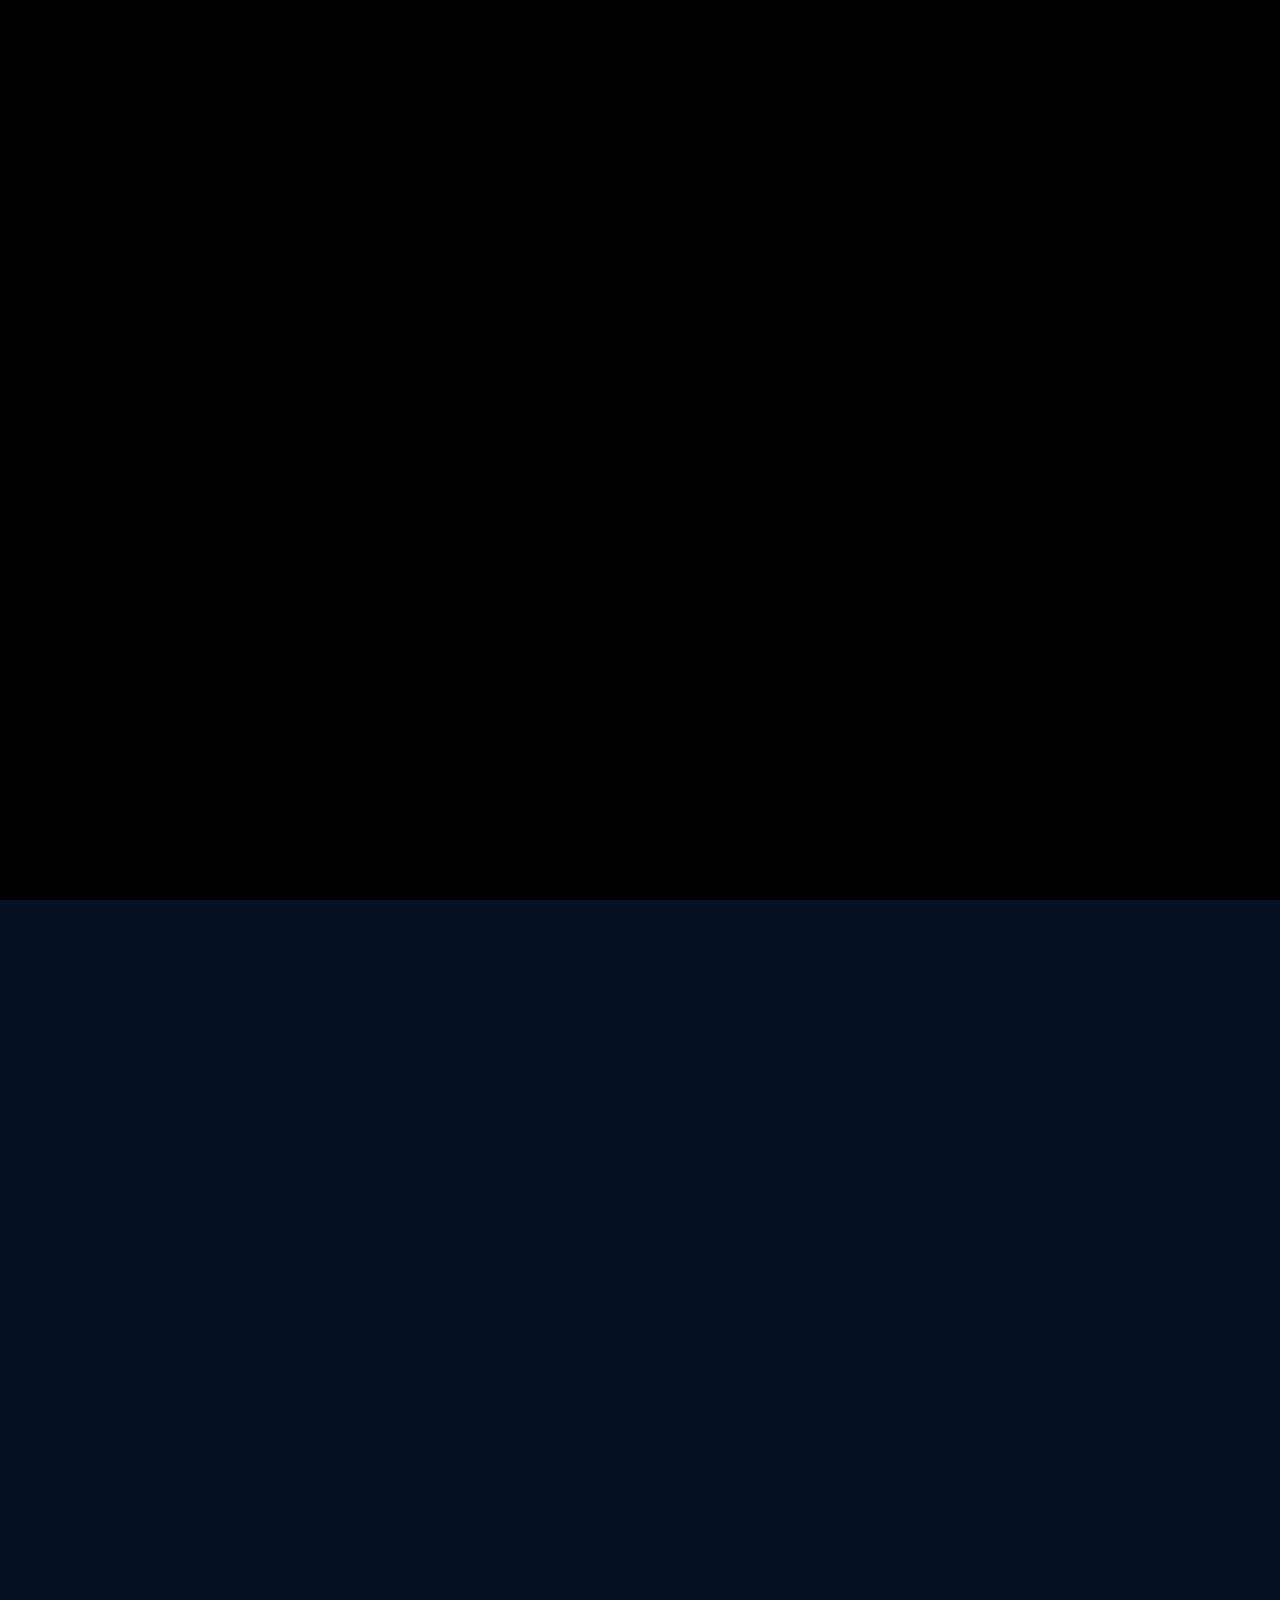
<file: promo/promo-vertical.html>
<!doctype html><html><head><meta charset="utf-8"><style>
*{box-sizing:border-box;margin:0;padding:0}
html,body{width:1080px;height:1920px;overflow:hidden;background:#081226;font-family:'Inter',system-ui,sans-serif;color:#fff;-webkit-font-smoothing:antialiased}
.bg{position:absolute;inset:0;background:radial-gradient(1200px 700px at 78% 12%,#1a4c9a55,transparent 60%),radial-gradient(900px 600px at 10% 95%,#2f7ee033,transparent 60%),linear-gradient(160deg,#0a1a36,#081226 60%)}
.grid{position:absolute;inset:0;background-image:linear-gradient(#ffffff08 1px,transparent 1px),linear-gradient(90deg,#ffffff08 1px,transparent 1px);background-size:64px 64px;mask-image:radial-gradient(900px 600px at 50% 45%,#000,transparent)}
.scene{position:absolute;inset:0;opacity:0;display:flex;align-items:center;justify-content:center}
.col{display:flex;flex-direction:column;align-items:center;gap:34px;text-align:center}
.h{font-weight:800;font-size:104px;letter-spacing:-.035em;line-height:1.05}
.h.s{font-size:80px}.h.xs{font-size:56px}
.sub{font-size:44px;color:#b7cbe8;font-weight:500;letter-spacing:-.01em}
.warn{color:#ffb86b}.blue{color:#6fb1ff}.gold{color:#f2cf7a}
[data-a]{opacity:0;will-change:transform,opacity}
.stemcard{background:#fff;color:#22344b;border-radius:24px;padding:40px 48px;font-size:42px;line-height:1.5;width:1400px;text-align:left;box-shadow:0 30px 80px #0008}
.hl{background:linear-gradient(#ffe37a,#ffe37a) no-repeat left/0% 100%;border-radius:4px;padding:0 3px}
.logo{width:220px;height:220px;filter:drop-shadow(0 24px 50px #2f7ee077)}
.word{font-weight:800;font-size:120px;letter-spacing:-.04em}
/* demo */
.frame{width:1700px;height:820px;border-radius:22px;background:#fff;overflow:hidden;box-shadow:0 40px 110px #000a;display:flex;flex-direction:column;position:absolute;left:110px;top:70px}
.chrome{height:54px;background:#e9eef6;display:flex;align-items:center;gap:9px;padding:0 20px;flex:none}
.chrome i{width:14px;height:14px;border-radius:50%;background:#c4cfdd}.chrome b{margin-left:18px;height:30px;flex:1;max-width:680px;border-radius:15px;background:#fff}
.body{flex:1;display:flex;min-height:0}
.qb{flex:1;padding:44px 50px;color:#2a3b52;font-size:29px;line-height:1.6;display:flex;flex-direction:column;gap:22px;min-width:0;background:#fbfcfe}
.qb .qn{font-size:17px;font-weight:700;letter-spacing:.08em;text-transform:uppercase;color:#7f90a8}
.qb ol{list-style:none;display:flex;flex-direction:column;gap:12px}
.qb li{display:flex;gap:14px;align-items:center}.qb li::before{content:"";width:20px;height:20px;border:2.5px solid #9fb0c5;border-radius:50%;flex:none}
.panel{width:0;flex:none;overflow:hidden;background:#f3f6fb;border-left:1px solid #d9e2ee;color:#0f1f33}
.pin{width:560px;height:80%;display:flex;flex-direction:column;zoom:1.25}
.ptop{height:60px;background:#fff;border-bottom:1px solid #d9e2ee;display:flex;align-items:center;gap:11px;padding:0 20px;font-weight:700;font-size:21px;flex:none}
.ptop svg{width:30px;height:30px}.ptop span{margin-left:auto;background:#e7f0fc;color:#1a5fb4;font-size:14px;border-radius:99px;padding:4px 12px}
.pb{padding:20px;display:flex;flex-direction:column;gap:14px;position:relative;flex:1}
.prog{display:flex;gap:6px}.prog i{flex:1;height:7px;border-radius:4px;background:#d9e2ee;overflow:hidden;position:relative}.prog i u{position:absolute;inset:0;background:#1a5fb4;transform-origin:left;transform:scaleX(0)}
.card{position:absolute;left:20px;right:20px;top:48px;background:#fff;border:1px solid #d9e2ee;border-radius:16px;padding:20px;display:flex;flex-direction:column;gap:11px;box-shadow:0 6px 20px #0f1f3312;opacity:0}
.st{display:flex;justify-content:space-between;font-size:14px;font-weight:700;letter-spacing:.07em;text-transform:uppercase;color:#1a5fb4}.st b{color:#586a80}
.card h4{font-size:23px;line-height:1.3;letter-spacing:-.01em}
.o{border:2px solid #d9e2ee;border-radius:12px;padding:11px 13px;background:#f7f9fd;display:flex;gap:11px;align-items:center;font-size:19px;position:relative}
.o kbd{font:700 14px Inter;width:26px;height:26px;border-radius:7px;border:2px solid #d9e2ee;display:grid;place-items:center;color:#586a80;background:#fff;flex:none}
.o .tx{position:relative}.o .tx s{position:absolute;left:0;top:52%;height:2.5px;background:#d9701a;width:0;text-decoration:none}
.fb{border-radius:12px;padding:11px 14px;font-size:18px;line-height:1.45;border-left:5px solid;opacity:0}
.fb b{display:block;font-size:13px;letter-spacing:.07em;text-transform:uppercase}
.fb.bad{background:#fbe6e3;border-color:#b3362b}.fb.bad b{color:#b3362b}.fb.good{background:#e2f4ea;border-color:#1b7f4d}.fb.good b{color:#1b7f4d}
.ans{background:linear-gradient(135deg,#1a5fb4,#123f86);color:#fff;border-radius:12px;padding:14px 16px;font-size:21px;font-weight:600;opacity:0}
.ans b{display:block;font-size:13px;letter-spacing:.08em;text-transform:uppercase;opacity:.8}
.skel{position:absolute;left:20px;right:20px;top:48px;display:flex;flex-direction:column;gap:13px;opacity:0}
.skel i{height:18px;border-radius:8px;background:#dfe7f2}.skel b{height:54px;border-radius:12px;background:#e6edf6}
.reading{display:flex;gap:10px;align-items:center;color:#586a80;font-size:19px}.reading u{width:9px;height:9px;border-radius:50%;background:#1a5fb4}
.cap{position:absolute;left:0;right:0;bottom:62px;text-align:center;font-size:50px;font-weight:700;letter-spacing:-.02em}
.cap span{position:absolute;left:0;right:0;bottom:0;opacity:0}
#cur{position:absolute;width:38px;height:38px;left:0;top:0;z-index:9;opacity:0;filter:drop-shadow(0 3px 6px #0006)}
#ring{position:absolute;width:60px;height:60px;border-radius:50%;border:4px solid #2f7ee0;left:0;top:0;opacity:0;z-index:8}
/* attending */
.two{display:grid;grid-template-columns:1fr 880px;gap:80px;align-items:center;width:1700px}
.two .h{text-align:left}
.chat{background:#f3f6fb;border-radius:28px;padding:26px;display:flex;flex-direction:column;gap:18px;color:#0f1f33;box-shadow:0 40px 100px #000a;min-height:640px;padding:34px}
.chd{display:flex;align-items:center;gap:14px;font-size:34px;font-weight:700}.chd svg{width:44px;height:44px;color:#1a5fb4}
.chd em{font-style:normal;font-size:17px;font-weight:700;color:#1b7f4d;background:#e2f4ea;border-radius:99px;padding:3px 13px}
.bub{max-width:90%;border-radius:26px;padding:20px 26px;font-size:36px;line-height:1.42}
.bub.me{align-self:flex-end;background:#1a5fb4;color:#fff;border-bottom-right-radius:6px}
.bub.at{align-self:flex-start;background:#fff;border:1px solid #d9e2ee;border-bottom-left-radius:6px}
.bub.at i{display:block;font-style:normal;font-size:15px;font-weight:800;letter-spacing:.07em;text-transform:uppercase;color:#1a5fb4;margin-bottom:4px}
.dots{display:flex;gap:9px;padding:10px 4px}.dots u{width:14px;height:14px;border-radius:50%;background:#9fb0c5}
/* review */
.pearl{background:#fff4d8;color:#3b2c06;border-radius:24px;padding:38px 42px;font-size:40px;line-height:1.42;text-align:left;box-shadow:0 30px 80px #0008}
.pearl b{display:block;font-size:17px;letter-spacing:.09em;text-transform:uppercase;color:#a66a00;margin-bottom:6px}
.prof{background:#fff;color:#0f1f33;border-radius:24px;padding:30px 34px;display:flex;flex-direction:column;gap:20px;box-shadow:0 30px 80px #0008;text-align:left}
.prof{padding:38px 42px!important;gap:28px!important}.prof h5{font-size:34px}.prow{display:grid;grid-template-columns:230px 1fr 96px;gap:20px;align-items:center;font-size:31px}
.prow i{height:18px;border-radius:9px;background:#e3eaf3;overflow:hidden;display:block}.prow i u{display:block;height:100%;border-radius:7px;width:0}
.prow em{font-style:normal;font-weight:700;text-align:right}
.chips{display:flex;flex-wrap:wrap;gap:22px;justify-content:center;max-width:1560px}
.chips span{border:2px solid #ffffff33;background:#ffffff12;border-radius:99px;padding:20px 40px;font-size:44px;font-weight:600}
.btn{background:#2f7ee0;border-radius:24px;padding:26px 56px;font-size:48px;font-weight:700;box-shadow:0 20px 50px #2f7ee066}
.url{font-size:34px;color:#9db8de;font-weight:500}
#fade{position:absolute;inset:0;background:#000;opacity:0;z-index:20}

.w{display:inline-block;will-change:transform,opacity}
.lab{font-size:26px;font-weight:700;letter-spacing:.2em;text-transform:uppercase;color:#6fb1ff}
.left{position:absolute;left:150px;top:0;bottom:0;display:flex;flex-direction:column;justify-content:center;gap:30px;text-align:left}
.xl{font-weight:800;font-size:168px;letter-spacing:-.045em;line-height:1}
.badge{position:absolute;right:150px;top:120px;width:260px;height:260px}
.tag{position:absolute;bottom:60px;display:flex;align-items:center;gap:16px;background:#ffffff14;border:2px solid #ffffff2e;backdrop-filter:blur(6px);border-radius:22px;padding:20px 30px;font-size:40px;font-weight:700;letter-spacing:-.015em;opacity:0}
.tag::before{content:"";position:absolute;top:-52px;left:60px;height:50px;border-left:3px dashed #ffffff55}
.tag i{width:18px;height:18px;border-radius:50%;background:#6fb1ff;flex:none}
.tag.big{font-size:54px;background:#2f7ee0;border-color:transparent;box-shadow:0 20px 50px #2f7ee066}.tag.big i{background:#fff}
.chain{position:relative;width:1560px;height:150px;margin-top:10px}
.chain .ln{position:absolute;left:40px;right:40px;top:28px;height:6px;border-radius:3px;background:#ffffff22;overflow:hidden}.chain .ln u{position:absolute;inset:0;background:linear-gradient(90deg,#2f7ee0,#6fb1ff);transform-origin:left;transform:scaleX(0)}
.node{position:absolute;top:0;width:390px;display:flex;flex-direction:column;align-items:center;gap:18px;font-size:35px;font-weight:600;color:#dbe8fb;opacity:0;line-height:1.25}
.node b{width:62px;height:62px;border-radius:50%;background:#2f7ee0;display:grid;place-items:center;font-size:28px;box-shadow:0 0 0 10px #2f7ee033}
.ul{position:absolute;left:0;right:0;bottom:-18px;height:22px;overflow:visible}

.pill2{display:inline-flex;align-items:center;gap:16px;background:#2f7ee0;border-radius:99px;padding:18px 40px;font-size:46px;font-weight:700;box-shadow:0 20px 50px #2f7ee066}
.pdfstage{position:relative;width:860px;height:620px}
.pdff{position:absolute;left:230px;top:90px;width:400px;height:440px;border-radius:26px;background:#fff;box-shadow:0 40px 100px #000a;display:flex;flex-direction:column;align-items:center;justify-content:center;gap:22px;color:#0f1f33;opacity:0}
.pdff svg{width:150px;height:150px}.pdff b{font-size:30px}.pdff em{font-style:normal;font-size:22px;color:#586a80}
.exui{position:absolute;inset:0;border-radius:26px;background:#f3f6fb;box-shadow:0 40px 100px #000a;color:#0f1f33;padding:26px;display:flex;flex-direction:column;gap:18px;opacity:0}
.exh{display:flex;align-items:center;gap:14px;font-size:26px;font-weight:700}.exh span{margin-left:auto;font-variant-numeric:tabular-nums;background:#fff;border:2px solid #d9e2ee;border-radius:12px;padding:6px 16px}
.exq{background:#fff;border:1px solid #d9e2ee;border-radius:18px;padding:22px;display:flex;flex-direction:column;gap:12px}
.exq i{height:16px;border-radius:8px;background:#dfe7f2;display:block}
.exo{border:2px solid #d9e2ee;border-radius:12px;padding:10px 14px;display:flex;align-items:center;gap:12px;font-size:22px;background:#f7f9fd}
.exo kbd{font:700 15px Inter;width:28px;height:28px;border-radius:8px;border:2px solid #d9e2ee;display:grid;place-items:center;color:#586a80;background:#fff}
.exg{display:grid;grid-template-columns:repeat(12,1fr);gap:8px}.exg u{height:40px;border-radius:9px;border:2px solid #d9e2ee;background:#fff;display:grid;place-items:center;font-size:18px;font-weight:700;color:#586a80;text-decoration:none}
.scorec{position:absolute;left:150px;top:150px;width:560px;border-radius:26px;background:#fff;box-shadow:0 40px 100px #000c;color:#0f1f33;padding:34px;display:flex;align-items:center;gap:30px;opacity:0}
.ringv{width:170px;height:170px;border-radius:50%;display:grid;place-items:center;position:relative;flex:none}.ringv::before{content:"";position:absolute;inset:17px;border-radius:50%;background:#fff}.ringv b{position:relative;font-size:46px;letter-spacing:-.03em}
.scorec div b{font-size:32px;display:block}.scorec div span{font-size:25px;color:#586a80}
.dev{display:inline-flex;align-items:center;gap:18px;background:#fff;color:#0f1f33;border-radius:24px;padding:24px 40px;font-size:44px;font-weight:700;box-shadow:0 24px 60px #0008}
.dev svg{width:54px;height:54px;color:#1a5fb4}

.hk{position:absolute;left:120px;top:0;bottom:0;width:900px;display:flex;flex-direction:column;justify-content:center;gap:26px;text-align:left}
.hq{position:absolute;right:110px;top:150px;width:760px;height:780px;background:#fff;border-radius:24px;color:#22344b;box-shadow:0 40px 110px #000a;padding:30px 34px;display:flex;flex-direction:column;gap:14px;overflow:hidden}
.hq .hh{display:flex;justify-content:space-between;font-size:19px;font-weight:700;letter-spacing:.07em;text-transform:uppercase;color:#7f90a8}
.hq .ln{height:15px;border-radius:8px;background:#dfe7f2;flex:none}
.hq .op{display:flex;align-items:center;gap:14px;border:2.500px solid #d9e2ee;border-radius:14px;padding:13px 16px;flex:none}
.hq .op::before{content:"";width:20px;height:20px;border:2.500px solid #9fb0c5;border-radius:50%;flex:none}
.hq .op i{height:13px;border-radius:7px;background:#dfe7f2;display:block}
.hbad{display:flex;align-items:center;gap:12px;background:#fbe6e3;color:#b3362b;border-left:6px solid #b3362b;border-radius:12px;padding:12px 16px;font-size:26px;font-weight:800;opacity:0;flex:none}
.hexp{flex:1;border:2px solid #d9e2ee;border-radius:14px;overflow:hidden;position:relative;opacity:0;min-height:0}
.hexp b{position:absolute;left:0;right:0;top:0;background:#f3f6fb;padding:10px 18px;font-size:19px;letter-spacing:.07em;text-transform:uppercase;color:#586a80;z-index:2;border-bottom:2px solid #d9e2ee}
.hexp div{position:absolute;left:18px;right:18px;top:58px;display:flex;flex-direction:column;gap:13px}
.hexp:after{content:"";position:absolute;right:6px;top:52px;width:7px;height:70px;border-radius:4px;background:#c4cfdd;transform:translateY(var(--sb,0px))}
.hnx{align-self:flex-end;background:#1a5fb4;color:#fff;border-radius:12px;padding:12px 34px;font-size:24px;font-weight:700;flex:none}
#hcur{position:absolute;width:38px;height:38px;left:0;top:0;z-index:9;opacity:0;filter:drop-shadow(0 3px 6px #0006)}
.hlg{background:linear-gradient(#ffe08a,#ffe08a) no-repeat left/0% 100%;border-radius:4px;padding:0 3px}
.hlb{background:linear-gradient(#b9dcff,#b9dcff) no-repeat left/0% 100%;border-radius:4px;padding:0 3px}
.swap{display:grid}.swap>*{grid-area:1/1;align-self:start}
.card .o{font-size:18px}
.pgrow{display:flex;align-items:center;gap:12px;font-size:17px;color:#586a80;opacity:0}
.pgrow u{text-decoration:none;display:inline-flex;align-items:center;gap:8px;border:2px solid #1a5fb4;color:#1a5fb4;font-weight:700;border-radius:99px;padding:7px 15px;background:#fff}
.pgrow svg{width:18px;height:18px}
.pchat{display:flex;flex-direction:column;gap:9px;opacity:0}
.pchat .m{align-self:flex-end;background:#1a5fb4;color:#fff;border-radius:14px 14px 4px 14px;padding:9px 13px;font-size:16.500px;line-height:1.35;max-width:88%;min-height:40px}
.pchat .a{align-self:flex-start;background:#f3f6fb;border:1px solid #d9e2ee;border-radius:14px 14px 14px 4px;padding:9px 13px;font-size:16.500px;line-height:1.4;max-width:94%;min-height:92px}
.pchat .a i{display:block;font-style:normal;font-size:11.500px;font-weight:800;letter-spacing:.07em;text-transform:uppercase;color:#1a5fb4;margin-bottom:2px}

/* vertical */
.scene{padding:0 50px}
.col{max-width:980px}
.two{display:flex!important;flex-direction:column;align-items:flex-start;width:980px;gap:70px}
.two>*{width:100%}
.h{font-size:112px}.h.s{font-size:76px;line-height:1.1}.sub{font-size:50px;line-height:1.3}
.lab{font-size:30px}
.stemcard{width:980px!important;font-size:50px!important;padding:44px 48px!important}
.pill2{font-size:50px;padding:22px 44px}
.word{font-size:124px}.logo{width:260px;height:260px}
.frame{left:40px;top:110px;width:1000px;height:1690px}
.body{flex-direction:column}
.qb{padding:30px 38px;font-size:28.5px;line-height:1.5;gap:14px;min-height:0;overflow:hidden}
.qb ol{gap:9px}
.panel{width:100%!important;height:0;border-left:0;border-top:2px solid #d9e2ee}
.pin{width:562px;height:56.18%;zoom:1.78}
.tag{left:40px!important;right:auto!important;bottom:26px;font-size:44px}.tag.big{font-size:50px}.tag::before{display:none}
.hk{left:0;right:0;width:auto;padding:0 70px;gap:40px}
.hq{left:110px;right:auto;top:360px;width:860px;height:1150px;padding:40px 44px;gap:20px}
.hq .hh{font-size:24px}.hq .ln{height:20px}.hq .op{padding:20px 22px}.hq .op i{height:17px}.hbad{font-size:34px;padding:16px 20px}.hexp b{font-size:24px}.hnx{font-size:32px;padding:16px 46px}
.pdfstage{width:860px;height:620px;align-self:center;zoom:1.12}
#sc2{width:880px!important;align-self:center;zoom:1.1}
.pearl{font-size:46px}.prof h5{font-size:40px}.prow{font-size:36px;grid-template-columns:260px 1fr 110px}
.chips{max-width:980px}.chips span{font-size:46px}.dev{font-size:42px;padding:24px 30px}
.btn{font-size:56px;padding:30px 64px}.url{font-size:36px}
.xl{font-size:170px}

.hk3{position:absolute;left:70px;right:70px;top:150px;display:flex;flex-direction:column;gap:18px;font-weight:800;font-size:86px;letter-spacing:-.035em;line-height:1.08}
.hk3>div{opacity:0}
.sw{position:relative;display:inline-block}.sw svg{position:absolute;left:0;right:0;bottom:-20px;width:100%;height:18px;overflow:visible}
.hq{top:560px!important;height:1010px!important}
.tally{position:absolute;left:0;right:0;top:1622px;display:grid;grid-template-columns:repeat(10,66px);gap:14px;justify-content:center}
.tally i{width:66px;height:66px;border-radius:18px;display:grid;place-items:center;font-style:normal;font-size:34px;font-weight:800;opacity:0}
.tally i.x{background:#3a1a1c;color:#ff8b7e;border:3px solid #b3362b}.tally i.v{background:#12321f;color:#7fe0a6;border:3px solid #1b7f4d}
.conn{width:5px;height:64px;border-radius:3px;background:linear-gradient(#f2cf7a,#6fb1ff);flex:none}
#pillw .conn:last-child{background:linear-gradient(#6fb1ff,#6fb1ff)}#pillw .conn:first-child{background:linear-gradient(#f2cf7a,#f2cf7a)}
#exui{display:grid!important;grid-template-columns:96px 1fr;grid-template-rows:auto 1fr;gap:18px}#exui .exh{grid-column:1/3}#exui .exg{grid-row:2;grid-column:1;grid-template-columns:1fr;align-content:start;gap:9px}#exui .exq{grid-row:2;grid-column:2;gap:16px;justify-content:center}
</style></head><body>
<div class="bg"></div><div class="grid"></div>

<div class="scene" data-s="-100,6.6" style="display:block;padding:0">
  <div class="hk3"><div id="hl_1">Guess the answer.</div><div id="hl_2">Skim the explanation.</div><div id="hl_3" class="warn">Nod. <span class="sw">Move on.<svg viewBox="0 0 300 18" preserveAspectRatio="none"><path id="sw1" d="M4 10C70 3 190 3 296 9" fill="none" stroke="#ffb86b" stroke-width="7" stroke-linecap="round"/></svg></span></div></div>
  <div class="hq" id="hq1"><div class="hh"><span id="hqn">Question 1 of 30</span><span>Tutor</span></div><span class="ln" style="width:96%"></span><span class="ln" style="width:90%"></span><span class="ln" style="width:72%"></span><div class="op" data-o="0"><i style="width:42%"></i></div><div class="op" data-o="1"><i style="width:55%"></i></div><div class="op" data-o="2"><i style="width:38%"></i></div><div class="op" data-o="3"><i style="width:48%"></i></div>
    <div class="hbad" id="hbad"><span id="hbtx">Incorrect</span></div>
    <div class="hexp" id="hexp"><b>Explanation</b><div id="hscr"><span class="ln" style="width:97%"></span><span class="ln" style="width:92%"></span><span class="ln" style="width:95%"></span><span class="ln" style="width:60%"></span><span class="ln" style="width:0%"></span><span class="ln" style="width:96%"></span><span class="ln" style="width:88%"></span><span class="ln" style="width:93%"></span><span class="ln" style="width:90%"></span><span class="ln" style="width:45%"></span><span class="ln" style="width:0%"></span><span class="ln" style="width:94%"></span><span class="ln" style="width:97%"></span><span class="ln" style="width:85%"></span><span class="ln" style="width:70%"></span><span class="ln" style="width:0%"></span><span class="ln" style="width:92%"></span><span class="ln" style="width:96%"></span><span class="ln" style="width:90%"></span><span class="ln" style="width:88%"></span><span class="ln" style="width:52%"></span><span class="ln" style="width:0%"></span><span class="ln" style="width:95%"></span><span class="ln" style="width:91%"></span><span class="ln" style="width:97%"></span><span class="ln" style="width:64%"></span><span class="ln" style="width:0%"></span><span class="ln" style="width:93%"></span><span class="ln" style="width:89%"></span><span class="ln" style="width:40%"></span></div></div>
    <div class="hnx" id="hnx">Next</div></div>
  <div class="tally" id="tally"></div>
  <svg id="hcur" viewBox="0 0 24 24"><path d="M4 2l15 9-6.500 1.800L16 20l-3.200 1.500-3.400-7.300L4 18z" fill="#fff" stroke="#0f1f33" stroke-width="1.400" stroke-linejoin="round"/></svg>
</div>

<div class="scene" data-s="6.6,12.6"><div class="col" style="gap:30px">
  <div class="h s gold" data-a="6.8,rise,.08">Sometimes it's a knowledge gap.</div>
  <div id="stemw" style="overflow:hidden"><div class="stemcard" id="stem" style="" data-a="6.9,pop">A 19-year-old man has abdominal pain that <span class="hlb" id="hl2">began near the umbilicus and moved to the right lower quadrant</span>. <span class="hlg" id="hl1">Rovsing sign is positive.</span> Temperature is 38.6&deg;C.</div></div>
  <div id="pillw" style="overflow:hidden;height:0;display:flex;flex-direction:column;align-items:center;gap:22px"><i class="conn"></i><div class="pill2" style="font-size:62px;padding:30px 54px">My Senior Resident trains both.</div><i class="conn"></i></div>
  <div class="h s blue" data-a="9.1,rise,.08">Sometimes it's the clue you read past.</div>
</div></div>

<div class="scene" data-s="12.6,15.5"><div class="col" style="gap:26px">
  <svg class="logo" data-a="12.65,pop" viewBox="0 0 120 120"><defs><linearGradient id="lgx1" x1="0" y1="0" x2="1" y2="1"><stop offset="0" stop-color="#3b8cf0"/><stop offset="1" stop-color="#103a80"/></linearGradient></defs><rect width="120" height="120" rx="28" fill="url(#lgx1)"/><rect x="16" y="28" width="88" height="68" rx="16" fill="#fff"/><rect x="26" y="38" width="68" height="36" rx="8" fill="#0f3a80"/><path d="M34 56h13l5-11 8 22 6-15 4 4h16" fill="none" stroke-linecap="round" stroke-linejoin="round" stroke="#7fd0ff" stroke-width="5"/><circle cx="34" cy="85" r="4" fill="#1a5fb4"/><circle cx="48" cy="85" r="4" fill="#1a5fb4" opacity=".45"/><rect x="72" y="81" width="22" height="8" rx="4" fill="#1a5fb4" opacity=".45"/></svg>
  <div class="word" data-a="13.0,track2">My Senior Resident</div>
  <div class="sub" data-a="13.65,mask">A reasoning coach beside your question bank.</div>
</div></div>

<div class="scene" data-s="15.5,43.5" style="display:block">
  <div class="frame" data-a="15.65,up"><div class="chrome"><i></i><i></i><i></i><b></b></div><div class="body">
    <div class="qb"><span class="qn">Question 14 of 30</span>
      <p>A 19-year-old man has 18 hours of abdominal pain that began near the umbilicus and moved to the right lower quadrant. He has nausea and no appetite. He has had no recent cold or sore throat. Temperature is 38.6&deg;C. There is guarding and rebound tenderness at McBurney point. WBC is 16,000/mm&sup3;.</p>
      <p>Which of the following is the most likely diagnosis?</p>
      <ol><li>Mesenteric adenitis</li><li>Acute appendicitis</li><li>Gastroenteritis</li><li>Kidney stone</li></ol></div>
    <div class="panel" id="panel"><div class="pin">
      <div class="ptop"><svg viewBox="0 0 120 120"><defs><linearGradient id="lgx3" x1="0" y1="0" x2="1" y2="1"><stop offset="0" stop-color="#3b8cf0"/><stop offset="1" stop-color="#103a80"/></linearGradient></defs><rect width="120" height="120" rx="28" fill="url(#lgx3)"/><rect x="16" y="28" width="88" height="68" rx="16" fill="#fff"/><rect x="26" y="38" width="68" height="36" rx="8" fill="#0f3a80"/><path d="M34 56h13l5-11 8 22 6-15 4 4h16" fill="none" stroke-linecap="round" stroke-linejoin="round" stroke="#7fd0ff" stroke-width="5"/><circle cx="34" cy="85" r="4" fill="#1a5fb4"/><circle cx="48" cy="85" r="4" fill="#1a5fb4" opacity=".45"/><rect x="72" y="81" width="22" height="8" rx="4" fill="#1a5fb4" opacity=".45"/></svg>My Senior Resident<span>Q14</span></div>
      <div class="pb"><div class="prog"><i><u id="p1"></u></i><i><u id="p2"></u></i><i><u id="p3"></u></i><i><u id="p4"></u></i></div>
        <div class="skel" id="skel"><div class="reading"><u></u><u></u><u></u>Reading the question</div><i style="width:40%"></i><i style="width:92%"></i><i style="width:70%"></i><b></b><b></b><b></b></div>
        <div class="card" id="c1"><div class="st">Step 1 of 4 <b>Key finding</b></div><h4>The pain began at the umbilicus, then moved to the right lower quadrant. What does the move mean?</h4>
          <div class="o" id="c1a"><kbd>A</kbd>It is spreading across the abdomen</div><div class="o" id="c1b"><kbd>B</kbd>The lining over one spot is now irritated</div><div class="o"><kbd>C</kbd>It is referred from the ureter</div>
          <div class="swap"><div class="fb bad" id="f1a"><b>Not quite</b>Spreading pain gets wider. This pain got more exact.</div>
          <div class="fb good" id="f1b"><b>Correct</b>Vague midline pain is visceral. Sharp pain in one spot means the lining there is inflamed.</div></div></div>
        <div class="card" id="c2"><div class="st">Step 2 of 4 <b>Distractor</b></div><h4>He is nauseated with no appetite. How much weight does that carry?</h4>
          <div class="o"><kbd>A</kbd>A lot. It points to a gut infection</div><div class="o" id="c2b"><kbd>B</kbd>Little. The pain came first</div><div class="o"><kbd>C</kbd>A lot. It suggests obstruction</div>
          <div class="fb good" id="f2"><b>Correct</b>Pain, then nausea. When vomiting leads and pain follows, think gut infection.</div></div>
        <div class="card" id="c3"><div class="st">Step 3 of 4 <b>Elimination</b></div><h4>Which choices can you rule out from the stem?</h4>
          <div class="o"><kbd>A</kbd>Mesenteric adenitis</div><div class="o"><kbd>B</kbd>Acute appendicitis</div><div class="o" id="e3"><kbd>C</kbd><span class="tx">Gastroenteritis<s></s></span></div><div class="o" id="e4"><kbd>D</kbd><span class="tx">Kidney stone<s></s></span></div>
          <div class="fb good" id="fe" style="min-height:86px"><b id="felb">Good elimination</b><span id="fetx"></span></div></div>
        <div class="card" id="c4"><div class="st">Step 4 of 4 <b>Final</b></div><h4>Two are left. Which one does the stem rule out?</h4>
          <div class="o" id="g1"><kbd>A</kbd><span class="tx">Mesenteric adenitis<s></s></span></div><div class="o" id="g2"><kbd>B</kbd>Acute appendicitis</div>
          <div class="swap" style="min-height:158px"><div class="pgrow" id="pgrow">Still stuck?<u id="pgbtn"><svg viewBox="0 0 24 24" fill="none" stroke="currentColor" stroke-width="2.400" stroke-linecap="round" stroke-linejoin="round"><rect x="3" y="8" width="18" height="12" rx="3"/><path d="M7 12h10M7 16h4"/></svg>Page the attending</u></div>
            <div class="pchat" id="pchat"><div class="m" id="me"><span id="metx"></span></div><div class="a" id="at"><i>Attending</i><span id="attx"></span></div></div>
            <div class="fb good" id="f4"><b>Good elimination</b>No recent illness, and rebound means the peritoneum is involved.</div>
            <div class="ans" id="ans"><b>You got there yourself</b>Acute appendicitis</div></div></div>
      </div></div></div>
  </div></div>
  <svg id="cur" viewBox="0 0 24 24"><path d="M4 2l15 9-6.500 1.800L16 20l-3.200 1.500-3.400-7.300L4 18z" fill="#fff" stroke="#0f1f33" stroke-width="1.400" stroke-linejoin="round"/></svg><div id="ring"></div>
  <div class="tag" id="k1" style="right:170px"><i></i>It reads the question you are on</div>
  <div class="tag" id="k2" style="left:170px"><i></i>You commit before you get feedback</div>
  <div class="tag" id="k4" style="right:170px"><i></i>Every rule-out gets feedback</div>
  <div class="tag big" id="k5" style="left:170px"><i></i>Still stuck? Page the attending.</div>
  <div class="tag big" id="k3" style="left:560px"><i></i>It never hands you the answer</div>
</div>

<div class="scene" data-s="43.5,47.4"><div class="col" style="gap:30px">
  <div class="lab" data-a="43.65,track">What you walk away with</div>
  <div class="xl" style="font-size:176px" data-a="43.9,slam,.2">Exams end.</div>
  <div class="h blue" style="font-size:124px" data-a="44.7,mask">Clinical reasoning stays.</div>
</div></div>

<div class="scene" data-s="47.4,55.1"><div class="two" style="grid-template-columns:1fr 860px">
  <div class="col" style="align-items:flex-start;gap:22px"><div class="lab" data-a="47.55,track">Exam mode</div>
    <div class="h" style="text-align:left;font-size:116px" data-a="47.75,slam,.09">Got a PDF of practice questions?</div>
    <div class="h blue" style="text-align:left;font-size:116px" data-a="49.7,mask">Sit it like the real thing.</div><div class="sub" style="text-align:left" data-a="50.6,mask">It simulates a real practice exam: timed, flagged, scored at the end.</div></div>
  <div class="pdfstage">
    <div class="pdff" id="pdff"><svg viewBox="0 0 64 64"><path d="M16 6h22l12 12v36a4 4 0 0 1-4 4H16a4 4 0 0 1-4-4V10a4 4 0 0 1 4-4z" fill="#e7f0fc" stroke="#1a5fb4" stroke-width="3"/><path d="M38 6v12h12" fill="none" stroke="#1a5fb4" stroke-width="3" stroke-linejoin="round"/><rect x="18" y="34" width="28" height="13" rx="3" fill="#1a5fb4"/><text x="32" y="44.5" font-family="Inter" font-weight="800" font-size="10" fill="#fff" text-anchor="middle">PDF</text></svg><b>Practice questions.pdf</b><em>40 questions</em></div>
    <div class="exui" id="exui"><div class="exh">Practice questions<span id="extm">60:00</span></div>
      <div class="exq"><i style="width:96%"></i><i style="width:88%"></i><i style="width:60%"></i>
        <div class="exo"><kbd>A</kbd><i style="width:46%;height:14px;border-radius:7px;background:#dfe7f2;display:block"></i></div><div class="exo" id="exsel"><kbd>B</kbd><i style="width:58%;height:14px;border-radius:7px;background:#dfe7f2;display:block"></i></div><div class="exo"><kbd>C</kbd><i style="width:40%;height:14px;border-radius:7px;background:#dfe7f2;display:block"></i></div><div class="exo"><kbd>D</kbd><i style="width:52%;height:14px;border-radius:7px;background:#dfe7f2;display:block"></i></div></div>
      <div class="exg" id="exg"></div></div>
    <div class="scorec" id="scorec"><div class="ringv" id="ringv"><b id="ringn">0%</b></div><div><b>31 of 40 correct</b><span>Review 9 misses with your senior</span></div></div>
  </div>
</div></div>

<div class="scene" data-s="55.1,58.971"><div class="two" style="grid-template-columns:1fr 760px">
  <div class="col" style="align-items:flex-start;gap:22px"><div class="lab" data-a="55.2,track">Second chance</div>
    <div class="h" style="text-align:left;font-size:116px" data-a="55.35,slam,.09">Missed one?</div>
    <div class="h blue" style="text-align:left;font-size:116px" data-a="56.2,mask">The answer stays hidden.</div>
    <div class="sub" style="text-align:left" data-a="57.6,mask">You try again first. The review is where your score moves.</div></div>
  <div class="exui" id="sc2" style="position:relative;inset:auto;height:auto;opacity:1"><div class="exh">Review<span>Question 7</span></div>
    <div class="exq"><i style="width:96%"></i><i style="width:82%"></i>
      <div class="exo"><kbd>A</kbd><i style="width:46%;height:14px;border-radius:7px;background:#dfe7f2;display:block"></i></div><div class="exo" id="scB"><kbd>B</kbd><i style="width:58%;height:14px;border-radius:7px;background:#dfe7f2;display:block"></i></div><div class="exo" id="scC"><kbd>C</kbd><i style="width:40%;height:14px;border-radius:7px;background:#dfe7f2;display:block"></i></div><div class="exo"><kbd>D</kbd><i style="width:52%;height:14px;border-radius:7px;background:#dfe7f2;display:block"></i></div></div>
    <div id="scfb" style="border-radius:14px;padding:16px 20px;font-size:25px;font-weight:700;border-left:6px solid #d97706;background:#fbecd3;color:#7a4a05">Second chance. B was not it. Pick again.</div></div>
</div></div>
<div class="scene" data-s="58.971,62.871"><div class="col" style="gap:40px;align-items:flex-start;width:980px">
  <div class="lab" data-a="59.071,track">After every question</div>
  <div style="display:flex;flex-direction:column;gap:44px;width:980px">
    <div class="pearl" data-a="59.171,left"><b>Pearl</b>Pain that starts at the umbilicus and settles in the right lower quadrant is appendicitis until proven otherwise.<b style="margin-top:20px">Trap</b>Nausea does not make it gastroenteritis. The pain came first.</div>
    <div class="prof" data-a="59.471,right"><h5>Your reasoning profile</h5>
      <div class="prow"><span>Triage</span><i><u data-w="58" style="background:#c98a1a"></u></i><em>0%</em></div>
      <div class="prow"><span>Key finding</span><i><u data-w="81" style="background:#1b7f4d"></u></i><em>0%</em></div>
      <div class="prow"><span>Distractors</span><i><u data-w="46" style="background:#b3362b"></u></i><em>0%</em></div>
      <div class="prow"><span>Elimination</span><i><u data-w="90" style="background:#1b7f4d"></u></i><em>0%</em></div></div>
  </div>
</div></div>

<div class="scene" data-s="62.871,66.771"><div class="col" style="gap:40px">
  <div class="h" data-a="62.971,rise,.08">Works with any question bank.</div>
  <div style="display:flex;gap:30px"><div class="dev" data-a="63.671,fly,-260,0"><svg viewBox="0 0 24 24" fill="none" stroke="currentColor" stroke-width="2" stroke-linecap="round" stroke-linejoin="round"><rect x="3" y="4" width="18" height="16" rx="3"/><path d="M15 4v16"/></svg>Chrome side panel</div><div class="dev" data-a="63.871,fly,260,0"><svg viewBox="0 0 24 24" fill="none" stroke="currentColor" stroke-width="2" stroke-linecap="round" stroke-linejoin="round"><circle cx="12" cy="12" r="9"/><path d="M3 12h18M12 3c3 3.5 3 14.500 0 18M12 3c-3 3.500-3 14.500 0 18"/></svg>Web app</div></div>
  <div class="chips"><span data-a="64.371,fly,-240,160">Screenshots</span><span data-a="64.571,fly,0,200">PDFs</span><span data-a="64.771,fly,240,160">Pasted text</span><span data-a="65,fly,0,220">Narrows with your cross-outs</span></div>
  <div class="sub" data-a="65.271,mask">Read only. It never clicks or changes a thing.</div>
</div></div>

<div class="scene" data-s="66.771,71.771"><div class="col" style="gap:30px">
  <svg class="logo" style="width:150px;height:150px" data-a="66.871,pop" viewBox="0 0 120 120"><defs><linearGradient id="lgx2" x1="0" y1="0" x2="1" y2="1"><stop offset="0" stop-color="#3b8cf0"/><stop offset="1" stop-color="#103a80"/></linearGradient></defs><rect width="120" height="120" rx="28" fill="url(#lgx2)"/><rect x="16" y="28" width="88" height="68" rx="16" fill="#fff"/><rect x="26" y="38" width="68" height="36" rx="8" fill="#0f3a80"/><path d="M34 56h13l5-11 8 22 6-15 4 4h16" fill="none" stroke-linecap="round" stroke-linejoin="round" stroke="#7fd0ff" stroke-width="5"/><circle cx="34" cy="85" r="4" fill="#1a5fb4"/><circle cx="48" cy="85" r="4" fill="#1a5fb4" opacity=".45"/><rect x="72" y="81" width="22" height="8" rx="4" fill="#1a5fb4" opacity=".45"/></svg>
  <div class="h" data-a="67.271,slam,.1">Stop memorizing answers.</div>
  <div class="h blue" style="margin-top:-24px;padding-bottom:34px" data-a="68.071,mask">Learn to think like a <span class="sw">clinician.<svg viewBox="0 0 300 18" preserveAspectRatio="none"><path id="sw2" d="M4 10C70 3 190 3 296 9" fill="none" stroke="#6fb1ff" stroke-width="7" stroke-linecap="round"/></svg></span></div>
  <div class="btn" data-a="68.871,pop">Free to start</div>
  <div class="url" data-a="69.271,up">My Senior Resident &nbsp;·&nbsp; asimi99.github.io/senior-resident</div>
</div></div>
<div id="fade"></div>
<script>
const $=s=>document.querySelector(s), $$=s=>[...document.querySelectorAll(s)];
const cl=(x,a=0,b=1)=>Math.max(a,Math.min(b,x)), pr=(t,a,d)=>cl((t-a)/d), eo=x=>1-Math.pow(1-x,3), eio=x=>x<.5?4*x*x*x:1-Math.pow(-2*x+2,3)/2, back=x=>{const c=1.7;return 1+(c+1)*Math.pow(x-1,3)+c*Math.pow(x-1,2)};
const scenes=$$('.scene').map(e=>{const [a,b]=e.dataset.s.split(',').map(Number);return{e,a,b}});
const anims=$$('[data-a]').map(e=>{const p=e.dataset.a.split(',');const o={e,t:+p[0],k:p[1],x:p[2]===undefined?null:+p[2],y:p[3]===undefined?null:+p[3]};
  if(o.k==='slam'||o.k==='rise'){const out=[];[...e.childNodes].forEach(n=>{if(n.nodeType===3){n.textContent.split(/(\s+)/).forEach(w=>{if(!w)return;if(/^\s+$/.test(w)){out.push(document.createTextNode(' '));return}const s=document.createElement('span');s.className='w';s.textContent=w;out.push(s)})}else out.push(n)});e.replaceChildren(...out);o.ws=[...e.querySelectorAll('.w')];e.style.opacity=1}
  if(o.k==='type'){o.txt=e.textContent;e.style.opacity=1;e.textContent=''}
  return o});
$('#exg').innerHTML=Array.from({length:10},(_,i)=>`<u>${i+1}</u>`).join('');
function card(id,t,a,b){const e=$(id);const o=Math.min(eo(pr(t,a,.4)),1-pr(t,b,.3));e.style.opacity=o;e.style.transform=`translateY(${(1-eo(pr(t,a,.4)))*22}px)`}
function pick(id,t,at,cls){const e=$(id);const on=t>=at;const col={bad:['#b3362b','#fbe6e3'],good:['#1b7f4d','#e2f4ea']}[cls];e.style.borderColor=on?col[0]:'';e.style.background=on?col[1]:'';const k=e.querySelector('kbd');k.style.background=on?col[0]:'';k.style.color=on?'#fff':'';k.style.borderColor=on?'transparent':'';e.style.transform=`scale(${1+0.03*Math.sin(Math.PI*pr(t,at,.3))})`}
function strike(id,t,at){const e=$(id);const p=eo(pr(t,at,.35));e.querySelector('s').style.width=(p*100)+'%';e.style.borderColor=p>0?'#d9701a':'';e.style.background=p>0?'#fff0e2':'';e.querySelector('.tx').style.color=p>0?'#8a6a52':''}
function fbk(id,t,a,b){$(id).style.opacity=Math.min(eo(pr(t,a,.3)),b?1-pr(t,b,.25):1)}
const P0=[900,1700];
const ME='Both give RLQ pain and fever. How do I split them?', AT='Two things in the stem. Any recent cold or sore throat? And is there guarding with rebound?';
const ELIM=[[29.7,'Good elimination','The pain came before the nausea, and there is no diarrhea.'],[31.1,'Good elimination','Stone pain is colicky in the flank, with no rebound.'],[32.3,'Two left','A and B both fit a young patient with right lower quadrant pain.']];
const CUR=[[15.6,P0],[19.2,P0],[19.9,'#c1a'],[21.3,'#c1a'],[21.9,'#c1b'],[25.2,'#c1b'],[26.0,'#c2b'],[28.6,'#c2b'],[29.5,'#e3'],[30.4,'#e3'],[30.9,'#e4'],[33.6,'#e4'],[34.4,'#g1'],[34.8,'#g1'],[35.2,'#g2'],[35.6,'#g2'],[35.9,'#g1'],[36.0,'#g1'],[36.4,'#pgbtn'],[36.6,'#pgbtn'],[37.1,[930,1640]],[40.6,[930,1640]],[41.1,'#g1'],[43.5,'#g1']];

function pt(p){ if(Array.isArray(p)) return p; const r=$(p).getBoundingClientRect(); return [r.left+r.width*.62, r.top+r.height*.55]; }
const HOOK=10, SEG=[[6.6,12.6,1.35],[12.6,15.5,1],[15.5,43.5,1.3],[43.5,47.4,1.15],[47.4,55.1,1.15],[55.1,58.971,1.35],[58.971,62.871,0],[62.871,66.771,1.2],[66.771,71.771,1.1]];
function remap(T){if(T<HOOK)return 6.6-(HOOK-T);let x=T-HOOK;for(const [a,b,f] of SEG){if(!f)continue;const d=(b-a)*f;if(x<d)return a+x/f;x-=d}return 71.771+x}
const CYC=(()=>{let g=Array.from({length:29},(_,i)=>Math.max(.085,.62*Math.pow(.86,i)));const sm=g.reduce((a,b)=>a+b,0);g=g.map(x=>x*5.6/sm);const d=[3.9].concat(g),o=[1,2,0,3,1,2,3,0,2,1,3,0];let t=.25;return d.map((x,i)=>{const c={a:t,d:x,r:(i===1||i===4)?1:0,o:o[i%12],n:1+i};t+=x;return c})})();
$('#tally').innerHTML=CYC.map(c=>`<i class="${c.r?'v':'x'}">${c.r?'✓':'✕'}</i>`).join('');
function hook(T){
  if(T>HOOK+.2)return;
  [['#hl_1',.9],['#hl_2',1.9],['#hl_3',3.2]].forEach(([id,a])=>{const e=$(id),p=pr(T,a,.35);e.style.opacity=cl(p*1.5);e.style.transform=`translateY(${(1-eo(p))*40}px)`});
  const sw=$('#sw1');sw.style.strokeDasharray=300;sw.style.strokeDashoffset=300*(1-eio(pr(T,3.6,.45)));
  let k=0;while(k<CYC.length-1&&T>=CYC[k+1].a)k++;const c=CYC[k],u=cl((T-c.a)/c.d),hold=T>=CYC[CYC.length-1].a+CYC[CYC.length-1].d;
  const q=$('#hq1'),ops=[...q.querySelectorAll('.op')],picked=u>=.2||hold,col=c.r?['#1b7f4d','#e2f4ea']:['#b3362b','#fbe6e3'];
  $('#hqn').textContent='Question '+c.n+' of 30';
  ops.forEach((o,i)=>{const on=picked&&i===c.o;o.style.borderColor=on?col[0]:'';o.style.background=on?col[1]:''});
  const hb=$('#hbad');hb.style.opacity=picked?1:0;hb.style.background=col[1];hb.style.color=col[0];hb.style.borderLeftColor=col[0];$('#hbtx').textContent=c.r?'Correct':'Incorrect';
  const ex=$('#hexp'),sc=eio(cl((u-.36)/.4));ex.style.opacity=(u>=.3||hold)?1:0;$('#hscr').style.transform=`translateY(${-sc*(c.r?120:560)}px)`;ex.style.setProperty('--sb',(sc*190)+'px');
  $('#hnx').style.transform=`scale(${1-.08*Math.sin(Math.PI*cl((u-.8)/.08))})`;
  const fast=c.d<.3,out=(hold||fast)?0:cl((u-.88)/.12),inn=k===0?eo(pr(T,.25,.4)):(fast?1:cl(u/.1));
  q.style.transform=`translateX(${-out*150+(1-inn)*150}px)`;q.style.opacity=Math.min(inn,1-out*(k<CYC.length-1?1:0));
  [...$('#tally').children].forEach((e,i)=>{const p=pr(T,CYC[i].a+CYC[i].d*.25,.25);e.style.opacity=cl(p*2);e.style.transform=`scale(${.5+.5*back(p)})`});
  const nb=$('#hnx').getBoundingClientRect(),cp=eio(pr(T,2.7,.6)),hx=900+(nb.left+nb.width*.5-900)*cp,hy=1700+(nb.top+nb.height*.55-1700)*cp;const hc=$('#hcur');hc.style.transform=`translate(${hx}px,${hy}px)`;hc.style.opacity=Math.min(pr(T,2.6,.2),1-pr(T,3.9,.3));
}
function seek(T){const t=remap(T);
  scenes.forEach(s=>{const on=t>=s.a-0.01&&t<=s.b;const o=Math.min(pr(t,s.a,.3),1-pr(t,s.b-.3,.3));s.e.style.opacity=on?o:0;s.e.style.visibility=on?'visible':'hidden'});
  anims.forEach(a=>{const e=a.e,p=pr(t,a.t,.6),q=eo(p);
    if(a.k==='up'){e.style.opacity=cl(p*1.6);e.style.transform=`translateY(${(1-q)*46}px)`}
    else if(a.k==='pop'){e.style.opacity=cl(p*1.6);e.style.transform=`scale(${.6+.4*back(p)})`}
    else if(a.k==='left'||a.k==='right'){e.style.opacity=cl(p*1.4);e.style.transform=`translateX(${(a.k==='left'?-1:1)*(1-q)*160}px) rotate(${(a.k==='left'?-1:1)*(1-q)*2}deg)`}
    else if(a.k==='mask'){e.style.opacity=p>0?1:0;e.style.clipPath=`inset(0 0 ${(1-q)*100}% 0)`;e.style.transform=`translateY(${(1-q)*50}px)`}
    else if(a.k==='track'){e.style.opacity=cl(p*1.3);e.style.letterSpacing=(.2+.5*(1-q))+'em'}
    else if(a.k==='track2'){e.style.opacity=cl(p*1.3);e.style.letterSpacing=(-.04+.22*(1-q))+'em'}
    else if(a.k==='fly'){const pp=pr(t,a.t,.55);e.style.opacity=cl(pp*1.5);const b=back(pp);e.style.transform=`translate(${a.x*(1-b)}px,${a.y*(1-b)}px) scale(${.7+.3*b})`}
    else if(a.k==='type'){e.textContent=a.txt.slice(0,Math.round(a.txt.length*pr(t,a.t,a.x||1.2)))}
    else if(a.k==='slam'){a.ws.forEach((w,i)=>{const pp=pr(t,a.t+i*(a.x||.15),.28);w.style.opacity=cl(pp*2);w.style.transform=`scale(${1+1.1*Math.pow(1-pp,3)})`;w.style.filter=pp<1?`blur(${(1-pp)*10}px)`:''})}
    else if(a.k==='rise'){a.ws.forEach((w,i)=>{const pp=pr(t,a.t+i*(a.x||.12),.45);w.style.opacity=cl(pp*1.6);w.style.transform=`translateY(${(1-eo(pp))*70}px) rotate(${(1-eo(pp))*6}deg)`})}
  });
  hook(T);
  {const p=$('#sw2'),L=300;p.style.strokeDasharray=L;p.style.strokeDashoffset=L*(1-eio(pr(t,68.3,.5)))}
  $('#hl1').style.backgroundSize=(eio(pr(t,7.6,.7))*100)+'% 100%';$('#hl2').style.backgroundSize=(eio(pr(t,9.7,.9))*100)+'% 100%';
  {const sw=$('#stemw'),pw=$('#pillw');if(!sw._h){sw._h=$('#stem').offsetHeight+10;pw._h=pw.scrollHeight}const p=eio(pr(t,10.75,.6));sw.style.height=(sw._h*(1-p))+'px';sw.style.opacity=1-p;pw.style.height=(pw._h*p)+'px';pw.style.opacity=p;pw.style.transform=`scale(${.8+.2*back(pr(t,10.85,.6))})`}
  // demo
  $('#panel').style.height=(eio(pr(t,16.2,.9))*1056)+'px';
  const sk=$('#skel');sk.style.opacity=Math.min(pr(t,17.0,.3),1-pr(t,18.2,.3));sk.querySelectorAll('.reading u').forEach((u,i)=>u.style.opacity=.3+.7*Math.abs(Math.sin(t*4-i*.6)));sk.querySelectorAll('i,b').forEach((x,i)=>x.style.opacity=.55+.45*Math.sin(t*5-i*.5));
  card('#c1',t,18.4,24.4);if(t<22.1)pick('#c1a',t,20.1,'bad');else pick('#c1a',0,1,'bad');fbk('#f1a',t,20.2,21.9);pick('#c1b',t,22.1,'good');fbk('#f1b',t,22.2);
  card('#c2',t,24.6,28.2);pick('#c2b',t,26.2,'good');fbk('#f2',t,26.3);
  card('#c3',t,28.4,33.0);strike('#e3',t,29.6);strike('#e4',t,31.0);
  let ei=-1;ELIM.forEach((x,i)=>{if(t>=x[0])ei=i});const fe=$('#fe');if(ei>=0){$('#felb').textContent=ELIM[ei][1];$('#fetx').textContent=ELIM[ei][2];const pp=pr(t,ELIM[ei][0],.3);fe.style.opacity=ei===0?eo(pp):1;fe.style.transform=`scale(${1+0.02*Math.sin(Math.PI*pp)})`}else fe.style.opacity=0;
  card('#c4',t,33.2,99);
  {const hv=(id,a,b)=>{const e=$(id);if(t>=a&&t<b){e.style.borderColor='#1a5fb4';e.style.background='#eef4fd'}};pick('#g2',0,1,'good');$('#g1').style.borderColor='';$('#g1').style.background='';
   hv('#g1',34.3,34.9);hv('#g2',35.1,35.7);hv('#g1',35.8,36.1);
   $('#pgrow').style.opacity=Math.min(eo(pr(t,34.0,.4)),1-pr(t,36.5,.2));$('#pgbtn').style.transform=`scale(${1+.07*Math.sin(Math.PI*pr(t,36.4,.3))})`;$('#pgbtn').style.background=t>=36.4?'#e7f0fc':'';
   $('#pchat').style.opacity=Math.min(eo(pr(t,36.6,.3)),1-pr(t,41.2,.25));$('#metx').textContent=ME.slice(0,Math.round(ME.length*pr(t,36.8,1.2)));
   const words=AT.split(' '),tp=t>=38.1&&t<38.8;$('#at').style.opacity=cl(pr(t,38.1,.2));$('#attx').textContent=tp?'. . .'.slice(0,1+2*(Math.floor(t*5)%3)):words.slice(0,Math.round(words.length*pr(t,38.8,1.6))).join(' ');
   strike('#g1',t,41.4);fbk('#f4',t,41.5,42.4);const an=$('#ans'),ap=eo(pr(t,42.5,.4));an.style.opacity=ap;an.style.transform=`translateY(${(1-ap)*14}px)`;
   if(t>=42.5){const e=$('#g2');e.style.borderColor='#1b7f4d';e.style.background='#e2f4ea'}}
  $('#p1').style.transform=`scaleX(${eo(pr(t,22.2,.5))})`;$('#p2').style.transform=`scaleX(${eo(pr(t,26.3,.5))})`;$('#p3').style.transform=`scaleX(${eo(pr(t,32.3,.5))})`;$('#p4').style.transform=`scaleX(${eo(pr(t,42.5,.4))})`;
  [['#k1',16.5,18.3,1],['#k2',20.3,24.2,-1],['#k4',29.8,32.9,1],['#k5',36.5,40.9,-1],['#k3',41.6,43.3,0]].forEach(([id,a,b,dir])=>{const e=$(id);const p=pr(t,a,.4),o=Math.min(p,1-pr(t,b,.25));e.style.opacity=o;e.style.transform=dir?`translateX(${dir*(1-back(p))*140}px)`:`scale(${.7+.3*back(p)})`});
  let i=0;while(i<CUR.length-2&&t>CUR[i+1][0])i++;const A=CUR[i],B=CUR[i+1];const p=eio(pr(t,A[0],B[0]-A[0]));const a=pt(A[1]),b=pt(B[1]);const x=a[0]+(b[0]-a[0])*p,y=a[1]+(b[1]-a[1])*p;
  const c=$('#cur');c.style.transform=`translate(${x}px,${y}px)`;c.style.opacity=Math.min(pr(t,19.0,.3),1-pr(t,43.0,.4));
  let rp=0,ro=0;[20.1,22.1,26.2,29.6,31.0,36.4,41.4].forEach(k=>{const q=pr(t,k,.45);if(q>0&&q<1){rp=q;ro=1-q}});const r=$('#ring');r.style.opacity=ro;r.style.transform=`translate(${x-26}px,${y-26}px) scale(${.4+rp})`;
  // pdf to exam
  const pf=$('#pdff'),dp=pr(t,48,.6),go=pr(t,49.7,.5);pf.style.opacity=Math.min(cl(dp*2),1-go);pf.style.transform=`translateY(${(1-back(dp))*-260}px) rotate(${(1-back(dp))*-10+go*6}deg) scale(${1-go*.45})`;
  const xu=$('#exui'),xp=eo(pr(t,49.9,.5));xu.style.opacity=Math.min(xp,1-pr(t,53.1,.3)*.75);xu.style.transform=`scale(${.86+.14*xp})`;
  const sel=$('#exsel');const on=t>=51.1;sel.style.borderColor=on?'#1a5fb4':'';sel.style.background=on?'#e7f0fc':'';sel.querySelector('kbd').style.background=on?'#1a5fb4':'';sel.querySelector('kbd').style.color=on?'#fff':'';
  const done=Math.floor(pr(t,50.7,2.2)*7);[...$('#exg').children].forEach((u,k)=>{const f=k<done;u.style.background=f?'#e7f0fc':'';u.style.color=f?'#1a5fb4':'';u.style.borderColor=f?'transparent':''});
  const left=3600-Math.round(pr(t,50.1,3)*2380);$('#extm').textContent=Math.floor(left/60)+':'+('0'+left%60).slice(-2);
  const sp=pr(t,53,.5),sv=eo(pr(t,53.2,1.0))*78;const sc=$('#scorec');sc.style.opacity=cl(sp*1.5);sc.style.transform=`scale(${.7+.3*back(sp)})`;$('#ringv').style.background=`conic-gradient(#1a5fb4 ${sv}%,#d9e2ee 0)`;$('#ringn').textContent=Math.round(sv)+'%';
  $$('.prow').forEach((r,i)=>{const pp=eo(pr(t,59.971+i*.25,.8));const w=+r.querySelector('u').dataset.w;r.querySelector('u').style.width=(w*pp)+'%';r.querySelector('em').textContent=Math.round(w*pp)+'%'});
  // second chance
  {const p=eo(pr(t,55.3,.5));const c=$('#sc2');c.style.transform=`translateY(${(1-p)*120}px) scale(${.9+.1*p})`;c.style.opacity=p;
   const B=$('#scB'),C=$('#scC'),fb=$('#scfb');B.style.borderColor='#dc2626';B.style.background='#fdecec';B.style.opacity=.6;
   const pk=t>=57.2,ok=t>=57.8;C.style.borderColor=ok?'#16a34a':pk?'#1a5fb4':'';C.style.background=ok?'#dcf5e4':pk?'#e7f0fc':'';C.querySelector('kbd').style.background=ok?'#16a34a':pk?'#1a5fb4':'';C.querySelector('kbd').style.color=pk?'#fff':'';C.style.transform=`scale(${1+.05*Math.sin(Math.PI*pr(t,57.8,.35))})`;
   fb.textContent=ok?'Got it on the second try.':'Second chance. B was not it. Pick again.';fb.style.borderLeftColor=ok?'#16a34a':'#d97706';fb.style.background=ok?'#dcf5e4':'#fbecd3';fb.style.color=ok?'#14532d':'#7a4a05';}
  $('.grid').style.backgroundPosition=`${t*9}px ${t*6}px`;
  $('#fade').style.opacity=Math.max(1-pr(T,0,.35),pr(t,70.871,.7));
}
window.seek=seek;seek(0);
</script></body></html>
</file>
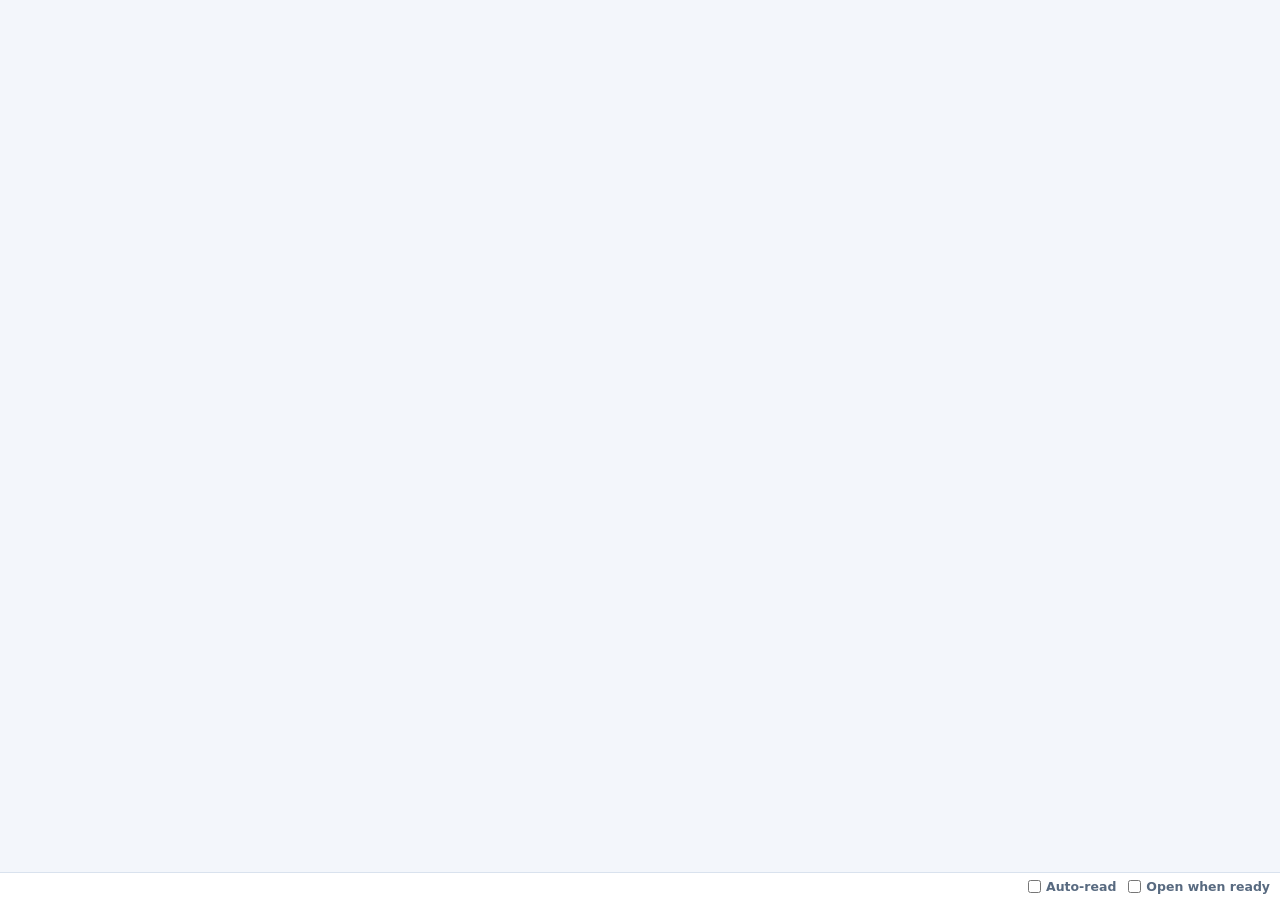
<file: extension/senior-resident/panel.html>
<!doctype html>
<html lang="en"><head><meta charset="utf-8"><title>My Senior Resident</title><link rel="stylesheet" href="panel.css"></head>
<body>
<iframe id="coach" src="about:blank" title="My Senior Resident" allow="clipboard-write; identity-credentials-get"></iframe>
<div class="bar">
  <span id="msg"></span>
  <label class="auto" title="Start on its own whenever a new question appears"><input type="checkbox" id="auto"><span>Auto-read</span></label>
  <label class="auto" title="When a question has been read in the background, open this panel on your next click. Off by default: the tab only shows that it is ready."><input type="checkbox" id="pop"><span>Open when ready</span></label>
</div>
<script src="panel.js"></script>
</body></html>
</file>
<file: app/app.css>
/* My Senior Resident. One reading column: top bar, question tabs, progress, a single step card. */
:root{
  --bg:#ffffff; --surface:#ffffff; --raised:#f7f7f8; --fg:#14171c; --muted:#5f6670; --line:#e5e7eb;
  --brand:#14171c; --brand-2:#2b2f36; --brand-ink:#14171c; --brand-soft:#f2f3f5; --brand-fg:#ffffff;
  --good:#1b7f4d; --good-soft:#e2f4ea; --warn:#8f5a00; --warn-soft:#fbefd9; --bad:#b3362b; --bad-soft:#fbe6e3;
  --gold:#a66a00; --gold-soft:#fff4d8;
  --shadow:0 1px 2px rgba(20,23,28,.04),0 4px 16px rgba(20,23,28,.05);
  --font:'Inter',system-ui,-apple-system,'Segoe UI',Roboto,sans-serif;
  color-scheme:light;
}
*{box-sizing:border-box}
[hidden]{display:none!important}
html{-webkit-text-size-adjust:100%}
body{margin:0;background:var(--bg);color:var(--fg);font-family:var(--font);font-size:16px;line-height:1.55;-webkit-font-smoothing:antialiased}
button,input,textarea{font:inherit;color:inherit}
h2{font-size:18px;line-height:1.35;margin:0;letter-spacing:-.01em;text-wrap:balance}
h3{font-size:13px;margin:0 0 6px;letter-spacing:.06em;text-transform:uppercase;color:var(--muted);font-weight:600}
p{margin:0}
a{color:var(--brand)}
.muted{color:var(--muted)} .sm{font-size:13.5px} .c{text-align:center;justify-content:center}
.spacer{flex:1}
:focus-visible{outline:3px solid var(--brand-2);outline-offset:2px;border-radius:6px}

.top{position:sticky;top:0;z-index:20;display:flex;align-items:center;gap:10px;height:56px;background:color-mix(in srgb,var(--surface) 92%,transparent);backdrop-filter:saturate(1.4) blur(10px);border-bottom:1px solid var(--line);
  padding:0 max(16px,env(safe-area-inset-right,0px)) 0 max(16px,env(safe-area-inset-left,0px))}
.brand{display:flex;align-items:center;gap:9px;font-weight:700;font-size:16px;letter-spacing:-.015em;color:var(--fg);text-decoration:none;min-width:0}
.brand span{white-space:nowrap;overflow:hidden;text-overflow:ellipsis}
.nav{display:flex;gap:4px}
.ib{width:36px;height:36px;display:grid;place-items:center;border:0;border-radius:10px;background:none;color:var(--muted);cursor:pointer;font-weight:700;font-size:14px}
.ib:hover{background:var(--raised);color:var(--fg)} .ib.on{background:var(--brand-soft);color:var(--brand)}
.ib.av{background:var(--brand);color:var(--brand-fg);border-radius:50%;width:30px;height:30px;margin:3px}
.pill{border:1px solid var(--line);background:var(--surface);color:var(--muted);border-radius:999px;padding:4px 11px;font-size:12.5px;font-weight:600;cursor:pointer;display:inline-flex;align-items:center;gap:4px;white-space:nowrap}
.pill:hover{border-color:var(--brand-2);color:var(--fg)}
.pill.pro{background:var(--gold-soft);color:var(--gold);border-color:transparent} .pill.out{background:var(--bad-soft);color:var(--bad);border-color:transparent}
.pill.beta{background:var(--brand-soft);color:var(--brand);border-color:transparent}

.wrap{max-width:760px;margin:0 auto;display:flex;flex-direction:column;gap:14px;min-width:0;
  padding:18px max(16px,env(safe-area-inset-right,0px)) 64px max(16px,env(safe-area-inset-left,0px))}
#stage{display:flex;flex-direction:column;gap:14px;min-width:0}
.tabs{display:flex;gap:6px;overflow-x:auto;scrollbar-width:none;padding:2px}
.tabs::-webkit-scrollbar{display:none}
.tab{flex:none;display:flex;align-items:center;gap:7px;max-width:220px;font-size:13.5px;font-weight:600;color:var(--muted);background:var(--surface);border:1px solid var(--line);border-radius:999px;padding:6px 12px;cursor:pointer}
.tab span{overflow:hidden;text-overflow:ellipsis;white-space:nowrap}
.tab em{font-style:normal;font-weight:500;opacity:.55;font-size:.78em}
.qhead .lv.nar{background:var(--brand-soft);color:var(--brand);border-color:transparent}
.tab i{flex:none;width:7px;height:7px;border-radius:50%;background:var(--line)}
.tab.done i{background:var(--good)} .tab.busy i{background:var(--brand-2);animation:blink 1s infinite ease-in-out}
.tab[aria-selected="true"]{color:var(--fg);border-color:var(--brand);box-shadow:0 0 0 1px var(--brand)}

.panel,.card{background:var(--surface);border:1px solid var(--line);border-radius:14px;padding:18px;display:flex;flex-direction:column;gap:14px;min-width:0;box-shadow:var(--shadow)}
.panel.hero{background:linear-gradient(160deg,var(--brand-soft),var(--surface) 70%)}
.row{display:flex;gap:10px;flex-wrap:wrap;align-items:center}
.btn{display:inline-flex;align-items:center;justify-content:center;gap:7px;font-weight:600;font-size:15px;border-radius:10px;padding:10px 16px;cursor:pointer;border:1.5px solid var(--brand);background:var(--brand);color:var(--brand-fg);text-decoration:none;transition:transform .08s,filter .15s}
.btn:hover{filter:brightness(1.07)} .btn:active{transform:translateY(1px)}
.btn.ghost{background:transparent;color:var(--brand);border-color:var(--line)} .btn.ghost:hover{border-color:var(--brand);filter:none}
.btn.sm{padding:6px 11px;font-size:13.5px;border-radius:8px} .btn.wide{width:100%}
.btn[disabled]{opacity:.4;cursor:not-allowed}
.lnk{background:none;border:0;padding:2px;color:var(--muted);font-size:13.5px;cursor:pointer;text-decoration:underline;text-underline-offset:3px}
.lnk:hover{color:var(--fg)}
.inp,textarea{width:100%;background:var(--raised);border:1.5px solid var(--line);border-radius:10px;padding:10px 12px}
textarea{min-height:76px;resize:vertical}
.inp:focus,textarea:focus{outline:0;border-color:var(--brand-2);box-shadow:0 0 0 3px color-mix(in srgb,var(--brand-2) 22%,transparent)}
.seg{display:inline-flex;align-self:flex-start;max-width:100%;border:1.5px solid var(--line);border-radius:10px;overflow:hidden;background:var(--raised)}
.seg button{border:0;background:none;padding:7px 13px;font-size:14px;font-weight:600;color:var(--muted);cursor:pointer;display:inline-flex;align-items:center;gap:4px}
.seg button[aria-checked="true"]{background:var(--brand);color:var(--brand-fg)}
.drop{display:flex;flex-direction:column;align-items:center;gap:4px;text-align:center;cursor:pointer;border:2px dashed var(--line);border-radius:12px;padding:24px 16px;background:var(--raised);position:relative}
.drop.over,.drop:hover{border-color:var(--brand-2);background:var(--brand-soft)}
.drop input{position:absolute;width:1px;height:1px;opacity:0;pointer-events:none}
.thumbs{display:flex;gap:10px;flex-wrap:wrap}
.thumb{position:relative;width:96px}
.thumb img{display:block;width:96px;height:72px;object-fit:cover;border-radius:8px;border:1px solid var(--line);cursor:zoom-in}
.thumb button{position:absolute;top:-6px;right:-6px;width:22px;height:22px;border-radius:50%;cursor:pointer;font-size:13px;line-height:1;border:1px solid var(--line);background:var(--surface)}
.thumb span{position:absolute;left:5px;bottom:5px;font-size:11px;font-weight:700;background:rgba(0,0,0,.6);color:#fff;border-radius:5px;padding:0 5px}
.modes{display:flex;flex-wrap:wrap;gap:6px 18px}
.check{display:flex;gap:8px;align-items:flex-start;font-size:14px;color:var(--muted);cursor:pointer}
.check input{margin-top:4px;accent-color:var(--brand)}

.qhead{display:flex;align-items:center;gap:8px;font-size:12.5px;color:var(--muted);min-width:0}
.qhead .src{font-weight:600;color:var(--fg);overflow:hidden;text-overflow:ellipsis;white-space:nowrap}
.qhead .lv{border:1px solid var(--line);border-radius:999px;padding:1px 8px;font-weight:600}
.stem{background:var(--surface);border:1px solid var(--line);border-radius:12px;padding:10px 14px;font-size:14.5px}
.stem summary{cursor:pointer;font-weight:600;color:var(--muted);font-size:13.5px}
.stem .txt{white-space:pre-wrap;overflow-wrap:anywhere;margin-top:10px} .stem .thumbs{margin-top:10px}
.bar{display:flex;gap:5px}
.bar i{flex:1;height:6px;border-radius:3px;background:var(--line);transition:background .25s}
.bar i.done{background:var(--brand)} .bar i.done.slip{background:var(--warn)} .bar i.now{background:var(--brand-2);opacity:.45}
.card{padding:20px 18px;gap:14px}
.card .step{display:flex;justify-content:space-between;gap:10px;font-size:12px;font-weight:600;letter-spacing:.06em;text-transform:uppercase;color:var(--brand)}
.card .step em{font-style:normal;color:var(--muted)}
.card h2{font-size:19px}
.card .sub{margin:-6px 0 0;color:var(--muted);font-size:14.5px}
.opts{display:flex;flex-direction:column;gap:8px}
.opt{text-align:left;width:100%;background:var(--raised);border:1.5px solid var(--line);border-radius:12px;padding:12px 12px;cursor:pointer;display:flex;gap:11px;align-items:flex-start;min-width:0;transition:border-color .12s,background .12s,transform .08s}
.opt:hover{border-color:var(--brand-2)} .opt:active{transform:scale(.995)}
.opt kbd{flex:none;font:600 12px/1 var(--font);width:22px;height:22px;margin-top:1px;border-radius:6px;border:1.5px solid var(--line);background:var(--surface);color:var(--muted);display:grid;place-items:center}
.opt .t{min-width:0;overflow-wrap:anywhere;flex:1}
.opt .x{flex:none;margin:-3px -4px -3px 2px;padding:4px 7px;border-radius:6px;font-size:12px;font-weight:600;color:var(--muted);text-decoration:line-through;opacity:0;transition:opacity .12s}
.opt:hover .x,.opt.crossed .x,.opt.ruled .x{opacity:.8} .opt .x:hover{background:var(--line);opacity:1}
@media (hover:none){.opt .x{opacity:.6}}
.opt.sel kbd{color:#fff;border-color:transparent}
.opt.r-good{border-color:var(--good);background:var(--good-soft)} .opt.r-good.sel kbd{background:var(--good)}
.opt.r-bad{border-color:var(--bad);background:var(--bad-soft)} .opt.r-bad kbd{background:var(--bad)}
.opt.r-warn{border-color:var(--warn);background:var(--warn-soft)} .opt.r-warn kbd{background:var(--warn)}
.opt.crossed{opacity:.55} .opt.crossed .t{text-decoration:line-through;color:var(--muted)}
.opt.sel.crossed{opacity:.85} .opt.sel.r-warn.crossed .t,.opt.sel.r-bad.crossed .t{text-decoration-color:currentColor;color:inherit}
.opt.ruled .t{text-decoration:line-through;text-decoration-thickness:2px;text-decoration-color:var(--good)}
.othl{align-self:flex-start;font-size:13.5px;color:var(--muted);background:none;border:0;padding:2px;cursor:pointer}
.othl:hover,.othl.on{color:var(--fg)}
.fb{border-radius:12px;padding:12px 14px;font-size:15px;border-left:4px solid;overflow-wrap:anywhere}
.fb b{display:block;font-size:12px;letter-spacing:.06em;text-transform:uppercase;margin-bottom:2px}
.fb.good{background:var(--good-soft);border-color:var(--good)} .fb.good b{color:var(--good)}
.fb.warn{background:var(--warn-soft);border-color:var(--warn)} .fb.warn b{color:var(--warn)}
.fb.bad{background:var(--bad-soft);border-color:var(--bad)} .fb.bad b{color:var(--bad)}
.fb.note{background:var(--brand-soft);border-color:var(--brand)} .fb.note b{color:var(--brand)}
.foot{border-top:1px solid var(--line);padding-top:14px;margin-top:2px}
.pagebtn{align-self:flex-start;display:inline-flex;align-items:center;gap:8px;border:1px dashed var(--line);background:none;border-radius:999px;padding:7px 14px 7px 11px;font-size:14px;color:var(--muted);cursor:pointer}
.pagebtn b{color:var(--fg);font-weight:600} .pagebtn svg{color:var(--brand)} .pagebtn:hover{border-color:var(--brand);border-style:solid;color:var(--fg)}
.pagebox{border:1px solid var(--line);border-radius:14px;background:var(--raised);padding:12px;display:flex;flex-direction:column;gap:10px}
.pagehd{display:flex;align-items:center;gap:7px;font-size:14px} .pagehd svg{color:var(--brand)}
.pagehd>span:not(.spacer){font-size:11.5px;font-weight:600;color:var(--good);background:var(--good-soft);border-radius:999px;padding:1px 8px}
.pg{max-width:92%;border-radius:14px;padding:9px 12px;font-size:15px;white-space:pre-wrap;overflow-wrap:anywhere}
.pg i{display:block;font-style:normal;font-size:11px;font-weight:700;letter-spacing:.06em;text-transform:uppercase;color:var(--brand);margin-bottom:2px}
.pg.att{align-self:flex-start;background:var(--surface);border:1px solid var(--line);border-bottom-left-radius:4px}
.pg.me{align-self:flex-end;background:var(--brand);color:var(--brand-fg);border-bottom-right-radius:4px}
.chips button[disabled]{opacity:.45;cursor:not-allowed}

.reveal{display:flex;flex-direction:column;gap:16px}
.reveal ul{margin:0;padding-left:18px} .reveal li{margin:4px 0}
.answer{background:linear-gradient(135deg,var(--brand),var(--brand-ink));color:#fff;border-radius:12px;padding:14px 16px;font-size:16.5px;font-weight:600;line-height:1.4}
.answer b,.pearl b{display:block;font-size:11.5px;letter-spacing:.08em;text-transform:uppercase;opacity:.8;margin-bottom:3px;font-weight:600}
.pearl{background:#fafaf9;border:1px solid var(--line);box-shadow:0 2px 10px rgba(20,23,28,.07);border-radius:12px;padding:12px 14px;font-size:15px}
.pearl b{color:var(--fg);opacity:.75} .pearl .trap{display:block;margin-top:10px;padding-top:10px;border-top:1px dashed var(--line)}
.recap{list-style:none;padding:0!important;display:flex;flex-direction:column;gap:6px}
.recap li{display:flex;gap:9px;align-items:flex-start;margin:0!important;font-size:14.5px}
.recap li b{display:block;font-size:12px;color:var(--muted);font-weight:600}
.mk{flex:none;width:20px;height:20px;border-radius:50%;display:grid;place-items:center;margin-top:2px}
.ok .mk,.mk.ok{background:var(--good-soft);color:var(--good)} .slip .mk,.mk.slip{background:var(--warn-soft);color:var(--warn)}
.tbl{overflow-x:auto;border:1px solid var(--line);border-radius:10px}
table{border-collapse:collapse;width:100%;min-width:500px;font-size:14px}
th,td{border-bottom:1px solid var(--line);padding:8px 10px;text-align:left;vertical-align:top}
tr:last-child td{border-bottom:0} th{background:var(--raised);font-size:12.5px;color:var(--muted)}
tr.me td{background:var(--good-soft)}
.chat{display:flex;flex-direction:column;gap:10px;border-top:1px solid var(--line);padding-top:16px}
.bub{border-radius:12px;padding:10px 12px;font-size:15px;white-space:pre-wrap;overflow-wrap:anywhere}
.bub.me{background:var(--brand);color:var(--brand-fg);align-self:flex-end;max-width:88%;border-bottom-right-radius:4px}
.bub.ai{background:var(--raised);border:1px solid var(--line);border-bottom-left-radius:4px}
.chips{display:flex;flex-wrap:wrap;gap:6px}
.chips button{border:1px solid var(--line);background:var(--surface);border-radius:999px;padding:6px 12px;font-size:13.5px;cursor:pointer;color:var(--brand);font-weight:500}
.chips button:hover{border-color:var(--brand)}
.askrow{display:flex;gap:8px;align-items:flex-end}
.askrow textarea{min-height:44px;resize:none}

.wait{display:flex;gap:12px;align-items:center;color:var(--muted);font-size:15px}
.dots{display:inline-flex;gap:4px}
.dots i{width:7px;height:7px;border-radius:50%;background:var(--brand);opacity:.35}
.skel{display:flex;flex-direction:column;gap:10px}
.skel i,.skel b{display:block;border-radius:8px;background:linear-gradient(90deg,var(--line) 25%,var(--raised) 50%,var(--line) 75%);background-size:200% 100%}
.skel i{height:14px} .skel i:first-child{height:11px} .skel b{height:46px;border-radius:12px;opacity:.7}
.paywall{display:flex;flex-direction:column;align-items:center;text-align:center;gap:10px;padding:14px 4px}
.paywall svg{width:44px;height:44px}

.tiles{display:grid;grid-template-columns:repeat(3,minmax(0,1fr));gap:10px}
.tiles div{background:var(--surface);border:1px solid var(--line);border-radius:14px;padding:14px;box-shadow:var(--shadow);min-width:0}
.tiles b{display:block;font-size:26px;line-height:1.1;letter-spacing:-.02em;font-variant-numeric:tabular-nums}
.tiles span{font-size:12.5px;color:var(--muted)}
.pg-wrap{overflow-x:auto;margin:6px 0 4px}.pg{width:100%;min-width:300px;height:auto;display:block}
.pg-grid{stroke:var(--line);stroke-width:1}.pg-goal{stroke:var(--good);stroke-dasharray:4 4;opacity:.7}
.pg-ax{fill:var(--muted);font-size:12px;font-family:var(--font)}.pg-bar{fill:var(--brand);opacity:.14}
.pg-line{fill:none;stroke:var(--brand);stroke-width:2.2;stroke-linejoin:round;stroke-linecap:round}.pg-dot{fill:var(--surface);stroke:var(--brand);stroke-width:2}
.prof{display:flex;flex-direction:column;gap:9px}
.prof div{display:grid;grid-template-columns:118px minmax(0,1fr) 40px 26px;gap:10px;align-items:center;font-size:14px}
.prof i{height:8px;border-radius:4px;background:var(--line);overflow:hidden;display:block}
.prof u{display:block;height:100%;border-radius:4px;background:var(--good)} .prof u.mid{background:var(--warn)} .prof u.lo{background:var(--bad)}
.prof em{font-style:normal;font-weight:600;text-align:right;font-variant-numeric:tabular-nums} .prof small{color:var(--muted);text-align:right}
.pearls{display:flex;flex-direction:column;gap:10px}
.pearls article{border:1px solid var(--line);border-radius:12px;padding:12px 14px;display:flex;flex-direction:column;gap:6px;font-size:15px;background:var(--raised)}
.ph{display:flex;gap:8px;align-items:center;font-size:12px;color:var(--muted);min-width:0}
.ph span{background:var(--brand-soft);color:var(--brand);border-radius:999px;padding:1px 8px;font-weight:600;white-space:nowrap}
.ph em{font-style:normal;overflow:hidden;text-overflow:ellipsis;white-space:nowrap}
.pearls .trap{font-size:14px;color:var(--muted)} .pearls .trap b{color:var(--fg);margin-right:6px;font-size:12px;text-transform:uppercase;letter-spacing:.05em}
.hist{display:flex;flex-direction:column}
.hist div{display:flex;gap:10px;align-items:center;border-top:1px solid var(--line);padding:8px 0;font-size:14.5px;min-width:0}
.hist div:first-child{border-top:0}
.hist b{font-weight:500;flex:1;min-width:0;overflow:hidden;text-overflow:ellipsis;white-space:nowrap} .hist span:last-child{color:var(--muted);font-size:13px;white-space:nowrap}
.hist .mk{margin:0}

.auth form{display:flex;flex-direction:column;gap:10px}
#gis{display:flex;justify-content:center;min-height:44px}
.or{display:flex;align-items:center;gap:10px;color:var(--muted);font-size:13px}
.or::before,.or::after{content:"";flex:1;border-top:1px solid var(--line)}
.er{color:var(--bad);font-size:13.5px;min-height:1px}
.okline{display:inline-flex;gap:6px;align-items:center;color:var(--good);font-weight:600}
.pref{display:flex;justify-content:space-between;align-items:center;gap:10px;flex-wrap:wrap;font-size:15px}
.legal{display:flex;flex-wrap:wrap;gap:6px 14px;font-size:12.5px;color:var(--muted);justify-content:center;text-align:center}
.legal a{color:var(--muted)}

.exlist{display:flex;flex-direction:column}
.exrow{display:flex;align-items:center;gap:12px;border-top:1px solid var(--line);padding:10px 0;min-width:0}
.exrow:first-child{border-top:0}
.exopen{flex:1;min-width:0;display:flex;align-items:center;gap:12px;background:none;border:0;text-align:left;cursor:pointer;padding:2px;color:var(--fg)}
.exopen svg{color:var(--brand);flex:none} .exopen span{min-width:0;display:flex;flex-direction:column}
.exopen b{font-weight:600;overflow:hidden;text-overflow:ellipsis;white-space:nowrap} .exopen em{font-style:normal;font-size:13px;color:var(--muted)}
.exsc{font-weight:700;font-variant-numeric:tabular-nums;background:var(--brand-soft);color:var(--brand);border-radius:999px;padding:2px 10px;font-size:13.5px} .exsc.new{background:var(--raised);color:var(--muted)}
.exbar{display:flex;align-items:center;gap:12px;min-width:0;font-size:14.5px}
.exbar b{overflow:hidden;text-overflow:ellipsis;white-space:nowrap;min-width:0}
.extime{font-variant-numeric:tabular-nums;font-weight:700;background:var(--surface);border:1px solid var(--line);border-radius:8px;padding:4px 10px}
.exstem{font-size:17px!important;font-weight:500;line-height:1.55;white-space:pre-wrap;letter-spacing:0!important}
.opt.on{border-color:var(--brand);background:var(--brand-soft)} .opt.on kbd{background:var(--brand);color:#fff;border-color:transparent}
.opt[disabled]{cursor:default}
.flagb{display:inline-flex;align-items:center;gap:5px;background:none;border:0;color:var(--muted);font:inherit;font-size:12px;letter-spacing:.06em;text-transform:uppercase;font-weight:600;cursor:pointer;padding:0}
.flagb.on{color:var(--warn)}
.exnav,.exgrid{display:grid;grid-template-columns:repeat(auto-fill,minmax(40px,1fr));gap:6px}
.exnav button,.exgrid button{height:36px;border-radius:8px;border:1.5px solid var(--line);background:var(--surface);font-weight:600;font-size:13.5px;cursor:pointer;color:var(--muted);font-variant-numeric:tabular-nums;position:relative}
.exnav .ans{background:var(--brand-soft);color:var(--brand);border-color:transparent} .exnav .cur,.exgrid .cur{border-color:var(--brand);box-shadow:0 0 0 1px var(--brand);color:var(--fg)}
.exnav .flg::after,.exgrid .flg::after{content:"";position:absolute;top:3px;right:3px;width:7px;height:7px;border-radius:50%;background:var(--warn)}
.exgrid .ok{background:var(--good-soft);color:var(--good);border-color:transparent} .exgrid .no{background:var(--bad-soft);color:var(--bad);border-color:transparent} .exgrid .nk{border-style:dashed}
.legend{display:flex;flex-wrap:wrap;gap:6px 14px;font-size:12.5px;color:var(--muted);align-items:center}
.legend i{width:11px;height:11px;border-radius:3px;display:inline-block;margin-right:-8px;border:1.5px solid var(--line)} .legend i.ok{background:var(--good-soft);border-color:var(--good)} .legend i.no{background:var(--bad-soft);border-color:var(--bad)} .legend i.nk{border-style:dashed}
.exres{flex-direction:row;align-items:center;gap:18px}
.ring{flex:none;width:92px;height:92px;border-radius:50%;display:grid;place-items:center;background:conic-gradient(var(--brand) calc(var(--p)*1%),var(--line) 0);position:relative}
.ring::before{content:"";position:absolute;inset:9px;border-radius:50%;background:var(--surface)} .ring b{position:relative;font-size:22px;letter-spacing:-.02em;font-variant-numeric:tabular-nums}
.zoom{position:fixed;inset:0;z-index:50;background:rgba(0,0,0,.85);display:flex;align-items:center;justify-content:center;padding:20px;cursor:zoom-out}
.zoom img{max-width:100%;max-height:100%;border-radius:8px}
.modal{position:fixed;inset:0;z-index:40;background:rgba(8,16,28,.55);backdrop-filter:blur(3px);display:flex;align-items:center;justify-content:center;padding:16px;overflow:auto}
.sheet{position:relative;width:100%;max-width:420px;background:var(--surface);border-radius:18px;padding:24px 20px 20px;display:flex;flex-direction:column;gap:16px;box-shadow:0 20px 60px rgba(0,0,0,.35)}
.sheet .close{position:absolute;top:10px;right:12px;border:0;background:none;font-size:22px;color:var(--muted);cursor:pointer;width:32px;height:32px;border-radius:8px}
.ph2{display:flex;align-items:center;gap:10px} .ph2 svg{width:34px;height:34px} .ph2 h2{font-size:20px}
.perks{list-style:none;margin:0;padding:0;display:flex;flex-direction:column;gap:8px;font-size:15px}
.perks li{display:flex;gap:9px;align-items:center} .perks svg{color:var(--good);flex:none}
.prices{display:grid;grid-template-columns:1fr 1fr;gap:10px}
.price{position:relative;border:1.5px solid var(--line);background:var(--raised);border-radius:14px;padding:16px 10px 12px;cursor:pointer;display:flex;flex-direction:column;align-items:center;gap:1px}
.prices.one{grid-template-columns:1fr} .prices.one .price{cursor:default}
.price:hover,.price:first-child{border-color:var(--brand)} .price:first-child{background:var(--brand-soft)}
.price b{font-size:26px;letter-spacing:-.02em} .price span{font-size:13.5px;color:var(--muted)} .price em{font-style:normal;font-size:12.5px;color:var(--muted);margin-top:4px}
.price .tag{position:absolute;top:-10px;background:var(--brand);color:var(--brand-fg);font-size:11px;font-weight:700;border-radius:999px;padding:2px 9px}

html.embed body{font-size:15px;zoom:.88}
html.embed .top{height:48px;gap:6px} html.embed .brand{gap:7px} html.embed .brand span{font-size:14.5px} html.embed .ib{width:32px;height:32px} html.embed .nav{gap:1px} html.embed .pill{padding:3px 8px;font-size:11.5px}
html.embed .wrap{padding-top:12px;gap:12px}
html.embed .card{padding:16px 14px} html.embed .panel{padding:14px}
html.embed .card h2{font-size:17px}
@media (max-width:420px){
  .pill{padding:3px 8px;font-size:11.5px} .top{gap:6px} .brand span{font-size:15px}
  .prof div{grid-template-columns:96px minmax(0,1fr) 36px 22px;gap:8px}
  .tiles b{font-size:22px} .tiles div{padding:11px}
}
@media (max-width:340px){ .brand span{display:none} }
@media (prefers-reduced-motion:no-preference){
  .dots i{animation:blink 1s infinite ease-in-out}.dots i:nth-child(2){animation-delay:.15s}.dots i:nth-child(3){animation-delay:.3s}
  @keyframes blink{0%,100%{opacity:.25}50%{opacity:1}}
  .skel i,.skel b{animation:shim 1.3s infinite linear} @keyframes shim{to{background-position:-200% 0}}
  .fb,.reveal>*{animation:in .22s ease-out both}
  @keyframes in{from{opacity:0;transform:translateY(4px)}to{opacity:1;transform:none}}
  .sheet{animation:pop .2s ease-out} @keyframes pop{from{opacity:0;transform:scale(.97)}to{opacity:1;transform:none}}
}

/* second chance */
.sctog{display:flex;gap:12px;align-items:flex-start;width:100%;text-align:left;background:var(--surface-2,transparent);border:1px solid var(--line);border-radius:12px;padding:12px 14px;margin:12px 0;cursor:pointer;color:inherit;font:inherit}
.sctog i{flex:none;width:38px;height:22px;border-radius:999px;background:var(--line);position:relative;transition:background .18s;margin-top:2px}
.sctog i::after{content:"";position:absolute;top:2px;left:2px;width:18px;height:18px;border-radius:50%;background:#fff;box-shadow:0 1px 3px rgba(0,0,0,.25);transition:transform .18s}
.sctog.on i{background:var(--brand)}.sctog.on i::after{transform:translateX(16px)}
.sctog b{display:block}.sctog em{display:block;font-style:normal;font-size:.86em;opacity:.7;margin-top:2px;line-height:1.4}
.scline{margin:6px 0 0;color:var(--brand)}
.revkey{display:flex;gap:16px;align-items:center;flex-wrap:wrap;border-left:4px solid var(--brand)}.revkey>div{flex:1;min-width:220px}.revkey h2{margin:0 0 4px}
.exgrid button.sc{background:rgba(245,158,11,.18);border-color:#f59e0b;color:inherit}.legend i.sc{background:#f59e0b}
.opt.crossed.r-bad .t{text-decoration:line-through;opacity:.6}

/* help */
.helpfab{position:fixed;right:max(14px,env(safe-area-inset-right,0px));bottom:calc(14px + env(safe-area-inset-bottom,0px));z-index:30;display:inline-flex;align-items:center;gap:7px;border:1px solid var(--line);background:var(--surface);color:var(--fg);border-radius:999px;padding:9px 14px;font:inherit;font-size:13.5px;font-weight:600;cursor:pointer;box-shadow:0 6px 20px rgba(15,31,51,.16)}
.helpfab:hover{border-color:var(--brand)}.helpfab svg{color:var(--brand)}
.helpfab{padding:6px 14px 6px 8px}.pal{color:var(--brand);transform-origin:50% 80%}
.helpfab:hover .pal,.ib[data-h="open"]:hover .pal{animation:palwig .6s ease}
@keyframes palwig{0%,100%{transform:rotate(0)}25%{transform:rotate(-10deg)}60%{transform:rotate(8deg)}}
@media (prefers-reduced-motion:reduce){.helpfab:hover .pal,.ib[data-h="open"]:hover .pal{animation:none}}
html.embed .helpfab{padding:8px}html.embed .helpfab span{display:none}
.sheet.help{max-width:460px;gap:12px}
.hlog{display:flex;flex-direction:column;gap:8px;max-height:44vh;min-height:90px;overflow:auto;padding:2px}
.hm{max-width:88%;border-radius:14px;padding:9px 12px;font-size:14.5px;line-height:1.45;white-space:pre-wrap;overflow-wrap:anywhere}
.hm.me{align-self:flex-end;background:var(--brand);color:var(--brand-fg);border-bottom-right-radius:4px}
.hm.ai{align-self:flex-start;background:var(--raised);border:1px solid var(--line);border-bottom-left-radius:4px}
.dotsw{display:flex;gap:5px;padding:13px 14px}.dotsw i{width:7px;height:7px;border-radius:50%;background:var(--muted);animation:hb 1s infinite}.dotsw i:nth-child(2){animation-delay:.15s}.dotsw i:nth-child(3){animation-delay:.3s}@keyframes hb{0%,60%,100%{opacity:.3}30%{opacity:1}}
.hrow{display:flex;gap:8px;align-items:flex-end}.hrow textarea{flex:1;min-width:0;resize:none}
.hesc{display:flex;flex-direction:column;gap:8px;border:1.5px solid var(--brand);border-radius:12px;padding:12px;background:var(--brand-soft)}.hesc span{font-size:14px;color:var(--muted)}
.crash{position:fixed;left:50%;transform:translateX(-50%);bottom:calc(14px + env(safe-area-inset-bottom,0px));z-index:35;display:flex;align-items:center;gap:10px;background:var(--surface);border:1.5px solid var(--line);border-left:4px solid #b3362b;border-radius:12px;padding:9px 12px;font-size:14px;box-shadow:0 10px 30px rgba(0,0,0,.2);max-width:calc(100vw - 32px)}

/* ruled-out choices: struck and greyed, no colour */
.opt.ruled,.opt.ruled.r-good{border-color:var(--line);background:var(--raised);opacity:.6}
.opt.ruled kbd,.opt.ruled.r-good.sel kbd{background:var(--surface);border-color:var(--line);color:var(--muted)}
.opt.ruled .t{text-decoration:line-through;text-decoration-thickness:2px;text-decoration-color:var(--muted);color:var(--muted)}
/* exam: question list down the left on wide screens */
.exlay{display:flex;flex-direction:column-reverse;gap:14px}
@media(min-width:860px){html:not(.embed) .exlay{display:grid;grid-template-columns:76px minmax(0,1fr);align-items:start}
  html:not(.embed) .exlay .exnav{grid-template-columns:1fr;max-height:74vh;overflow:auto;padding:2px;position:sticky;top:72px}}

/* help docks in the corner instead of covering the page */
.modal:has(.sheet.help){background:none;backdrop-filter:none;align-items:flex-end;justify-content:flex-end;pointer-events:none;padding:14px}
.sheet.help{pointer-events:auto;max-width:400px;max-height:calc(100vh - 28px);overflow:auto;border:1px solid var(--line);box-shadow:0 18px 50px rgba(15,31,51,.28)}
@media(max-width:520px){.modal:has(.sheet.help){padding:0}.sheet.help{max-width:none;border-radius:18px 18px 0 0}}

.recapline{margin:0;color:var(--muted);font-size:14.5px}.recapline b{color:var(--fg)}
.chat .pagehd{display:flex;align-items:center;gap:8px;font-size:15px}.chat .pagehd svg{width:18px;height:18px;color:var(--brand)}.chat .pagehd span{font-size:12px;font-weight:700;color:var(--good);background:var(--good-soft);border-radius:99px;padding:1px 9px}

.stood{margin:0;font-weight:700;font-size:1.02em}

/* case header controls and the cross-out bar */
.ibs{flex:none;width:26px;height:26px;display:grid;place-items:center;border:0;border-radius:8px;background:none;color:var(--muted);cursor:pointer;transition:background .15s,color .15s}
.ibs:hover{background:var(--raised);color:var(--fg)}
.ibs.spin svg{animation:srspin .8s linear infinite}@keyframes srspin{to{transform:rotate(360deg)}}
.narbar{display:flex;align-items:center;gap:8px;margin-top:8px;padding:6px 6px 6px 12px;border-radius:12px;background:var(--brand-soft);color:var(--fg);font-size:13.5px;animation:narin .28s cubic-bezier(.2,.7,.2,1)}
.narbar span{flex:1;min-width:0}.narbar .btn.sm{padding:6px 12px;font-size:13px;white-space:nowrap}
.narbar.quiet{background:var(--raised);color:var(--muted);padding:8px 12px}
@keyframes narin{from{opacity:0;transform:translateY(-6px)}to{opacity:1;transform:none}}

/* who is on call */
.attpick{display:flex;flex-direction:column;gap:5px}.attpick .seg{display:flex;width:100%}.attpick .seg button{flex:1;font-size:12.5px;padding:6px 4px;white-space:nowrap;text-align:center;justify-content:center}
.attpick>span{font-size:12.5px;color:var(--muted)}

.ibs.on{background:var(--brand-soft);color:var(--brand)}
.attpick{animation:narin .22s cubic-bezier(.2,.7,.2,1)}
.pagehd .ibs{margin-left:-2px}

.pagehd .ibs svg,.chat .pagehd .ibs svg{color:inherit;width:15px;height:15px}

.anki{border-top:1px solid var(--line);padding-top:12px}
.ak-row{display:flex;align-items:center;gap:10px;flex-wrap:wrap}
.ak-box{display:flex;flex-direction:column;gap:10px;border:1px solid var(--line);border-radius:12px;padding:12px;background:var(--raised)}
.ak-lab{font-weight:600;font-size:14px}
.ak-box textarea{width:100%;box-sizing:border-box;font:inherit;font-size:14px;border:1.5px solid var(--line);border-radius:10px;padding:8px 10px;resize:vertical;background:var(--bg);color:var(--fg)}
.ak-chk{display:flex;align-items:center;gap:8px;font-size:14px}
.ak-chk.dis{opacity:.6}
.ak-msg{margin:0;font-size:14px;color:var(--muted)}
.ak-st{margin:0;font-size:13px;color:var(--muted);line-height:1.45}
.ak-st i{display:inline-block;width:8px;height:8px;border-radius:50%;background:var(--line);margin-right:7px;vertical-align:1px}
.ak-st.on i{background:#1e8e3e}
.ak-st.warn i{background:#e0a800}
.ak-how{font-size:13px;color:var(--muted)}
.ak-how summary{cursor:pointer;font-weight:600;color:var(--fg)}
.ak-how ol{margin:6px 0 0 18px;padding:0;display:flex;flex-direction:column;gap:4px}

[data-tip]{position:relative}
[data-tip]:hover::after,[data-tip]:focus-visible::after{content:attr(data-tip);position:absolute;top:calc(100% + 6px);left:0;z-index:30;white-space:nowrap;background:var(--fg);color:var(--bg);font:600 12px/1.2 Inter,system-ui,sans-serif;padding:5px 8px;border-radius:7px;pointer-events:none;box-shadow:0 4px 14px rgba(0,0,0,.18)}
html.notip [data-tip]::after{display:none}
.card + .anki{margin-top:14px}

.ak-ic{position:relative;width:38px;height:38px;border-radius:50%;border:1.5px solid var(--line);background:var(--raised);color:var(--brand);display:grid;place-items:center;cursor:pointer;flex:none;transition:background .15s,border-color .15s}
.ak-ic:hover,.ak-ic.on{border-color:var(--brand);background:var(--brand-soft)}
.ak-ic em{position:absolute;right:-3px;bottom:-3px;width:16px;height:16px;border-radius:50%;background:#1e8e3e;color:#fff;font:700 10px/16px Inter,sans-serif;font-style:normal;text-align:center}
.ak-cfg{display:flex;flex-direction:column;gap:8px;border:1px solid var(--line);border-radius:12px;padding:12px;margin-top:10px;background:var(--raised)}
.ak-opt{display:flex;gap:8px;align-items:flex-start;font-size:14px;cursor:pointer}
.ak-opt span{display:flex;flex-direction:column}.ak-opt small{color:var(--muted);font-size:12.5px}
.anki .ak-box{margin-top:10px}
.ak-seg{display:flex;gap:4px;padding:3px;border:1px solid var(--line);border-radius:10px;background:var(--bg)}
.ak-seg button{flex:1;font:inherit;font-size:13px;font-weight:600;border:0;border-radius:8px;padding:6px 8px;background:none;color:var(--muted);cursor:pointer}
.ak-seg button.on{background:var(--surface);color:var(--fg);box-shadow:0 1px 3px rgba(0,0,0,.12)}
.ak-drop{display:flex;flex-direction:column;gap:4px;align-items:center;text-align:center;border:2px dashed var(--line);border-radius:12px;padding:22px 14px;cursor:pointer;color:var(--fg)}
.ak-drop:hover,.ak-drop:focus{border-color:var(--brand);background:var(--brand-soft);outline:none}
.ak-drop small{color:var(--muted);font-size:12.5px;max-width:34ch}
.ak-io{position:relative;align-self:center;max-width:100%;cursor:crosshair;user-select:none;touch-action:none;line-height:0}
.ak-io img{display:block;max-width:100%;height:auto;border-radius:8px;pointer-events:none}
.ak-b{position:absolute;box-sizing:border-box;background:rgba(255,233,168,.88);border:2px solid #b8860b;border-radius:5px;line-height:1}
.ak-b.tmp{background:rgba(255,233,168,.5);border-style:dashed}
.ak-b span{position:absolute;left:3px;top:2px;font:700 11px/1 Inter,sans-serif;color:#7a5c12}
.ak-b button{position:absolute;right:-9px;top:-9px;width:18px;height:18px;border-radius:50%;border:0;background:#c0392b;color:#fff;font:700 12px/18px Inter,sans-serif;padding:0;cursor:pointer}
.ak-in{font:inherit;font-size:14px;border:1.5px solid var(--line);border-radius:10px;padding:7px 10px;background:var(--bg);color:var(--fg);min-width:0}
.ak-msg.ok{color:#1e8e3e;font-weight:600}

/* ---------- home (signed out) ---------- */
body.home .wrap{max-width:1120px}
.tlinks{display:flex;gap:18px;margin-right:8px}
.tlinks a{color:var(--muted);text-decoration:none;font-weight:500;font-size:14.5px}.tlinks a:hover{color:var(--fg)}
@media (max-width:720px){.tlinks{display:none}}
#stage>.hm{display:flex;flex-direction:column;gap:0;max-width:none;padding:0;border-radius:0;font-size:16px;line-height:1.55;white-space:normal;overflow-wrap:normal}
.hm h1{font-size:clamp(34px,5vw,54px);line-height:1.06;letter-spacing:-.025em;margin:0 0 16px;text-wrap:balance}
.hm h1 em{font-style:italic;color:#5f6670}
.hm h2{font-size:clamp(26px,3.4vw,36px);line-height:1.15;letter-spacing:-.02em;margin:0 0 10px;text-wrap:balance}
.hm h3{font-size:17px;margin:0 0 6px;letter-spacing:-.01em;text-transform:none;color:inherit;font-weight:700}
.hm-beta{display:inline-block;background:var(--brand);color:var(--brand-fg);border-radius:99px;padding:2px 10px;margin-right:6px;letter-spacing:.06em}
.hm-eye{font-size:12.5px;font-weight:700;letter-spacing:.09em;text-transform:uppercase;color:#5f6670;margin:0 0 12px}
.hm-lede{font-size:18px;color:var(--muted);max-width:52ch;margin:0 0 24px}
.hm-cta{display:flex;gap:10px;flex-wrap:wrap}
.hm-fine{font-size:13.5px;color:var(--muted);margin:14px 0 0}
.hm-sub{color:var(--muted);max-width:62ch;margin:0 0 28px}
.hm-hero{display:grid;grid-template-columns:minmax(0,1fr) minmax(0,1.05fr);gap:44px;align-items:center;padding:36px 0 56px}
@media (max-width:880px){.hm-hero{grid-template-columns:1fr;gap:30px;padding-top:18px}}
.hm-sec{padding:52px 0;border-top:1px solid var(--line)}
.hm-band{padding:52px 32px;margin:0 calc(-1 * max(16px, env(safe-area-inset-left,0px)));background:#f6f6f7;color:var(--fg);border-radius:20px}
.hm-band .hm-sub{color:var(--muted)}
.hm-steps,.hm-plans,.hm-two,.hm-cmp{display:grid;gap:16px}
.hm-steps{grid-template-columns:repeat(auto-fit,minmax(220px,1fr));counter-reset:s}
.hm-steps>div,.hm-box,.hm-plan{background:var(--surface);border:1px solid var(--line);border-radius:16px;padding:22px;min-width:0}
.hm-steps>div{counter-increment:s}.hm-steps>div::before{content:counter(s);display:grid;place-items:center;width:32px;height:32px;border-radius:10px;background:var(--brand-soft);color:var(--brand);font-weight:700;margin-bottom:12px}
.hm-steps p{margin:0;color:var(--muted);font-size:15px}
.hm-cmp{grid-template-columns:repeat(auto-fit,minmax(260px,1fr))}
.hm-cmp>div{border:1px solid var(--line);border-radius:16px;padding:22px;background:transparent}
.hm-band h3{color:var(--fg)}.hm-cmp>div.y h3{color:var(--fg)}
.hm-cmp>div.y{background:var(--surface);color:var(--fg);border-color:transparent}
.hm ol li{display:list-item}
.hm ul{list-style:none;margin:0;padding:0;display:flex;flex-direction:column;gap:9px}
.hm ul li{display:flex;gap:9px;align-items:flex-start;font-size:15px}
.hm li svg{flex:none;width:18px;height:18px;margin-top:2px;padding:3px;box-sizing:border-box;border-radius:50%;background:var(--good-soft);color:var(--good)}
.hm-cmp>div:not(.y) li svg{background:#e9eaed;color:#8a9099}.hm-cmp>div:not(.y){color:var(--muted)}
.hm-plans{grid-template-columns:repeat(auto-fit,minmax(250px,1fr));align-items:stretch}
.hm-plan{display:flex;flex-direction:column;gap:14px;position:relative}
.hm-plan ul{flex:1}
.hm-plan.pro{border:1.5px solid var(--brand);box-shadow:0 18px 44px rgba(20,23,28,.10)}
.hm-plan .tag{position:absolute;top:-12px;left:22px;background:var(--brand);color:var(--brand-fg);font-size:12px;font-weight:700;border-radius:99px;padding:3px 12px}
.hm-plan .pk{margin:-8px 0 0;color:var(--muted);font-size:14px}
.hm-plan .pr{font-size:38px;font-weight:800;letter-spacing:-.03em;line-height:1}.hm-plan .pr small{font-size:15px;font-weight:500;color:var(--muted);letter-spacing:0}
.hm-legal{font-size:13.5px;color:var(--muted);margin:16px 0 0;max-width:80ch}
.hm-legal b{color:var(--fg)}
.hm-msg{font-size:14px;margin:10px 0 0}
.hm-two{grid-template-columns:repeat(auto-fit,minmax(280px,1fr))}
.hm-box ol{margin:16px 0 0;padding-left:20px;display:flex;flex-direction:column;gap:6px;font-size:15px}
.hm-box code{background:var(--brand-soft);border-radius:6px;padding:1px 6px;font-size:.92em}
.hm-faq{border-bottom:1px solid var(--line);padding:14px 0}
.hm-faq summary{cursor:pointer;font-weight:600;font-size:16px;list-style:none;display:flex;justify-content:space-between;gap:12px}
.hm-faq summary::-webkit-details-marker{display:none}.hm-faq summary::after{content:"+";color:var(--muted);font-size:20px;line-height:1}
.hm-faq[open] summary::after{content:"\2212"}
.hm-faq p{margin:8px 0 0;color:var(--muted);max-width:70ch}
.hm-foot{display:flex;flex-wrap:wrap;gap:8px 20px;padding:30px 0 40px;border-top:1px solid var(--line);font-size:13.5px;color:var(--muted)}
.hm-foot{display:block}.hm-foot a{color:var(--muted)}.hm-foot a:hover{color:var(--fg)}
.hf-grid{display:grid;grid-template-columns:2fr 1fr 1fr 1fr;gap:20px}.hf-grid b{color:var(--fg);font-size:13.5px}.hf-grid p{margin:6px 0 0;line-height:1.6}
@media (max-width:700px){.hf-grid{grid-template-columns:1fr 1fr}.hf-grid>div:first-child{grid-column:1/-1}}
.hf-legal{margin-top:22px;font-size:12px}.hf-legal summary{cursor:pointer;color:var(--muted)}.hf-legal p{max-width:90ch;line-height:1.5;margin:8px 0 0}
.hf-copy{font-size:12px;margin:14px 0 0}
.hm-mock{display:grid;grid-template-columns:minmax(0,1fr) minmax(0,1.1fr);border-radius:16px;overflow:hidden;border:1px solid var(--line);background:var(--surface);box-shadow:0 30px 70px rgba(20,23,28,.12);font-size:12.5px;line-height:1.45;color:#0f1f33}
.hm-mock .q{padding:16px 14px;border-right:1px solid #e5e7eb;background:#fafafa;display:flex;flex-direction:column;gap:9px;min-width:0}
.hm-mock .bar2{font-size:10.5px;color:#5f6670;font-weight:600;letter-spacing:.05em;text-transform:uppercase}
.hm-mock .q p{margin:0;color:#3a4048}.hm-mock mark{background:#fff0b3;border-radius:2px;padding:0 1px;color:inherit}
.hm-mock ol{margin:0;padding:0;list-style:none;display:flex;flex-direction:column;gap:5px}
.hm .hm-mock ol li{display:flex;gap:7px;align-items:center;color:#3a4048;font-size:12.5px}.hm-mock ol li::before{content:"";width:11px;height:11px;border:1.5px solid #a3a8b0;border-radius:50%;flex:none}
.hm-mock ol li.out{text-decoration:line-through;color:#a3a8b0}
.hm-mock .p{display:flex;flex-direction:column;min-width:0;background:#f7f7f8}
.hm-mock .ph{display:flex;align-items:center;gap:7px;padding:9px 12px;background:#fff;border-bottom:1px solid #e5e7eb;font-weight:700}
.hm-mock .ph svg{width:18px;height:18px}.hm-mock .ph span{margin-left:auto;background:#f2f3f5;color:#14171c;font-size:10px;border-radius:99px;padding:2px 8px}
.hm-mock .pb{padding:12px;display:flex;flex-direction:column;gap:9px}
.hm-mock .prog{display:flex;gap:4px}.hm-mock .prog i{flex:1;height:4px;border-radius:2px;background:#e5e7eb}.hm-mock .prog i.n{background:#14171c}
.hm-mock .cd{background:#fff;border:1px solid #e5e7eb;border-radius:11px;padding:12px;display:flex;flex-direction:column;gap:8px}
.hm-mock .st{font-size:9.5px;font-weight:700;letter-spacing:.07em;text-transform:uppercase;color:#14171c;display:flex;justify-content:space-between}.hm-mock .st b{color:#5f6670}
.hm-mock h4{margin:0;font-size:14px;line-height:1.3}
.hm-mock .o{border:1.5px solid #e5e7eb;border-radius:9px;padding:7px 9px;background:#f7f7f8;display:flex;gap:8px;align-items:center}
.hm-mock kbd{font:600 10px var(--font);width:17px;height:17px;border-radius:5px;border:1.5px solid #e5e7eb;display:grid;place-items:center;color:#5f6670;background:#fff;flex:none}
.hm-mock .o.g{border-color:#1b7f4d;background:#e2f4ea}.hm-mock .o.g kbd{background:#1b7f4d;color:#fff;border-color:transparent}
.hm-mock .fbk{background:#e2f4ea;border-left:3px solid #1b7f4d;border-radius:8px;padding:8px 10px}.hm-mock .fbk b{display:block;font-size:9.5px;letter-spacing:.07em;text-transform:uppercase;color:#1b7f4d}
@media (max-width:560px){.hm-mock{grid-template-columns:1fr}.hm-mock .q{border-right:0;border-bottom:1px solid #e5e7eb}}
.hm-tool{min-width:0}
.hm-tool .panel{box-shadow:0 24px 60px rgba(20,23,28,.10)}
.hm .hm-tool h2{font-size:20px;margin:0 0 4px;letter-spacing:-.01em}

.hm h1,.hm h2{font-family:'Source Serif 4',Georgia,serif;font-weight:600;letter-spacing:-.015em}
.hm-tblw{overflow-x:auto;margin-top:28px}
.hm-cmpt{width:100%;border-collapse:collapse;font-size:15px;min-width:520px}
.hm-cmpt th,.hm-cmpt td{padding:11px 12px;border-bottom:1px solid var(--line);text-align:center}
.hm-cmpt th:first-child,.hm-cmpt td:first-child{text-align:left}
.hm-cmpt thead th{font-size:13px;color:var(--muted);font-weight:700;letter-spacing:.04em;text-transform:uppercase}
.hm-cmpt td.y::before,.hm-cmpt td.n::before{content:"";display:inline-block;width:20px;height:20px;border-radius:50%;vertical-align:middle}
.hm-cmpt td.y::before{background:#14171c url("data:image/svg+xml,%3Csvg xmlns='http://www.w3.org/2000/svg' viewBox='0 0 24 24' fill='none' stroke='%23fff' stroke-width='3.4' stroke-linecap='round' stroke-linejoin='round'%3E%3Cpath d='M6 12.5l4 4L18 8'/%3E%3C/svg%3E") center/12px no-repeat}
.hm-cmpt td.n::before{width:12px;height:2px;border-radius:2px;background:#c9ccd1}
.hm li svg{background:#14171c!important;color:#fff!important}
.hm-cmp>div:not(.y) li svg{background:#d9dbdf!important;color:#6b717a!important}

/* ---------- study plan ---------- */
body:has(.sp) .wrap{max-width:900px}
.sp h2{margin:0}
.spf{display:flex;flex-direction:column;gap:14px;margin-top:6px}
.spf label{display:flex;flex-direction:column;gap:6px;font-weight:600;font-size:14px}
.spf select,.spf textarea{font:inherit;font-weight:400;font-size:15px;border:1.5px solid var(--line);border-radius:10px;padding:9px 11px;background:var(--surface);color:var(--fg);min-width:0}
.spf .inp{font-weight:400}
.sp2{display:grid;grid-template-columns:repeat(auto-fit,minmax(220px,1fr));gap:14px}
.splab{font-size:12px;font-weight:700;letter-spacing:.06em;text-transform:uppercase;color:var(--muted)}
.spweek{display:flex;flex-wrap:wrap;gap:8px}
.spday{flex-direction:row!important;align-items:center}
.spday input{position:absolute;opacity:0;pointer-events:none}
.spday span{border:1.5px solid var(--line);border-radius:99px;padding:6px 14px;font-weight:600;cursor:pointer;color:var(--muted)}
.spday input:checked+span{background:var(--brand);border-color:var(--brand);color:var(--brand-fg)}
.spday input:focus-visible+span{outline:2px solid var(--brand);outline-offset:2px}
.sphd{display:flex;justify-content:space-between;align-items:flex-start;gap:12px}
.spwarn{background:var(--warn-soft);color:var(--warn);border-radius:10px;padding:10px 12px;margin:0;font-size:14px}
.spstats{display:grid;grid-template-columns:repeat(3,1fr);gap:10px}
.spstats div{background:var(--raised);border:1px solid var(--line);border-radius:12px;padding:12px 14px;display:flex;flex-direction:column}
.spstats b{font-size:26px;letter-spacing:-.02em}.spstats span{font-size:13px;color:var(--muted)}
.spbar{height:6px;border-radius:3px;background:var(--line);overflow:hidden}.spbar i{display:block;height:100%;background:var(--brand)}
.sptoday{display:flex;flex-wrap:wrap;align-items:center;gap:8px 14px;border:1.5px solid var(--fg);border-radius:12px;padding:12px 14px}
.sptoday b{flex:1;min-width:200px}
.spshift{display:flex;flex-wrap:wrap;align-items:center;gap:10px;background:var(--raised);border-radius:12px;padding:10px 12px;font-size:14px}
.spshift span{flex:1;min-width:200px}
.sptbl{overflow-x:auto}
.sptbl table{width:100%;border-collapse:collapse;font-size:14.5px;min-width:520px}
.sptbl th{text-align:left;font-size:12px;letter-spacing:.06em;text-transform:uppercase;color:var(--muted);padding:8px 10px;border-bottom:1px solid var(--line)}
.sptbl td{padding:9px 10px;border-bottom:1px solid var(--line);vertical-align:middle}
.sptbl td:first-child{white-space:nowrap;font-weight:600}
.sptbl tr.k-off td{color:var(--muted)}
.sptbl tr.k-form td:nth-child(2){font-weight:600}
.sptbl tr.k-review td:nth-child(2){font-style:italic}
.sptbl tr.now td{background:var(--raised)}
.sptbl tr.past td{opacity:.75}
.spchk{display:inline-flex;gap:4px;white-space:nowrap}
.spchk button{width:30px;height:30px;border-radius:8px;border:1.5px solid var(--line);background:var(--surface);color:var(--muted);font:700 14px var(--font);cursor:pointer;padding:0}
.spchk button.done.on{background:#1b7f4d;border-color:#1b7f4d;color:#fff}
.spchk button.half.on{background:#e8b10a;border-color:#e8b10a;color:#14171c}
.spchk button.miss.on{background:#b3362b;border-color:#b3362b;color:#fff}
@media (max-width:560px){.spstats{grid-template-columns:1fr}}

/* ---------- site tabs ---------- */
body.site .top{height:auto;min-height:56px;flex-wrap:wrap;row-gap:0}
.sitetabs{display:flex;gap:2px;margin-left:18px;align-self:stretch;align-items:stretch}
.sitetabs a{display:flex;align-items:center;padding:0 12px;color:var(--muted);text-decoration:none;font-weight:500;font-size:14.5px;border-bottom:2px solid transparent;white-space:nowrap}
.sitetabs a:hover{color:var(--fg)}
.sitetabs a.on{color:var(--fg);border-bottom-color:var(--fg)}
.sitetabs a.coach{margin-left:8px;align-self:center;padding:7px 14px;border:1.5px solid var(--fg);border-radius:99px;color:var(--fg);font-weight:600}
.sitetabs a.coach.on,.sitetabs a.coach:hover{background:var(--fg);color:#fff}
@media (max-width:900px){
  .sitetabs{order:10;flex-basis:100%;margin:0 calc(-1 * max(16px,env(safe-area-inset-left,0px)));padding:0 max(10px,env(safe-area-inset-left,0px));overflow-x:auto;border-top:1px solid var(--line);scrollbar-width:none;min-height:44px}
  .sitetabs::-webkit-scrollbar{display:none}
}
.tlinks{display:none}
body.site .wrap{max-width:1120px}
body.site:not(.home) .wrap{max-width:760px}
body.site:has(.sp) .wrap{max-width:900px}
.hm-first{border-top:0;padding-top:28px}
.hm-video{position:relative;border-radius:16px;overflow:hidden;background:#0b0d10;aspect-ratio:16/9;box-shadow:0 24px 60px rgba(20,23,28,.12);max-width:100%}
.hm-video video{position:absolute;inset:0;width:100%;height:100%;object-fit:contain;background:#0b0d10}
.hm-links button.lnk{margin-top:10px;padding:0;font-weight:600;color:var(--fg);text-decoration:underline;text-underline-offset:3px}
/* tools on the right, set apart from the site tabs */
.tooltabs{display:flex;gap:6px;align-items:center;margin-right:8px;padding-left:12px;border-left:1px solid var(--line)}
.tt{display:inline-flex;align-items:center;gap:6px;font:600 13.5px var(--font);padding:7px 12px;border-radius:99px;border:1.5px solid transparent;cursor:pointer;white-space:nowrap}
.tt svg{width:16px;height:16px;flex:none}
.tt[data-go="new"]{background:#e8f0fd;color:#1d4fa8}.tt[data-go="new"].on,.tt[data-go="new"]:hover{border-color:#1d4fa8}
.tt[data-go="exam"]{background:#fdf1dc;color:#8a5300}.tt[data-go="exam"].on,.tt[data-go="exam"]:hover{border-color:#8a5300}
.tt[data-go="review"]{background:#e3f4ea;color:#17673f}.tt[data-go="review"].on,.tt[data-go="review"]:hover{border-color:#17673f}
.acwrap{position:relative}
.acmenu{position:absolute;right:0;top:calc(100% + 8px);width:270px;background:var(--surface);border:1px solid var(--line);border-radius:14px;box-shadow:0 18px 48px rgba(20,23,28,.16);padding:8px;z-index:60;display:flex;flex-direction:column}
.acmenu button{all:unset;cursor:pointer;padding:9px 10px;border-radius:8px;font-size:14.5px;color:var(--fg)}
.acmenu button:hover,.acmenu button:focus-visible{background:var(--raised)}
.acmenu hr{border:0;border-top:1px solid var(--line);margin:6px 0}
.achd{display:flex;gap:10px;align-items:center;padding:8px 10px}
.achd div{display:flex;flex-direction:column;min-width:0}.achd span:not(.acav){font-size:13px;color:var(--muted);overflow:hidden;text-overflow:ellipsis}
.acav{width:36px;height:36px;border-radius:50%;background:var(--brand);color:var(--brand-fg);display:grid;place-items:center;font-weight:700;flex:none}
.acplan{display:flex;justify-content:space-between;align-items:center;margin:4px 10px 2px;padding:8px 10px;background:var(--raised);border-radius:8px;font-size:13.5px}.acplan span{color:var(--muted)}
.acnm{margin:6px 10px;color:var(--muted);font-size:13.5px}
@media (max-width:900px){.tt span{display:none}.tt{padding:8px}.tooltabs{border-left:0;padding-left:0;margin-left:auto}}
/* study plan steps */
.spsteps{list-style:none;display:flex;gap:6px;margin:0 0 14px;padding:0;flex-wrap:wrap}
.spsteps li{display:flex;align-items:center;gap:8px;font-size:13.5px;color:var(--muted);padding:6px 12px 6px 6px;border-radius:99px;background:var(--raised)}
.spsteps li b{width:22px;height:22px;border-radius:50%;display:grid;place-items:center;background:var(--line);color:var(--fg);font-size:12px}
.spsteps li.on{color:var(--fg);font-weight:600}.spsteps li.on b{background:var(--brand);color:var(--brand-fg)}
.spsteps li.done b{background:var(--good);color:#fff}
.spchips{display:flex;flex-wrap:wrap;gap:6px}.spchips .spday span{padding:5px 11px;font-size:13px}
.spopt{border:1.5px dashed var(--line);border-radius:12px;padding:14px;display:flex;flex-direction:column;gap:10px}
.spopth{display:flex;flex-wrap:wrap;gap:8px;align-items:baseline}.spopth b{font-size:12px;letter-spacing:.06em;text-transform:uppercase;background:var(--raised);padding:3px 8px;border-radius:6px}.spopth span{color:var(--muted);font-size:13.5px}
.spwhy{margin:10px 0 14px;padding-left:20px;display:flex;flex-direction:column;gap:6px;font-size:15px}
.sprecs{display:flex;flex-direction:column;border:1px solid var(--line);border-radius:12px;overflow:hidden}
.sprh,.sprr{display:grid;grid-template-columns:62px minmax(0,1fr) 84px 116px 132px;gap:10px;align-items:center;padding:8px 12px}
.sprh{background:var(--raised);font-size:11.5px;font-weight:700;letter-spacing:.05em;text-transform:uppercase;color:var(--muted)}
.sprr{border-top:1px solid var(--line)}.sprr.off .spt,.sprr.off .sppct{color:var(--muted);text-decoration:line-through}
.spt{font-weight:600;font-size:14.5px}.sppct{font-variant-numeric:tabular-nums;color:var(--muted);font-size:14px}
.spn{width:100%;padding:6px 8px!important;font-size:14px!important}
.spmv,.spok{display:inline-flex;gap:4px}
.spmv button,.spok button{width:28px;height:28px;border-radius:7px;border:1.5px solid var(--line);background:var(--surface);color:var(--muted);cursor:pointer;font:700 12px var(--font);padding:0}
.spmv button:disabled{opacity:.35;cursor:default}
.spok button.on.y{background:var(--good);border-color:var(--good);color:#fff}.spok button.on.n{background:var(--bad);border-color:var(--bad);color:#fff}
.sptot{margin:10px 2px;font-size:15px}
.spfree{display:flex;flex-direction:column;gap:6px;font-weight:600;font-size:14px;margin-top:6px}
.spfree textarea{font:inherit;font-weight:400;font-size:15px;border:1.5px solid var(--line);border-radius:10px;padding:9px 11px}
@media (max-width:640px){.sprh{display:none}.sprr{grid-template-columns:56px minmax(0,1fr) 76px;grid-template-areas:"mv t t" "pct n ok"}.spmv{grid-area:mv}.spt{grid-area:t}.sppct{grid-area:pct}.sprr>span:nth-child(4){grid-area:n}.spok{grid-area:ok}}
.spstatus{display:flex;flex-wrap:wrap;gap:6px 12px;align-items:baseline;border-radius:12px;padding:12px 14px;font-size:14.5px}
.spstatus b{font-size:18px}
.spstatus.s-ontrack{background:var(--good-soft)}.spstatus.s-ontrack b{color:var(--good)}
.spstatus.s-ahead{background:#e8f0fd}.spstatus.s-ahead b{color:#1d4fa8}
.spstatus.s-behind{background:var(--bad-soft)}.spstatus.s-behind b{color:var(--bad)}
.spstats{grid-template-columns:repeat(4,1fr)}
@media (max-width:700px){.spstats{grid-template-columns:repeat(2,1fr)}}
.spdel{display:flex;flex-wrap:wrap;gap:8px 10px;align-items:center;background:var(--bad-soft);border-radius:12px;padding:10px 12px;font-size:14px}.spdel span{flex:1;min-width:200px}
.btn.danger{background:var(--bad);border-color:var(--bad);color:#fff}
.spcook{align-items:center;text-align:center;padding:40px 20px}
.spcook ul{list-style:none;padding:0;margin:18px 0 0;display:flex;flex-direction:column;gap:10px}
.spcook li{opacity:0;transform:translateY(6px);animation:spin-in .4s ease forwards;font-size:15.5px}
@keyframes spin-in{to{opacity:1;transform:none}}
.spcookic{display:flex;gap:8px;justify-content:center}.spcookic i{width:12px;height:12px;border-radius:50%;background:var(--brand);animation:spdot 1s ease-in-out infinite}
.spcookic i:nth-child(2){animation-delay:.15s}.spcookic i:nth-child(3){animation-delay:.3s}
@keyframes spdot{0%,100%{opacity:.25;transform:translateY(0)}50%{opacity:1;transform:translateY(-6px)}}
@media (prefers-reduced-motion:reduce){.spcook li,.spcookic i{animation:none;opacity:1;transform:none}}
.sppreview{border:1px solid var(--line);border-radius:12px;padding:12px;display:flex;flex-direction:column;gap:10px;margin:12px 0;opacity:.9;pointer-events:none}
.sppreview .sptbl table{min-width:0}
@media (max-width:560px){body.site .top .pill{display:none}.acmenu{position:fixed;left:12px;right:12px;top:58px;width:auto}.tooltabs{gap:4px;margin-right:4px}}
.tt[data-go="schedule"]{background:#f1e9fb;color:#5b2d91}.tt[data-go="schedule"].on,.tt[data-go="schedule"]:hover{border-color:#5b2d91}

/* Extension colour themes. Two-tone: a dark top bar over a lightly tinted page. Navy is the default. The website keeps its own look. */
html.embed{
  --top-bg:#1c4872; --top-fg:#ffffff; --top-muted:rgba(255,255,255,.76); --top-line:rgba(255,255,255,.16);
  --bg:#e8ebf3; --raised:#e3e6f0; --line:#d4d9e6;
  --brand:#235a9a; --brand-2:#1c4872; --brand-soft:#e2eaf6; --brand-fg:#ffffff;
}
html.embed:not([data-sr]) body,html.embed[data-sr="navy"] body{background:linear-gradient(180deg,#f8f9fa 0%,#e9ecf4 45%,#dfe2ef 100%) fixed}
html.embed[data-sr="rose"]{--top-bg:#7e3453;--bg:#fbf6f8;--raised:#f6edf1;--line:#ecdce3;--brand:#b6567d;--brand-2:#7e3453;--brand-soft:#f8eaf0}
html.embed[data-sr="forest"]{--top-bg:#2d5443;--bg:#f4f8f6;--raised:#eaf2ee;--line:#d8e5dd;--brand:#438a69;--brand-2:#2d5443;--brand-soft:#e5f1ea}
html.embed[data-sr="mono"]{--top-bg:#2f3338;--bg:#f6f6f7;--raised:#efeff1;--line:#e2e3e6;--brand:#3a3f46;--brand-2:#2f3338;--brand-soft:#ececee}
html.embed[data-sr="plum"]{--top-bg:#493b66;--bg:#f7f5fa;--raised:#efecf5;--line:#e1dcec;--brand:#7d66a9;--brand-2:#493b66;--brand-soft:#eeeaf6}
html.embed[data-sr="teal"]{--top-bg:#1f545e;--bg:#f3f8f9;--raised:#e9f2f3;--line:#d6e5e8;--brand:#2c8997;--brand-2:#1f545e;--brand-soft:#e3f1f3}

html.embed .top{background:var(--top-bg);border-bottom-color:var(--top-bg);color:var(--top-fg);backdrop-filter:none}
html.embed .top .brand{color:var(--top-fg)}
html.embed .top .brand svg{border-radius:7px;box-shadow:0 0 0 1.5px rgba(255,255,255,.35)}
html.embed .top .sitetabs a{color:var(--top-muted)}
html.embed .top .sitetabs a:hover,html.embed .top .sitetabs a.on{color:var(--top-fg)} html.embed .top .sitetabs a.on{border-bottom-color:var(--top-fg)}
html.embed .top .ib{color:var(--top-muted)} html.embed .top .ib:hover{background:rgba(255,255,255,.1);color:var(--top-fg)} html.embed .top .ib.on{background:rgba(255,255,255,.16);color:var(--top-fg)}
html.embed .top .ib.av{background:var(--top-fg);color:var(--top-bg)}
html.embed .top .tooltabs{border-left-color:var(--top-line)}
html.embed .top .tt.on{box-shadow:0 0 0 2px var(--top-fg)}
html.embed .top .pill:not(.pro):not(.out):not(.beta){background:transparent;color:var(--top-fg);border-color:rgba(255,255,255,.3)}
html.embed .top .acmenu{color:var(--fg)}
@media (max-width:900px){html.embed .top .sitetabs{border-top-color:var(--top-line)}}

.themes{display:flex;flex-wrap:wrap;gap:8px}
.themes button{display:flex;align-items:center;gap:7px;border:1.5px solid var(--line);background:var(--surface);border-radius:99px;padding:4px 11px 4px 4px;cursor:pointer;font-size:13px;font-weight:600;color:var(--fg)}
.themes button[aria-checked="true"]{border-color:var(--brand)}
.themes i{width:22px;height:22px;border-radius:50%;flex:none;box-shadow:inset 0 0 0 1px rgba(0,0,0,.12)}

.ak-hide{gap:8px;flex-wrap:nowrap}.ak-hide .ak-in{flex:1;min-width:0;margin:0}.ak-hide .btn{flex:none;white-space:nowrap}

/* Website tools: professional, text always visible. Coach is the one filled button. */
body.site .tt{background:var(--surface);color:var(--fg);border:1px solid var(--line);border-radius:9px;padding:7px 12px;font:600 13.5px var(--font);box-shadow:0 1px 2px rgba(20,23,28,.05)}
body.site .tt svg{color:var(--muted)}
body.site .tt:hover{border-color:#9aa1ab;background:var(--surface)}
body.site .tt.on{border-color:var(--fg);box-shadow:inset 0 0 0 1px var(--fg)}
body.site .tt.on svg{color:var(--fg)}
body.site .tt[data-go="new"]{background:#14171c;color:#fff;border-color:#14171c}
body.site .tt[data-go="new"] svg{color:#fff}
body.site .tt[data-go="new"]:hover{background:#2b2f36;border-color:#2b2f36}
body.site .tt[data-go="new"].on{box-shadow:0 0 0 2px #fff,0 0 0 3.5px #14171c}
@media (max-width:900px){body.site .tt span{display:inline}body.site .tt{padding:6px 10px;font-size:12.5px}body.site .tooltabs{overflow-x:auto;scrollbar-width:none;max-width:100%}}
@media (max-width:560px){body.site .tooltabs{order:11;flex-basis:100%;margin:0;padding:6px 0;border-left:0;justify-content:flex-start}}

.spsort{display:flex;flex-wrap:wrap;align-items:center;gap:6px;margin:4px 0 10px}.spsort .pill.on{background:var(--fg);color:#fff;border-color:var(--fg)}

.spmv{align-items:center;gap:10px}
.spdrag{display:grid;grid-template-columns:repeat(2,4px);gap:3px;padding:6px 7px;border-radius:7px;cursor:grab;touch-action:none;user-select:none}
.spdrag i{width:4px;height:4px;border-radius:50%;background:#9aa1ab;display:block}
.spdrag:hover{background:var(--raised)}.spdrag:hover i{background:var(--fg)}
.spmv b{font-size:13px;color:var(--muted);font-weight:600;min-width:16px}
.sprr.dragging{background:var(--surface);box-shadow:0 8px 24px rgba(20,23,28,.14);position:relative;z-index:2;border-radius:10px}
.sprr.dragging .spdrag{cursor:grabbing}

.agree{display:flex;gap:10px;align-items:flex-start;font-size:13.5px;line-height:1.45;color:var(--muted);margin:4px 0 2px;text-align:left}.agree input{margin-top:3px;flex:none;width:16px;height:16px;accent-color:var(--brand)}.agree a,.consent a{color:var(--brand)}.consent{margin:10px 0 0;text-align:center}
.hm-anki{display:grid;gap:16px;grid-template-columns:repeat(auto-fit,minmax(240px,1fr));margin-top:22px}.hm-anki>div{background:var(--surface);border:1px solid var(--line);border-radius:16px;padding:22px;min-width:0}.hm-anki h3{margin:0 0 6px}.hm-anki p{margin:0;color:var(--muted);font-size:15px}
.hm-legal{font-size:12.5px;line-height:1.5}
a.btn{text-decoration:none;display:inline-flex;align-items:center;justify-content:center}a.lnk{text-decoration:none}
.landing .lnav{display:flex;gap:8px;align-items:center}.landing .lnav .btn{white-space:nowrap}
@media (max-width:640px){.landing .sitetabs{display:none}.landing .lnav .ghost{display:none}}

.tier{display:inline-flex;align-items:center;gap:3px;margin-top:4px;padding:2px 8px;border-radius:999px;font-size:11.5px;font-weight:700;letter-spacing:.02em;width:max-content;vertical-align:middle}
.tier svg{width:11px;height:11px}
.tier.t-free{background:var(--raised);color:var(--muted)}
.tier.t-resident,.tier.t-trial{background:var(--brand-soft);color:var(--brand)}
.tier.t-chief{background:var(--gold-soft);color:var(--gold)}
.achd>div{display:flex;flex-direction:column;min-width:0}
.ib.av.t-resident,.ib.av.t-trial,.acav.t-resident,.acav.t-trial{box-shadow:0 0 0 2px var(--brand)}
.ib.av.t-chief,.acav.t-chief{box-shadow:0 0 0 2px var(--gold)}
.pill.tierp.t-resident,.pill.tierp.t-trial{background:var(--brand-soft);color:var(--brand);border-color:transparent}
.pill.tierp.t-chief{background:var(--gold-soft);color:var(--gold);border-color:transparent}
.tier.lg{font-size:14px;padding:5px 12px;gap:5px;margin:0}.tier.lg svg{width:14px;height:14px}
.acstat{display:flex;align-items:center;justify-content:space-between;gap:10px;padding:10px 12px;margin:4px 0 12px;border-radius:12px;background:var(--raised)}.acstat>span{color:var(--muted);font-size:14px;font-weight:600}

.sitelinks{display:flex;gap:14px;margin-left:18px;font-size:13.5px;font-weight:500}
.sitelinks a{color:var(--muted);text-decoration:none}.sitelinks a:hover{color:var(--fg)}
@media (max-width:760px){.sitelinks a:not(:first-child){display:none}}
.acmenu a.acm-link{display:block;padding:8px 12px;color:var(--fg);text-decoration:none;font-size:14px;border-radius:8px}.acmenu a.acm-link:hover{background:var(--raised)}

.hold{margin:0;font-size:13.5px;color:var(--warn);font-weight:500}
</file>
<file: extension/senior-resident/panel.css>
html,body{margin:0;height:100%;font:12.5px/1.4 Inter,system-ui,-apple-system,'Segoe UI',Roboto,sans-serif;background:#f3f6fb;color:#0f1f33}
body{display:flex;flex-direction:column}
#coach{flex:1;border:0;width:100%;min-height:0}
.bar{display:flex;align-items:center;gap:12px;padding:5px 10px;background:#fff;border-top:1px solid #d9e2ee;color:#586a80}
#msg{flex:1;min-width:0;overflow:hidden;text-overflow:ellipsis;white-space:nowrap}
.auto{display:flex;align-items:center;gap:5px;cursor:pointer;white-space:nowrap;font-weight:600}
.auto input{accent-color:#1a5fb4;margin:0}
@media (prefers-color-scheme:dark){html,body{background:#0c1420;color:#e8eef7}.bar{background:#141f2f;border-color:#27384e;color:#9aabc0}}
</file>
